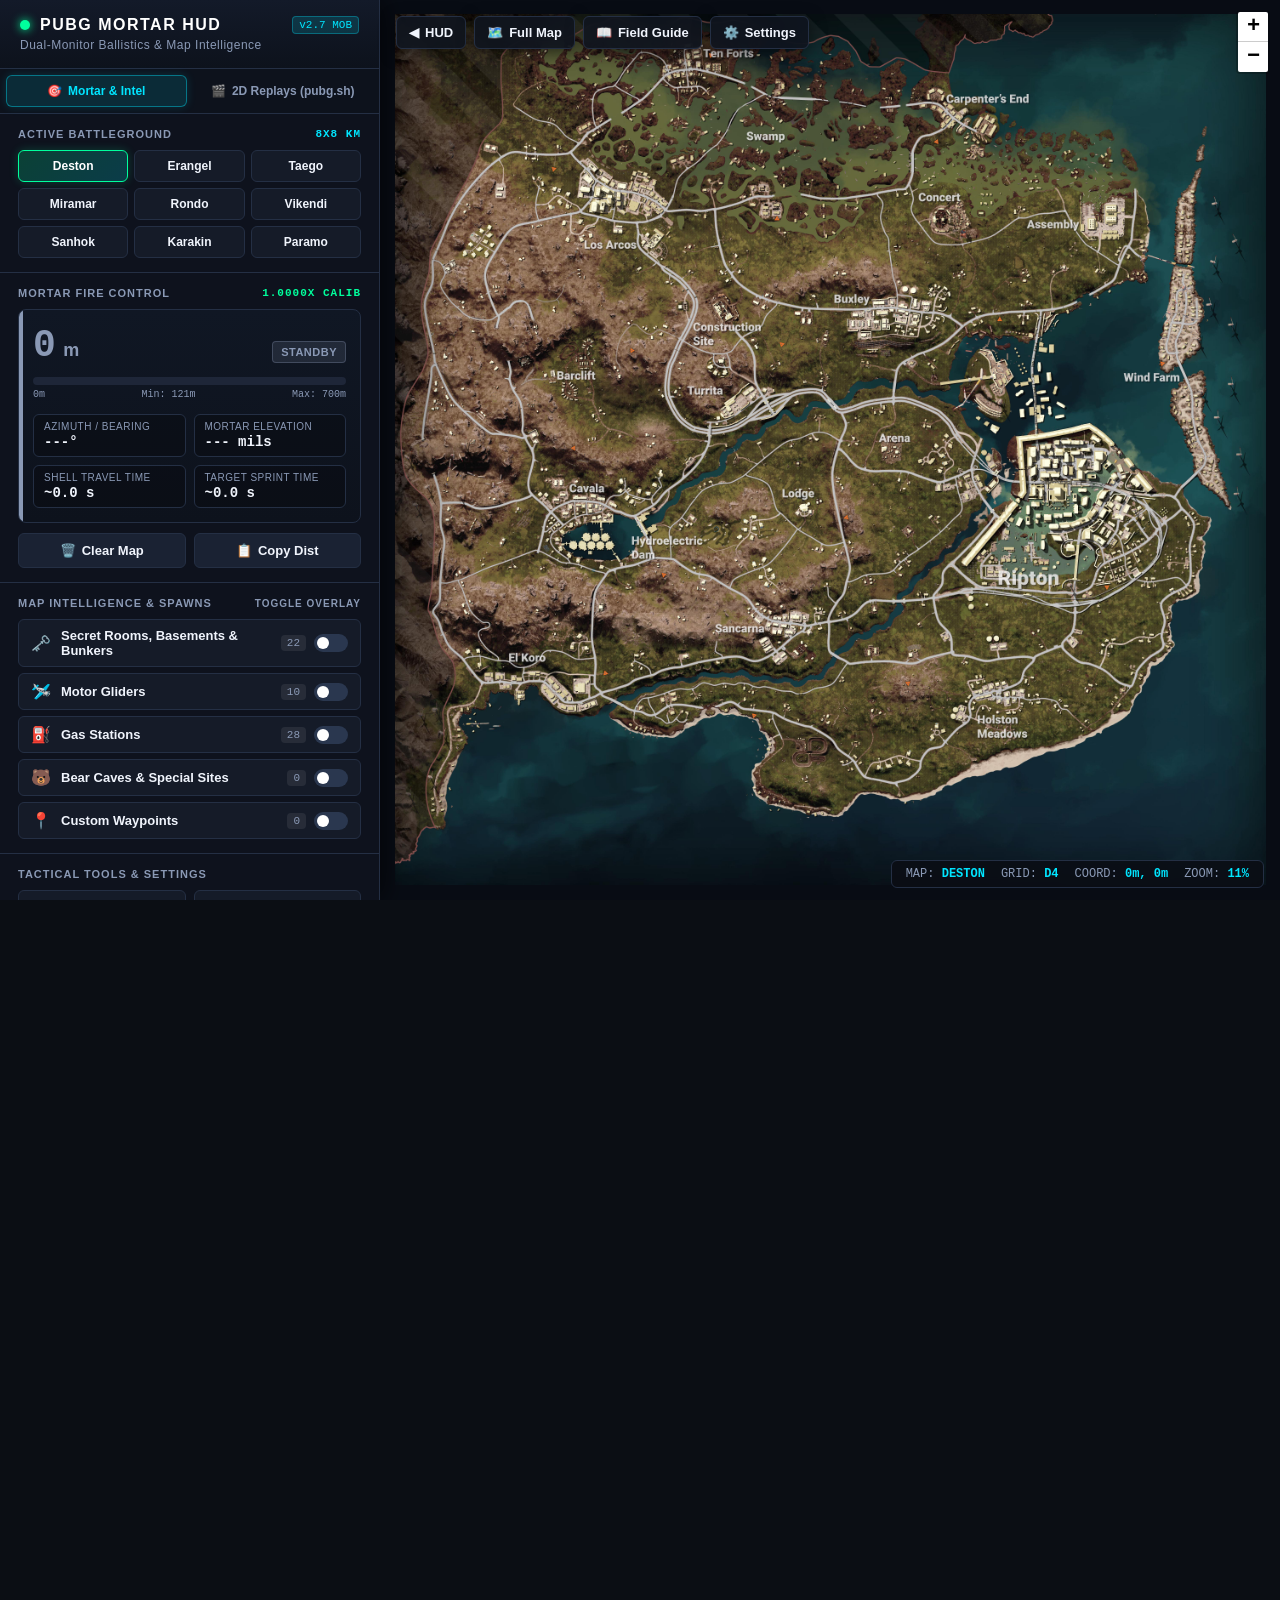
<file: index.html>
<!DOCTYPE html>
<html lang="en">
<head>
  <meta charset="UTF-8">
  <meta name="viewport" content="width=device-width, initial-scale=1.0">
  <title>PUBG Tactical Mortar Computer & Interactive Map</title>
  <script>
    (function() {
      try {
        var t = localStorage.getItem('pubg_site_theme') || 'tactical';
        document.documentElement.setAttribute('data-theme', t);
      } catch(e) {}
    })();
  </script>
  <link rel="stylesheet" href="assets/leaflet.css">
  <link rel="stylesheet" href="style.css?v=2.7">
</head>
<body>
  <div id="app-container">
    <!-- LEFT SIDEBAR -->
    <aside id="sidebar">
      <!-- HEADER -->
      <div class="sidebar-header">
        <div class="brand-row">
          <div class="brand-title">
            <div class="radar-dot"></div>
            <span>PUBG MORTAR HUD</span>
          </div>
          <div style="display: flex; align-items: center; gap: 8px;">
            <span class="version-badge">v2.7 MOB</span>
            <button id="mobile-sidebar-close-btn" class="mobile-sidebar-close-btn" title="Close HUD">✕</button>
          </div>
        </div>
        <div class="tagline">Dual-Monitor Ballistics & Map Intelligence</div>
      </div>

      <!-- SIDEBAR MODE TABS -->
      <div class="sidebar-tab-switcher">
        <button class="sidebar-tab-btn active" id="tab-btn-mortar">
          <span>🎯</span> Mortar & Intel
        </button>
        <button class="sidebar-tab-btn" id="tab-btn-replay">
          <span>🎬</span> 2D Replays (pubg.sh)
        </button>
      </div>

      <!-- VIEW 1: MORTAR & INTEL VIEW -->
      <div id="mortar-sidebar-view" class="sidebar-view-pane active">
        <!-- MAP SELECTION -->
        <div class="section-block">
          <div class="section-label">
            <span>Active Battleground</span>
            <span id="map-size-label" style="font-family: var(--font-mono); color: var(--accent-cyan);">8x8 KM</span>
          </div>
        <div class="map-selector-grid">
          <button class="map-btn active" data-map="deston">Deston</button>
          <button class="map-btn" data-map="erangel">Erangel</button>
          <button class="map-btn" data-map="taego">Taego</button>
          <button class="map-btn" data-map="miramar">Miramar</button>
          <button class="map-btn" data-map="rondo">Rondo</button>
          <button class="map-btn" data-map="vikendi">Vikendi</button>
          <button class="map-btn" data-map="sanhok">Sanhok</button>
          <button class="map-btn" data-map="karakin">Karakin</button>
          <button class="map-btn" data-map="paramo">Paramo</button>
        </div>
      </div>

      <!-- MORTAR FIRING COMPUTER -->
      <div class="section-block">
        <div class="section-label">
          <span>Mortar Fire Control</span>
          <span id="calib-indicator" style="font-family: var(--font-mono); color: var(--accent-green);">1.000x CALIB</span>
        </div>

        <div class="ballistics-panel standby" id="ballistics-panel">
          <div class="digital-readout-row">
            <div>
              <span class="distance-number" id="distance-readout">0</span>
              <span class="unit-label">m</span>
            </div>
            <div class="status-badge status-standby" id="range-status-badge">Standby</div>
          </div>

          <!-- RANGE BAR -->
          <div class="range-bar-container">
            <div class="range-bar-track">
              <div class="range-bar-fill" id="range-bar-fill"></div>
            </div>
            <div class="range-labels">
              <span>0m</span>
              <span>Min: 121m</span>
              <span>Max: 700m</span>
            </div>
          </div>

          <!-- TELEMETRY STATS -->
          <div class="telemetry-grid">
            <div class="telemetry-card">
              <div class="telemetry-title">Azimuth / Bearing</div>
              <div class="telemetry-val" id="bearing-val">---°</div>
            </div>
            <div class="telemetry-card">
              <div class="telemetry-title">Mortar Elevation</div>
              <div class="telemetry-val" id="elevation-val">--- mils</div>
            </div>
            <div class="telemetry-card">
              <div class="telemetry-title">Shell Travel Time</div>
              <div class="telemetry-val" id="flight-time-val">~0.0 s</div>
            </div>
            <div class="telemetry-card">
              <div class="telemetry-title">Target Sprint Time</div>
              <div class="telemetry-val" id="sprint-time-val">~0.0 s</div>
            </div>
          </div>
        </div>

        <div class="action-row">
          <button class="btn-primary danger" id="clear-markers-btn" title="Clear Mortar and Target (Shortcut: C or Space)">
            <span>🗑️</span> Clear Map
          </button>
          <button class="btn-primary" id="copy-distance-btn" title="Copy exact distance to clipboard">
            <span>📋</span> Copy Dist
          </button>
        </div>
      </div>

      <!-- POI & SPAWN TOGGLES -->
      <div class="section-block">
        <div class="section-label">
          <span>Map Intelligence & Spawns</span>
          <span style="font-size: 10px; color: var(--text-muted);">Toggle Overlay</span>
        </div>
        <div class="filter-list">
          <label class="filter-item">
            <div class="filter-left">
              <span class="filter-icon">🗝️</span>
              <span>Secret Rooms, Basements & Bunkers</span>
            </div>
            <div style="display: flex; align-items: center; gap: 8px;">
              <span class="filter-count" id="count-secret-rooms">0</span>
              <label class="custom-switch">
                <input type="checkbox" id="toggle-secret-rooms">
                <span class="switch-slider"></span>
              </label>
            </div>
          </label>

          <label class="filter-item">
            <div class="filter-left">
              <span class="filter-icon">🛩️</span>
              <span>Motor Gliders</span>
            </div>
            <div style="display: flex; align-items: center; gap: 8px;">
              <span class="filter-count" id="count-gliders">0</span>
              <label class="custom-switch">
                <input type="checkbox" id="toggle-gliders">
                <span class="switch-slider"></span>
              </label>
            </div>
          </label>

          <label class="filter-item">
            <div class="filter-left">
              <span class="filter-icon">⛽</span>
              <span>Gas Stations</span>
            </div>
            <div style="display: flex; align-items: center; gap: 8px;">
              <span class="filter-count" id="count-gas-stations">0</span>
              <label class="custom-switch">
                <input type="checkbox" id="toggle-gas-stations">
                <span class="switch-slider"></span>
              </label>
            </div>
          </label>

          <label class="filter-item">
            <div class="filter-left">
              <span class="filter-icon">🐻</span>
              <span>Bear Caves & Special Sites</span>
            </div>
            <div style="display: flex; align-items: center; gap: 8px;">
              <span class="filter-count" id="count-special">0</span>
              <label class="custom-switch">
                <input type="checkbox" id="toggle-special">
                <span class="switch-slider"></span>
              </label>
            </div>
          </label>

          <label class="filter-item">
            <div class="filter-left">
              <span class="filter-icon">📍</span>
              <span>Custom Waypoints</span>
            </div>
            <div style="display: flex; align-items: center; gap: 8px;">
              <span class="filter-count" id="count-custom">0</span>
              <label class="custom-switch">
                <input type="checkbox" id="toggle-custom">
                <span class="switch-slider"></span>
              </label>
            </div>
          </label>
        </div>
      </div>

      <!-- TACTICAL TOOLS -->
      <div class="section-block">
        <div class="section-label">
          <span>Tactical Tools & Settings</span>
        </div>
        <div class="tools-grid">
          <button class="tool-card-btn" id="tool-flightpath-btn" title="Plot Plane Flight Route and Parachute Drop Corridor">
            <span class="tool-icon">✈️</span>
            <span class="tool-text">Flight Path</span>
          </button>
          <button class="tool-card-btn" id="tool-grid-btn" title="Toggle 1000m and 100m tactical grid lines">
            <span class="tool-icon">📐</span>
            <span class="tool-text">Grid Overlay</span>
          </button>
          <button class="tool-card-btn" id="tool-calibrate-btn" title="Calibrate Map Scale with In-Game Mortar Shots">
            <span class="tool-icon">🎯</span>
            <span class="tool-text">Calibrate</span>
          </button>
          <button class="tool-card-btn" id="tool-editmode-btn" title="Right-click anywhere to add, or left-click to edit/delete any marker">
            <span class="tool-icon">✏️</span>
            <span class="tool-text">Edit Markers</span>
          </button>
          <button class="tool-card-btn" id="tool-export-btn" title="Save & share your calibrated config with friends">
            <span class="tool-icon">💾</span>
            <span class="tool-text">Share / Export</span>
          </button>
          <button class="tool-card-btn" id="tool-replays-btn" title="2D Match Replays & Player Tracker (pubg.sh) (Shortcut: R)" style="border-color: rgba(0, 229, 255, 0.4); background: rgba(0, 229, 255, 0.08);">
            <span class="tool-icon">🎬</span>
            <span class="tool-text" style="color: #00e5ff; font-weight: bold;">2D Replay</span>
          </button>
          <button class="tool-card-btn" id="tool-fullscreen-btn" title="Toggle Fullscreen on 2nd monitor">
            <span class="tool-icon">⛶</span>
            <span class="tool-text">Fullscreen</span>
          </button>
        </div>
      </div>
      </div>
      <!-- END #mortar-sidebar-view -->

      <!-- VIEW 2: PUBG.SH 2D REPLAY & ROSTER SIDEBAR VIEW -->
      <div id="replay-sidebar-view" class="sidebar-view-pane" style="display: none;">
        <!-- SEARCH BOX SECTION -->
        <div class="section-block replay-side-search-box">
          <div class="section-label">
            <span>Player Match Search</span>
            <span style="font-size: 10px; color: #46d369; font-weight: bold; background: rgba(70, 211, 105, 0.12); border: 1px solid rgba(70, 211, 105, 0.35); padding: 1px 6px; border-radius: 4px;">🟢 KRAFTON OFFICIAL API</span>
          </div>

          <!-- Platform Selector Pills -->
          <div class="replay-platform-pills">
            <button class="platform-pill active" data-shard="steam">Steam</button>
            <button class="platform-pill" data-shard="kakao">Kakao</button>
            <button class="platform-pill" data-shard="xbox">Xbox</button>
            <button class="platform-pill" data-shard="psn">PSN</button>
          </div>

          <!-- Player Input Row -->
          <div class="replay-input-group">
            <input type="text" id="sidebar-replay-input" class="form-input" placeholder="Enter PUBG player nickname..." autocomplete="off">
            <button class="btn-primary" id="sidebar-replay-search-btn" title="Search player match history">
              <span>🔍</span>
            </button>
          </div>

          <!-- RECENT VALID PLAYERS HISTORY CHIPS (MAX 5) -->
          <div id="search-history-container" class="search-history-container" style="display: none;">
            <div class="history-label">Recent Players:</div>
            <div id="search-history-chips" class="search-history-chips"></div>
          </div>

          <div id="sidebar-replay-status" class="sidebar-replay-status">
            Search any player on Steam/Console to stream official 2D match replays.
          </div>
        </div>

        <!-- KRAFTON OFFICIAL PLAYER PROFILE & CAREER STATS CARD -->
        <div id="player-profile-card" class="player-profile-card" style="display: none;">
          <div class="profile-header-card">
            <div class="profile-header-main">
              <div class="profile-avatar-box">🪖</div>
              <div class="profile-text-meta">
                <div class="profile-name-row">
                  <span id="profile-player-name" class="profile-player-name">--</span>
                  <span id="profile-survival-level" class="survival-level-badge" style="display: none;" title="PUBG Survival Mastery Level"><img src="assets/tier_1.png" class="survival-tier-img" alt="Tier" /> LVL --</span>
                  <span class="official-verified-badge" title="Verified via Official Krafton PUBG Developer API">✓ OFFICIAL API</span>
                </div>
                <div class="profile-clan-row" id="profile-clan-row" style="display: none;">
                  <span class="clan-tag-badge" id="profile-clan-tag">--</span>
                  <span class="clan-name-text" id="profile-clan-name">--</span>
                  <span class="clan-level-badge" id="profile-clan-level">LVL --</span>
                </div>
              </div>
            </div>
          </div>

          <!-- Ranked Tier Banner -->
          <div id="profile-ranked-banner" class="profile-ranked-banner" style="display: none;">
            <div class="ranked-left">
              <span class="ranked-icon">🎖️</span>
              <div>
                <div class="ranked-tier-name" id="profile-ranked-tier">GOLD II</div>
                <div class="ranked-rp-sub" id="profile-ranked-rp">2,001 RP</div>
              </div>
            </div>
            <div class="ranked-right">
              <div class="ranked-stat-pill">Top 10: <b id="profile-ranked-top10">--</b></div>
              <div class="ranked-stat-pill">Avg Rank: <b id="profile-ranked-rank">--</b></div>
            </div>
          </div>

          <!-- Career Stats Accordion / Section -->
          <div class="profile-career-section">
            <div class="profile-career-header">
              <span id="profile-career-title">CAREER STATS</span>
              <span id="profile-total-matches-badge" class="profile-matches-badge">0 Matches</span>
            </div>

            <!-- Match Type Switcher: Normal vs Ranked -->
            <div class="profile-category-pills">
              <button class="profile-category-pill active" data-category="normal">🎮 Normal Match</button>
              <button class="profile-category-pill" data-category="ranked">🎖️ Ranked Match</button>
            </div>

            <!-- Career Game Mode Tabs -->
            <div class="profile-modes-tabs">
              <button class="profile-mode-tab active" data-pmode="squad">Squad</button>
              <button class="profile-mode-tab" data-pmode="squad-fpp">Squad FPP</button>
              <button class="profile-mode-tab" data-pmode="duo">Duo</button>
              <button class="profile-mode-tab" data-pmode="solo">Solo</button>
            </div>

            <!-- Profile Date / Time Window Selector -->
            <div class="profile-date-filter-row">
              <div class="profile-date-chips">
                <button class="profile-date-chip active" data-pdays="0">All Time (Lifetime)</button>
                <button class="profile-date-chip" data-pdays="1">Today ⏱️</button>
                <button class="profile-date-chip" data-pdays="7">7 Days</button>
                <button class="profile-date-chip" data-pdays="30">30 Days</button>
              </div>
              <div class="date-slider-wrap profile-slider-wrap">
                <span class="date-slider-label">Scope: <b id="profile-date-slider-val">All Time (Lifetime)</b></span>
                <input type="range" id="profile-date-slider" min="0" max="60" value="0" class="date-slider-input" title="Slide to filter profile statistics by recency (in days)">
              </div>
            </div>

            <!-- Career Stats Grid -->
            <div class="profile-stats-grid" id="profile-stats-grid"></div>

            <!-- Classified Intel Dossier Trigger Button -->
            <div style="padding: 10px 14px 4px 14px;">
              <button id="open-player-intel-btn" class="classified-dossier-btn" title="View Full Classified Account Dossier (Hidden Stats, Friendly Kills, Suicides, Odometry, etc.)">
                <span class="dossier-btn-icon">📁</span>
                <span class="dossier-btn-text">CLASSIFIED ACCOUNT DOSSIER</span>
                <span class="dossier-btn-badge">RAW DATA</span>
              </button>
            </div>
          </div>
        </div>

        <!-- SUB-VIEW A: MATCHES LIST -->
        <div id="replay-view-matches" class="replay-subpane">
          <div class="section-block" style="padding-bottom: 8px;">
            <div class="replay-matches-header">
              <span id="replay-matches-count-label" style="font-size: 12px; font-weight: bold; color: var(--text-muted);">Recent Matches</span>
              <div class="replay-mode-filters">
                <button class="mode-filter-chip active" data-filter="all">All</button>
                <button class="mode-filter-chip" data-filter="ranked">🎖️ Ranked</button>
                <button class="mode-filter-chip" data-filter="normal">Normal</button>
                <button class="mode-filter-chip" data-filter="squad">Squad</button>
                <button class="mode-filter-chip" data-filter="duo">Duo</button>
                <button class="mode-filter-chip" data-filter="solo">Solo</button>
              </div>
            </div>

            <!-- Date / Recency Filter -->
            <div class="replay-date-filter-row">
              <div class="date-filter-chips">
                <button class="date-filter-chip active" data-days="0">All Time</button>
                <button class="date-filter-chip" data-days="1">Today ⏱️</button>
                <button class="date-filter-chip" data-days="7">7 Days</button>
                <button class="date-filter-chip" data-days="30">30 Days</button>
              </div>
            </div>
          </div>
          <div id="sidebar-matches-list" class="sidebar-matches-list">
            <div class="empty-matches-prompt">
              <span style="font-size: 28px;">🎮</span>
              <p>Type any PUBG player's name above and hit Search to view their match history and play 2D replays.</p>
            </div>
          </div>
        </div>
      </div>
      <!-- END #replay-sidebar-view -->
    </aside>

    <!-- MOBILE BACKDROP OVERLAY -->
    <div id="sidebar-mobile-backdrop" class="sidebar-mobile-backdrop"></div>

    <!-- MAIN MAP VIEWPORT -->
    <main id="map-viewport">
      <!-- CLEAN PRO FLOATING QUICK CONTROLS -->
      <div class="map-floating-controls">
        <button class="map-floating-btn" id="toggle-sidebar-btn" title="Toggle Sidebar HUD (Shortcut: H)">
          <span id="sidebar-toggle-icon">◀</span> <span id="sidebar-toggle-text">HUD</span>
        </button>
        <button class="map-floating-btn" id="full-map-view-btn" title="Reset to Full Map View (Shortcut: M)">
          <span>🗺️</span> Full Map
        </button>
        <button class="map-floating-btn" id="open-guide-btn" title="Tactical Field Guide & Map Legend">
          <span>📖</span> Field Guide
        </button>
        <button class="map-floating-btn" id="open-settings-btn" title="Tactical Map & Replay Settings">
          <span>⚙️</span> Settings
        </button>
      </div>

      <!-- FLOATING MODE BANNER -->
      <div class="floating-mode-indicator" id="mode-indicator">
        <span id="mode-indicator-text">MODE ACTIVE</span>
        <button id="cancel-mode-btn" style="background: none; border: none; cursor: pointer; font-weight: bold; margin-left: 8px;">✕ Cancel</button>
      </div>

      <!-- REPLAY KILLFEED TICKER -->
      <div id="replay-killfeed" class="replay-killfeed" style="display: none;"></div>

      <!-- REPLAY TIMELINE CONTROLLER BAR (BOTTOM PUBG.SH LAYOUT) -->
      <div id="replay-controller-bar" class="replay-controller-bar" style="display: none;">
        <div class="replay-meta-left">
          <div id="replay-match-date" class="replay-match-date">Match Replay</div>
          <div id="replay-match-placement" class="replay-match-placement"><b id="replay-meta-rank">--</b>, <b id="replay-meta-kills">0 kills</b></div>
        </div>

        <div class="replay-timeline-center">
          <div class="replay-playhead-readout">
            <span id="replay-current-time">00:00.0</span>
          </div>
          <div class="replay-slider-track-wrap">
            <input type="range" id="replay-scrub-slider" min="0" max="100" value="0" step="0.1" class="replay-slider">
            <div id="replay-kill-marks" class="replay-kill-marks"></div>
          </div>
        </div>

        <div class="replay-controls-right">
          <button id="replay-play-btn" class="replay-play-btn" title="Play / Pause (Space)">▶</button>
          <div class="replay-speed-selector">
            <button class="replay-speed-btn" data-speed="1">1x</button>
            <button class="replay-speed-btn" data-speed="2">2x</button>
            <button class="replay-speed-btn active" data-speed="5">5x</button>
            <button class="replay-speed-btn" data-speed="10">10x</button>
            <button class="replay-speed-btn" data-speed="20">20x</button>
          </div>
          <button class="replay-hud-btn" id="toggle-right-hud-btn" title="Toggle Spectator Roster & Dossier (Right Side)">
            <span>📋</span> Roster
          </button>
          <button class="replay-hud-btn" id="replay-settings-btn" title="Replay Display Settings">
            <span>⚙️</span>
          </button>
          <button id="replay-exit-btn" class="replay-exit-btn" title="Exit Replay Mode">✕ Exit</button>
        </div>
      </div>

      <!-- ICONIC PUBG.SH ALIVE BADGE (TOP-LEFT OF MAP) -->
      <div id="replay-alive-hud" class="replay-alive-hud" style="display: none;">
        <span id="replay-alive-count" class="alive-num">--</span>
        <span class="alive-text">ALIVE</span>
      </div>

      <!-- LEAFLET MAP -->
      <div id="leaflet-map"></div>

      <!-- FLOATING HUD STATUS BAR -->
      <div class="hud-coords-bar">
        <span>MAP: <b id="hud-map-name">DESTON</b></span>
        <span>GRID: <b id="hud-grid-coord">D4</b></span>
        <span>COORD: <b id="hud-xy-coord">0m, 0m</b></span>
        <span>ZOOM: <b id="hud-zoom-val">100%</b></span>
      </div>
    </main>

    <!-- RIGHT SIDE SPECTATOR & DOSSIER HUD -->
    <aside id="replay-right-hud" class="replay-right-hud" style="display: none;">
      <div class="right-hud-header">
        <button id="roster-back-to-matches-btn" class="hud-back-btn" title="Back to Matches List">
          <span>◀</span> Back to Matches
        </button>
        <button id="close-right-hud-btn" class="hud-close-btn" title="Close Panel">✕</button>
      </div>

      <div class="right-hud-content">
        <!-- Active Match Header Meta -->
        <div class="section-block replay-roster-header-box" style="margin: 8px 12px 6px 12px;">
          <div class="active-match-meta">
            <div class="match-meta-row">
              <span id="active-match-map" class="meta-map-badge">TAEGO</span>
              <span id="active-match-mode" class="meta-mode-badge">SQUAD</span>
              <span id="active-match-time" class="meta-time">28m 24s</span>
            </div>
            <div class="match-meta-stats" style="margin-top: 6px;">
              <span>Spectating: <b id="tracking-player-name" style="color: #ffea00;">--</b></span>
              <span id="tracking-player-stats" style="font-size: 11px; color: var(--text-muted);">🎯 0 Kills</span>
            </div>
          </div>
        </div>

        <!-- OPERATIVE TELEMETRY DOSSIER (DEEP TELEMETRY & ANTI-CHEAT ANALYSIS) -->
        <div id="roster-player-dossier" class="player-dossier-card" style="display: none;">
          <div class="dossier-header">
            <div class="dossier-avatar" id="dossier-avatar">⭐</div>
            <div class="dossier-names">
              <div style="display: flex; align-items: center; gap: 6px;">
                <div class="dossier-player-name" id="dossier-name">--</div>
                <span id="dossier-survival-level" class="survival-level-badge" style="display: none;"><img src="assets/tier_1.png" class="survival-tier-img" alt="Tier" /> LVL --</span>
              </div>
              <div class="dossier-team-tag" id="dossier-tag">Squad #--</div>
            </div>
            <div class="dossier-status-pill" id="dossier-status">ALIVE</div>
          </div>

          <!-- Live Vitals: HP & Boost Bars -->
          <div class="dossier-vitals">
            <div class="vital-row">
              <div class="vital-label">
                <span>HEALTH</span>
                <b id="dossier-hp-val">100 / 100</b>
              </div>
              <div class="vital-bar-track">
                <div class="vital-bar-fill hp" id="dossier-hp-bar" style="width: 100%;"></div>
              </div>
            </div>
            <div class="vital-row">
              <div class="vital-label">
                <span>BOOST GAUGE</span>
                <b id="dossier-boost-val" style="color: #ffb703;">0%</b>
              </div>
              <div class="vital-bar-track">
                <div class="vital-bar-fill boost" id="dossier-boost-bar" style="width: 0%;"></div>
              </div>
            </div>
          </div>

          <!-- Tactical Equipment (Helmet, Armor, Backpack) -->
          <div class="dossier-gear-grid">
            <div class="gear-slot" id="gear-helmet">
              <span class="gear-icon">🪖</span>
              <div class="gear-info">
                <span class="gear-type">HELMET</span>
                <span class="gear-name" id="dossier-helmet">None</span>
              </div>
            </div>
            <div class="gear-slot" id="gear-vest">
              <span class="gear-icon">🛡️</span>
              <div class="gear-info">
                <span class="gear-type">ARMOR</span>
                <span class="gear-name" id="dossier-vest">None</span>
              </div>
            </div>
            <div class="gear-slot" id="gear-backpack">
              <span class="gear-icon">🎒</span>
              <div class="gear-info">
                <span class="gear-type">BACKPACK</span>
                <span class="gear-name" id="dossier-backpack">None</span>
              </div>
            </div>
          </div>

          <!-- Weapon Loadout -->
          <div class="dossier-weapons-section">
            <span class="dossier-section-title">EQUIPPED ARSENAL</span>
            <div class="dossier-weapons-list" id="dossier-weapons-list">
              <span class="empty-weapon-text">No equipped weapons</span>
            </div>
          </div>

          <!-- Anti-Cheat & Combat Anomaly Heuristics -->
          <div class="dossier-integrity" id="dossier-integrity-box">
            <div class="integrity-badge normal" id="dossier-integrity-badge">
              <span id="dossier-integrity-icon">🛡️</span>
              <span id="dossier-integrity-title">NORMAL PLAYSTYLE</span>
            </div>
            <div class="integrity-metrics" id="dossier-integrity-metrics">
              <span>HS Kill: <b id="dossier-hs-rate">0%</b></span>
              <span>Longest: <b id="dossier-longest-kill">0m</b></span>
              <span>Dmg: <b id="dossier-total-dmg">0</b></span>
            </div>
          </div>

          <!-- Inspect Full Account Intel Button for Tracked Player -->
          <button id="roster-view-full-intel-btn" class="classified-dossier-btn" style="margin-top: 10px;" title="View Full Classified Account Dossier for this player">
            <span class="dossier-btn-icon">📁</span>
            <span class="dossier-btn-text">INSPECT FULL ACCOUNT INTEL</span>
            <span class="dossier-btn-badge">RAW DATA</span>
          </button>
        </div>

        <!-- Roster Search & Filter -->
        <div class="section-block" style="padding: 8px 12px; margin: 4px 12px;">
          <input type="text" id="roster-search-input" class="form-input" placeholder="Filter player in roster..." style="font-size: 12px; height: 32px;">
        </div>

        <!-- Squad Roster List -->
        <div id="sidebar-roster-list" class="sidebar-roster-list" style="padding: 0 12px 20px 12px;"></div>
      </div>
    </aside>
  </div>

  <!-- CALIBRATION MODAL -->
  <div class="modal-overlay" id="modal-calibration">
    <div class="modal-box">
      <div class="modal-header">
        <div class="modal-title"><span>🎯</span> In-Game Scale Calibration</div>
        <button class="modal-close-btn" data-close="modal-calibration">&times;</button>
      </div>
      <div class="modal-body">
        <p>If PUBG changes map scales or mortar trajectory calculations in an update, you can calibrate this tool using real in-game mortar test shots.</p>

        <div class="calibration-step-box">
          <div class="step-header">Option 1: Two-Shot Mortar Test (Recommended)</div>
          <p style="font-size: 12px; margin-bottom: 8px;">
            1. Deploy a mortar in-game.<br>
            2. Fire 1st shot at minimum range (<b>121m</b>).<br>
            3. Fire 2nd shot at maximum range (<b>700m</b>).<br>
            4. Click "Start 2-Shot Calibration" below, then click your mortar position and both shell impact craters on the map!
          </p>
          <button class="btn-primary" id="start-two-shot-calib-btn" style="width: 100%;">
            <span>🎯</span> Start In-Game 2-Shot Calibration
          </button>
        </div>

        <div class="calibration-step-box">
          <div class="step-header">Option 2: Manual Reference Scale Factor</div>
          <div class="form-group" style="margin-bottom: 0;">
            <label class="form-label">Scale Multiplier (Default: 1.0000)</label>
            <div style="display: flex; gap: 8px;">
              <input type="number" id="manual-scale-input" class="form-input" step="0.001" value="1.000">
              <button class="btn-primary" id="apply-manual-scale-btn" style="flex: none; width: 120px;">Apply</button>
            </div>
          </div>
        </div>

        <div style="display: flex; justify-content: space-between; align-items: center; margin-top: 10px;">
          <span style="font-size: 12px; color: var(--text-muted);">Current Active Scale: <b id="current-calib-display" style="color: var(--accent-green);">1.0000x</b></span>
          <button class="btn-primary danger" id="reset-calib-btn" style="flex: none;">Reset to Default</button>
        </div>
      </div>
      <div class="modal-footer">
        <button class="btn-primary" data-close="modal-calibration">Done</button>
      </div>
    </div>
  </div>

  <!-- CUSTOM MARKER EDIT/ADD MODAL -->
  <div class="modal-overlay" id="modal-marker">
    <div class="modal-box">
      <div class="modal-header">
        <div class="modal-title" id="marker-modal-title"><span>📍</span> Custom Tactical Marker</div>
        <button class="modal-close-btn" data-close="modal-marker">&times;</button>
      </div>
      <div class="modal-body">
        <input type="hidden" id="marker-edit-id">
        <input type="hidden" id="marker-edit-x">
        <input type="hidden" id="marker-edit-y">

        <div class="form-group">
          <label class="form-label">Marker Title / Label</label>
          <input type="text" id="marker-input-title" class="form-input" placeholder="e.g. Secret Room Roof Access">
        </div>

        <div class="form-group">
          <label class="form-label">Category</label>
          <select id="marker-input-type" class="form-select">
            <option value="secret_room">🗝️ Secret Room / Basement / Bunker</option>
            <option value="glider">🛩️ Motor Glider</option>
            <option value="gas_station">⛽ Gas Station</option>
            <option value="special">🐻 Bear Cave / Special Site</option>
            <option value="custom">📍 Custom Waypoint / Note</option>
          </select>
        </div>

        <div class="form-group">
          <label class="form-label">Tactical Notes & Intel</label>
          <textarea id="marker-input-desc" class="form-textarea" placeholder="e.g. Drone hole on western exterior wall. Guaranteed Level 3 helmet."></textarea>
        </div>

        <div style="font-size: 11px; color: var(--text-muted); font-family: var(--font-mono);">
          Location: <span id="marker-coords-preview">X: 0m, Y: 0m</span>
        </div>
      </div>
      <div class="modal-footer">
        <button class="btn-primary danger" id="marker-delete-btn" style="display: none; margin-right: auto;">Delete</button>
        <button class="btn-primary" data-close="modal-marker">Cancel</button>
        <button class="btn-primary" id="marker-save-btn" style="background: var(--accent-green); color: #000; font-weight: 700;">Save Marker</button>
      </div>
    </div>
  </div>

  <!-- EXPORT / IMPORT CONFIG MODAL -->
  <div class="modal-overlay" id="modal-export">
    <div class="modal-box">
      <div class="modal-header">
        <div class="modal-title"><span>💾</span> Share / Backup Configuration</div>
        <button class="modal-close-btn" data-close="modal-export">&times;</button>
      </div>
      <div class="modal-body">
        <p>Save all your custom map calibrations, corrected vehicle spawns, and secret room pins into a single file to share with teammates.</p>

        <div class="calibration-step-box">
          <div class="step-header">Export Configuration File</div>
          <p style="font-size: 12px; margin-bottom: 8px;">Downloads a <code>pubg_tactical_config.json</code> file with all your custom pins and scales.</p>
          <button class="btn-primary" id="export-download-btn" style="width: 100%;">
            <span>📥</span> Download Config File (.json)
          </button>
        </div>

        <div class="calibration-step-box">
          <div class="step-header">Import Configuration File</div>
          <p style="font-size: 12px; margin-bottom: 8px;">Load a configuration file shared by a teammate.</p>
          <input type="file" id="import-file-input" accept=".json" style="display: none;">
          <button class="btn-primary" id="import-browse-btn" style="width: 100%;">
            <span>📤</span> Choose File to Import
          </button>
        </div>
      </div>
      <div class="modal-footer">
        <button class="btn-primary" data-close="modal-export">Close</button>
      </div>
    </div>
  </div>

  <!-- CLASSIFIED PLAYER INTEL & HIDDEN ACCOUNT DOSSIER MODAL -->
  <div class="modal-overlay" id="modal-player-intel">
    <div class="modal-box modal-box-intel">
      <div class="modal-header intel-modal-header">
        <div class="modal-title">
          <span class="intel-badge-icon">🪖</span>
          <span id="intel-modal-title">CLASSIFIED OPERATIVE DOSSIER</span>
        </div>
        <button class="modal-close-btn" data-close="modal-player-intel">&times;</button>
      </div>

      <div class="modal-body intel-modal-body">
        <!-- Top Identity & Security Clearance Bar -->
        <div class="intel-id-banner">
          <div class="intel-avatar-box" id="intel-avatar-icon">⭐</div>
          <div class="intel-id-details">
            <div class="intel-name-row">
              <span class="intel-player-name" id="intel-player-name">--</span>
              <span id="intel-survival-badge" class="survival-level-badge" style="display: none;"><img src="assets/tier_1.png" class="survival-tier-img" alt="Tier" /> LVL --</span>
              <span class="intel-verdict-pill" id="intel-account-type">VERIFIED STEAM HUMAN</span>
              <span class="intel-clan-tag" id="intel-clan-tag" style="display: none;">[CLAN]</span>
            </div>
            <div class="intel-sub-id-row">
              <span class="intel-account-id-label">MASTER ID:</span>
              <code class="intel-account-id-val" id="intel-account-id">account.--------------------------------</code>
              <button class="intel-copy-id-btn" id="intel-copy-id-btn" title="Copy Account ID">📋 Copy</button>
              <span class="intel-platform-pill" id="intel-platform">STEAM</span>
            </div>
          </div>
        </div>

        <!-- Intel Category Switcher: Normal Career vs Ranked Season -->
        <div class="intel-category-pills">
          <button class="intel-category-pill active" data-icategory="normal">🎮 Normal Career Dossier</button>
          <button class="intel-category-pill" data-icategory="ranked">🎖️ Ranked Season Dossier</button>
        </div>

        <!-- Mode Selector Tabs -->
        <div class="intel-mode-tabs">
          <button class="intel-mode-tab active" data-imode="squad">Squad</button>
          <button class="intel-mode-tab" data-imode="squad-fpp">Squad FPP</button>
          <button class="intel-mode-tab" data-imode="duo">Duo</button>
          <button class="intel-mode-tab" data-imode="solo">Solo</button>
        </div>

        <!-- Intel Date / Recency Time Window Selector -->
        <div class="intel-date-filter-row">
          <div class="intel-date-chips">
            <button class="intel-date-chip active" data-idays="0">All Time (Lifetime)</button>
            <button class="intel-date-chip" data-idays="1">Today ⏱️</button>
            <button class="intel-date-chip" data-idays="7">7 Days</button>
            <button class="intel-date-chip" data-idays="30">30 Days</button>
          </div>
          <div class="date-slider-wrap intel-slider-wrap">
            <span class="date-slider-label">Dossier Scope: <b id="intel-date-slider-val">All Time (Lifetime)</b></span>
            <input type="range" id="intel-date-slider" min="0" max="60" value="0" class="date-slider-input" title="Slide to filter dossier statistics by recency (in days)">
          </div>
        </div>

        <div id="intel-loading-indicator" style="display: none; text-align: center; padding: 24px; color: var(--accent-cyan); font-family: var(--font-mono);">
          <div class="intel-spinner"></div>
          <span style="font-size: 12px; letter-spacing: 1px;">DECRYPTING KRAFTON CLASSIFIED TELEMETRY & LIFETIME LOGS...</span>
        </div>

        <div id="intel-content-sections">
          <div id="intel-normal-sections">
            <!-- Section 1: Hidden Incidents (Normally hidden by PUBG) -->
          <div class="intel-section">
            <div class="intel-section-header warning-header">
              <span>⚠️ UNCENSORED INCIDENTS & HIDDEN TELEMETRY</span>
              <span class="intel-header-note">NEVER DISPLAYED IN NORMAL IN-GAME SUMMARY</span>
            </div>
            <div class="intel-grid col-3">
              <div class="intel-card danger-card">
                <div class="intel-card-val text-red" id="intel-team-kills">0</div>
                <div class="intel-card-lbl">Team Kills (Friendly Fire) 🩸</div>
              </div>
              <div class="intel-card warning-card">
                <div class="intel-card-val text-yellow" id="intel-suicides">0</div>
                <div class="intel-card-lbl">Suicides / Self-Kills 💀</div>
              </div>
              <div class="intel-card">
                <div class="intel-card-val text-cyan" id="intel-road-kills">0</div>
                <div class="intel-card-lbl">Road Kills (Vehicles) 🚙</div>
              </div>
              <div class="intel-card">
                <div class="intel-card-val" id="intel-veh-destroys">0</div>
                <div class="intel-card-lbl">Vehicles Destroyed 💥</div>
              </div>
              <div class="intel-card">
                <div class="intel-card-val text-green" id="intel-dbnos">0</div>
                <div class="intel-card-lbl">Knockdowns (dBNOs) 🎯</div>
              </div>
              <div class="intel-card">
                <div class="intel-card-val" id="intel-weapons-looted">0</div>
                <div class="intel-card-lbl">Weapons Looted 🔫</div>
              </div>
            </div>
          </div>

          <!-- Section 2: Medical & Sustenance -->
          <div class="intel-section">
            <div class="intel-section-header">
              <span>💉 MEDICAL, SUSTENANCE & SUPPORT TELEMETRY</span>
            </div>
            <div class="intel-grid col-3">
              <div class="intel-card">
                <div class="intel-card-val text-green" id="intel-heals">0</div>
                <div class="intel-card-lbl">Medical Items Used 🩹</div>
              </div>
              <div class="intel-card">
                <div class="intel-card-val text-gold" id="intel-boosts">0</div>
                <div class="intel-card-lbl">Boosts Injected (Drinks/Pills) ⚡</div>
              </div>
              <div class="intel-card">
                <div class="intel-card-val text-cyan" id="intel-revives">0</div>
                <div class="intel-card-lbl">Teammates Revived 🤝</div>
              </div>
            </div>
          </div>

          <!-- Section 3: Odometry & Movement Distances -->
          <div class="intel-section">
            <div class="intel-section-header">
              <span>🏃 ODOMETRY & MOVEMENT TELEMETRY</span>
            </div>
            <div class="intel-grid col-3">
              <div class="intel-card">
                <div class="intel-card-val" id="intel-walk-dist">0 km</div>
                <div class="intel-card-lbl">Foot Distance (Walk/Sprint) 🥾</div>
              </div>
              <div class="intel-card">
                <div class="intel-card-val" id="intel-ride-dist">0 km</div>
                <div class="intel-card-lbl">Vehicle Driving Distance 🏎️</div>
              </div>
              <div class="intel-card">
                <div class="intel-card-val" id="intel-swim-dist">0 km</div>
                <div class="intel-card-lbl">Swimming Distance 🏊</div>
              </div>
              <div class="intel-card">
                <div class="intel-card-val text-cyan" id="intel-time-survived">0h</div>
                <div class="intel-card-lbl">Total Time Survived ⏳</div>
              </div>
              <div class="intel-card">
                <div class="intel-card-val text-gold" id="intel-longest-survived">--</div>
                <div class="intel-card-lbl">Longest Match Record 🏆</div>
              </div>
              <div class="intel-card">
                <div class="intel-card-val" id="intel-avg-survival">--</div>
                <div class="intel-card-lbl">Avg Survival / Match ⏱️</div>
              </div>
            </div>
          </div>

          <!-- Section 4: Combat Lethality & Ballistics Records -->
          <div class="intel-section">
            <div class="intel-section-header">
              <span>⚔️ COMBAT LETHALITY & BALLISTICS RECORDS</span>
            </div>
            <div class="intel-grid col-4">
              <div class="intel-card">
                <div class="intel-card-val highlight-cyan" id="intel-kd">0.00</div>
                <div class="intel-card-lbl">Kill/Death (K/D)</div>
              </div>
              <div class="intel-card">
                <div class="intel-card-val highlight-green" id="intel-adr">0</div>
                <div class="intel-card-lbl">Avg Damage (ADR)</div>
              </div>
              <div class="intel-card">
                <div class="intel-card-val highlight-gold" id="intel-win-rate">0%</div>
                <div class="intel-card-lbl">Win Rate (Wins: <b id="intel-wins">0</b>)</div>
              </div>
              <div class="intel-card">
                <div class="intel-card-val" id="intel-top10-rate">0%</div>
                <div class="intel-card-lbl">Top 10 Finish Rate</div>
              </div>
              <div class="intel-card">
                <div class="intel-card-val" id="intel-kills">0</div>
                <div class="intel-card-lbl">Total Kills</div>
              </div>
              <div class="intel-card">
                <div class="intel-card-val" id="intel-headshot-rate">0%</div>
                <div class="intel-card-lbl">Headshot Rate (<b id="intel-hs-kills">0</b> HS)</div>
              </div>
              <div class="intel-card">
                <div class="intel-card-val text-gold" id="intel-longest-kill">0m</div>
                <div class="intel-card-lbl">Longest Sniper Kill 🎯</div>
              </div>
              <div class="intel-card">
                <div class="intel-card-val text-red" id="intel-round-most-kills">0</div>
                <div class="intel-card-lbl">Most Kills in 1 Match 🔥</div>
              </div>
            </div>
          </div>

          </div><!-- end intel-normal-sections -->

          <!-- RANKED SEASON SECTIONS (Pure Ranked Data for Selected Mode) -->
          <div id="intel-ranked-sections" style="display: none;">
            <!-- Ranked Section 1: Official Krafton Competitive Standing -->
            <div class="intel-section">
              <div class="intel-section-header">
                <span>🎖️ OFFICIAL KRAFTON CURRENT SEASON RANKED STANDING</span>
              </div>
              <div class="intel-ranked-box">
                <div class="intel-ranked-tier-col">
                  <div class="intel-tier-name" id="intel-rk-tier-title">UNRANKED</div>
                  <div class="intel-rp-badge" id="intel-rk-rp-display">-- RP</div>
                  <div class="intel-best-rp" id="intel-rk-best-rp">Season Best: --</div>
                </div>
                <div class="intel-ranked-stats-col">
                  <div class="intel-ranked-stat-item"><span>Ranked Matches:</span> <b id="intel-rk-rounds">0</b></div>
                  <div class="intel-ranked-stat-item"><span>Ranked Win Rate:</span> <b id="intel-rk-win-rate">0%</b></div>
                  <div class="intel-ranked-stat-item"><span>Ranked Top 10%:</span> <b id="intel-rk-top10-rate">0%</b></div>
                  <div class="intel-ranked-stat-item"><span>Ranked K/D Ratio:</span> <b id="intel-rk-kd">0.00</b></div>
                  <div class="intel-ranked-stat-item"><span>Ranked ADR:</span> <b id="intel-rk-adr">0</b></div>
                </div>
              </div>
            </div>

            <!-- Ranked Section 2: Combat Lethality & Teamwork -->
            <div class="intel-section">
              <div class="intel-section-header">
                <span>⚔️ RANKED COMBAT & TEAMWORK METRICS</span>
              </div>
              <div class="intel-grid">
                <div class="intel-card">
                  <div class="intel-card-val highlight-gold" id="intel-rk-wins">0</div>
                  <div class="intel-card-lbl">Ranked Dinners 🏆</div>
                </div>
                <div class="intel-card">
                  <div class="intel-card-val highlight-cyan" id="intel-rk-top10s">0</div>
                  <div class="intel-card-lbl">Ranked Top 10s</div>
                </div>
                <div class="intel-card">
                  <div class="intel-card-val text-red" id="intel-rk-kills">0</div>
                  <div class="intel-card-lbl">Ranked Kills 🎯</div>
                </div>
                <div class="intel-card">
                  <div class="intel-card-val" id="intel-rk-deaths">0</div>
                  <div class="intel-card-lbl">Ranked Deaths 💀</div>
                </div>
                <div class="intel-card">
                  <div class="intel-card-val" id="intel-rk-assists">0</div>
                  <div class="intel-card-lbl">Tactical Assists 🤝</div>
                </div>
                <div class="intel-card">
                  <div class="intel-card-val" id="intel-rk-dbnos">0</div>
                  <div class="intel-card-lbl">Enemy Knocks (dBNO) 💥</div>
                </div>
                <div class="intel-card">
                  <div class="intel-card-val text-gold" id="intel-rk-revives">0</div>
                  <div class="intel-card-lbl">Teammates Revived 💉</div>
                </div>
                <div class="intel-card">
                  <div class="intel-card-val" id="intel-rk-damage">0</div>
                  <div class="intel-card-lbl">Total Damage Dealt 🩸</div>
                </div>
              </div>
            </div>

            <!-- Ranked Section 3: Weapon Accuracy & Season Peak Records -->
            <div class="intel-section">
              <div class="intel-section-header">
                <span>🎯 RANKED ACCURACY & SEASON PEAK RECORDS</span>
              </div>
              <div class="intel-grid">
                <div class="intel-card">
                  <div class="intel-card-val" id="intel-rk-headshot-rate">0%</div>
                  <div class="intel-card-lbl">Ranked HS Rate (<b id="intel-rk-hs-kills">0</b> HS)</div>
                </div>
                <div class="intel-card">
                  <div class="intel-card-val text-gold" id="intel-rk-longest-kill">0m</div>
                  <div class="intel-card-lbl">Longest Ranked Kill 🏹</div>
                </div>
                <div class="intel-card">
                  <div class="intel-card-val text-red" id="intel-rk-round-most-kills">0</div>
                  <div class="intel-card-lbl">Most Kills in 1 Match 🔥</div>
                </div>
                <div class="intel-card">
                  <div class="intel-card-val highlight-cyan" id="intel-rk-avg-rank">--</div>
                  <div class="intel-card-lbl">Average Ranked Finish #</div>
                </div>
              </div>
            </div>
          </div><!-- end intel-ranked-sections -->
        </div>
      </div>

      <div class="modal-footer">
        <button class="btn-primary" data-close="modal-player-intel">Close Dossier</button>
      </div>
    </div>
  </div>

  <!-- MODAL: FULL MATCH TELEMETRY & COMBAT INTEL (KRAFTON OFFICIAL API) -->
  <div class="modal" id="modal-match-intel">
    <div class="modal-dialog modal-lg intel-modal-dialog">
      <div class="modal-header">
        <div class="intel-header-title-wrap">
          <span class="intel-badge-icon">🎯</span>
          <div>
            <h3 id="match-intel-title">FULL MATCH TELEMETRY & COMBAT DOSSIER</h3>
            <span class="intel-subtitle">DECRYPTED OFFICIAL KRAFTON MATCH LOGS & SQUAD PARTICIPATION</span>
          </div>
        </div>
        <button class="modal-close-btn" data-close="modal-match-intel">&times;</button>
      </div>

      <div class="modal-body intel-modal-body">
        <!-- Match Meta Bar -->
        <div class="match-intel-meta-bar">
          <div class="match-meta-item">
            <span class="meta-label">MAP:</span>
            <b id="match-intel-map" class="meta-value text-cyan">Taego</b>
          </div>
          <div class="match-meta-item">
            <span class="meta-label">CATEGORY:</span>
            <b id="match-intel-category" class="meta-value">🎖️ RANKED</b>
          </div>
          <div class="match-meta-item">
            <span class="meta-label">MODE:</span>
            <b id="match-intel-mode" class="meta-value">SQUAD</b>
          </div>
          <div class="match-meta-item">
            <span class="meta-label">PLAYED:</span>
            <b id="match-intel-date" class="meta-value">--</b>
          </div>
          <div class="match-meta-item">
            <span class="meta-label">DURATION:</span>
            <b id="match-intel-duration" class="meta-value">--</b>
          </div>
          <div class="match-meta-item">
            <span class="meta-label">PLACEMENT:</span>
            <b id="match-intel-placement" class="meta-value text-gold">#1 Finish</b>
          </div>
        </div>

        <div class="intel-section">
          <div class="intel-section-header">
            <span>⚔️ INDIVIDUAL COMBAT PERFORMANCE & LETHALITY</span>
          </div>
          <div class="intel-grid">
            <div class="intel-card">
              <div class="intel-card-val text-red" id="match-intel-kills">0</div>
              <div class="intel-card-lbl">Kills 🎯</div>
            </div>
            <div class="intel-card">
              <div class="intel-card-val highlight-gold" id="match-intel-damage">0</div>
              <div class="intel-card-lbl">Damage Dealt 🩸</div>
            </div>
            <div class="intel-card">
              <div class="intel-card-val highlight-cyan" id="match-intel-dbnos">0</div>
              <div class="intel-card-lbl">Knocks (dBNO) 💥</div>
            </div>
            <div class="intel-card">
              <div class="intel-card-val" id="match-intel-assists">0</div>
              <div class="intel-card-lbl">Assists 🤝</div>
            </div>
            <div class="intel-card">
              <div class="intel-card-val" id="match-intel-headshots">0</div>
              <div class="intel-card-lbl">Headshot Kills (<b id="match-intel-hs-pct">0%</b>)</div>
            </div>
            <div class="intel-card">
              <div class="intel-card-val text-gold" id="match-intel-longest-kill">0m</div>
              <div class="intel-card-lbl">Longest Sniper Kill 🏹</div>
            </div>
            <div class="intel-card">
              <div class="intel-card-val" id="match-intel-kill-streaks">0</div>
              <div class="intel-card-lbl">Highest Kill Streak 🔥</div>
            </div>
            <div class="intel-card">
              <div class="intel-card-val" id="match-intel-kill-place">#--</div>
              <div class="intel-card-lbl">Server Kill Rank 🏅</div>
            </div>
          </div>
        </div>

        <div class="intel-section">
          <div class="intel-section-header">
            <span>🩺 SURVIVAL, LOGISTICS & MEDICAL SUSTENANCE</span>
          </div>
          <div class="intel-grid">
            <div class="intel-card">
              <div class="intel-card-val text-cyan" id="match-intel-survived">00:00</div>
              <div class="intel-card-lbl">Time Survived ⏱️</div>
            </div>
            <div class="intel-card">
              <div class="intel-card-val" id="match-intel-death-type">ALIVE</div>
              <div class="intel-card-lbl">Elimination Status 💀</div>
            </div>
            <div class="intel-card">
              <div class="intel-card-val text-gold" id="match-intel-revives">0</div>
              <div class="intel-card-lbl">Teammates Revived 💉</div>
            </div>
            <div class="intel-card">
              <div class="intel-card-val" id="match-intel-heals">0</div>
              <div class="intel-card-lbl">Medkits & Bandages (Heals) 🩹</div>
            </div>
            <div class="intel-card">
              <div class="intel-card-val" id="match-intel-boosts">0</div>
              <div class="intel-card-lbl">Energy Drinks & Painkillers ⚡</div>
            </div>
            <div class="intel-card">
              <div class="intel-card-val" id="match-intel-weapons">0</div>
              <div class="intel-card-lbl">Weapons Looted 🎒</div>
            </div>
          </div>
        </div>

        <div class="intel-section">
          <div class="intel-section-header">
            <span>🚗 MOBILITY, VEHICLES & DISTANCE ODOMETRY</span>
          </div>
          <div class="intel-grid">
            <div class="intel-card">
              <div class="intel-card-val" id="match-intel-walk">0.0 km</div>
              <div class="intel-card-lbl">Foot Patrol Distance 🚶</div>
            </div>
            <div class="intel-card">
              <div class="intel-card-val" id="match-intel-ride">0.0 km</div>
              <div class="intel-card-lbl">Vehicle Drive Distance 🏎️</div>
            </div>
            <div class="intel-card">
              <div class="intel-card-val" id="match-intel-swim">0.0 km</div>
              <div class="intel-card-lbl">Swim Distance 🏊</div>
            </div>
            <div class="intel-card">
              <div class="intel-card-val text-gold" id="match-intel-total-dist">0.0 km</div>
              <div class="intel-card-lbl">Total Odometry Distance 🗺️</div>
            </div>
            <div class="intel-card">
              <div class="intel-card-val" id="match-intel-veh-destroys">0</div>
              <div class="intel-card-lbl">Vehicles Blown Up 💣</div>
            </div>
            <div class="intel-card">
              <div class="intel-card-val" id="match-intel-road-kills">0</div>
              <div class="intel-card-lbl">Vehicular Road Kills 🚗</div>
            </div>
          </div>
        </div>

        <!-- Squad Teammates Performance Table -->
        <div class="intel-section" id="match-intel-squad-section">
          <div class="intel-section-header">
            <span>👥 SQUAD ROSTER PARTICIPATION & CONTRIBUTIONS</span>
          </div>
          <div class="match-squad-table-wrap">
            <table class="match-squad-table" id="match-intel-squad-table">
              <thead>
                <tr>
                  <th>Player Nickname</th>
                  <th>Kills</th>
                  <th>Damage</th>
                  <th>Knocks</th>
                  <th>Assists</th>
                  <th>Survived</th>
                  <th>Status</th>
                </tr>
              </thead>
              <tbody id="match-intel-squad-tbody">
              </tbody>
            </table>
          </div>
        </div>
      </div>

      <div class="modal-footer" style="display: flex; justify-content: space-between;">
        <button class="btn-primary" id="match-intel-launch-replay-btn">▶️ Launch 2D Telemetry Replay</button>
        <button class="btn-secondary" data-close="modal-match-intel">Close</button>
      </div>
    </div>
  </div>

  <!-- SETTINGS MODAL -->
  <div class="modal-overlay" id="modal-settings">
    <div class="modal-box" style="max-width: 480px;">
      <div class="modal-header">
        <div class="modal-title"><span>⚙️</span> Replay & Tactical Map Settings</div>
        <button class="modal-close-btn" data-close="modal-settings">&times;</button>
      </div>
      <div class="modal-body">
        <!-- INTERFACE THEME SELECTION -->
        <div class="settings-group" style="margin-bottom: 16px;">
          <div class="settings-group-title">INTERFACE THEME</div>
          <div class="theme-selector-grid">
            <label class="theme-card-option" data-theme-val="tactical">
              <input type="radio" name="site-theme-radio" value="tactical" class="theme-radio-input">
              <div class="theme-card-preview theme-preview-tactical">
                <div class="preview-header"></div>
                <div class="preview-body">
                  <div class="preview-box"></div>
                  <div class="preview-box"></div>
                </div>
              </div>
              <div class="theme-card-label">
                <span class="theme-name">Cyber Tactical</span>
                <span class="theme-desc">Neon cyber HUD with glassmorphism</span>
              </div>
            </label>

            <label class="theme-card-option" data-theme-val="plain-light">
              <input type="radio" name="site-theme-radio" value="plain-light" class="theme-radio-input">
              <div class="theme-card-preview theme-preview-light">
                <div class="preview-header"></div>
                <div class="preview-body">
                  <div class="preview-box"></div>
                  <div class="preview-box"></div>
                </div>
              </div>
              <div class="theme-card-label">
                <span class="theme-name">Plain White</span>
                <span class="theme-desc">Basic, minimal website (no modern vibe)</span>
              </div>
            </label>

            <label class="theme-card-option" data-theme-val="plain-dark">
              <input type="radio" name="site-theme-radio" value="plain-dark" class="theme-radio-input">
              <div class="theme-card-preview theme-preview-dark">
                <div class="preview-header"></div>
                <div class="preview-body">
                  <div class="preview-box"></div>
                  <div class="preview-box"></div>
                </div>
              </div>
              <div class="theme-card-label">
                <span class="theme-name">Minimal Dark</span>
                <span class="theme-desc">Clean flat dark mode without neon</span>
              </div>
            </label>
          </div>
        </div>

        <div class="settings-group">
          <div class="settings-group-title">2D REPLAY VISUALIZATION</div>
          <label class="settings-toggle-row">
            <div class="settings-toggle-info">
              <span class="settings-toggle-name">Bullet Tracers</span>
              <span class="settings-toggle-desc">Show cyan bullet vectors between shooter and target</span>
            </div>
            <label class="custom-switch">
              <input type="checkbox" id="setting-toggle-tracers" checked>
              <span class="switch-slider"></span>
            </label>
          </label>

          <label class="settings-toggle-row">
            <div class="settings-toggle-info">
              <span class="settings-toggle-name">Movement Route Trails</span>
              <span class="settings-toggle-desc">Draw traversed route polylines behind spectated player</span>
            </div>
            <label class="custom-switch">
              <input type="checkbox" id="setting-toggle-trail" checked>
              <span class="switch-slider"></span>
            </label>
          </label>

          <label class="settings-toggle-row">
            <div class="settings-toggle-info">
              <span class="settings-toggle-name">Squad Only Focus</span>
              <span class="settings-toggle-desc">Hide distant enemy markers; show only spectated player and team</span>
            </div>
            <label class="custom-switch">
              <input type="checkbox" id="setting-toggle-squad-only">
              <span class="switch-slider"></span>
            </label>
          </label>

          <label class="settings-toggle-row">
            <div class="settings-toggle-info">
              <span class="settings-toggle-name">Auto-Follow Camera</span>
              <span class="settings-toggle-desc">Smoothly center the map on the spectated player as they move</span>
            </div>
            <label class="custom-switch">
              <input type="checkbox" id="setting-toggle-follow">
              <span class="switch-slider"></span>
            </label>
          </label>
        </div>

        <div class="settings-group" style="margin-top: 14px;">
          <div class="settings-group-title">CALIBRATION & DOCS</div>
          <div style="display: flex; gap: 8px;">
            <button class="btn-primary" id="open-calibration-from-settings" style="flex: 1; font-size: 11px;">
              <span>🎯</span> Mortar Calibration
            </button>
            <button class="btn-primary" id="open-guide-from-settings" style="flex: 1; font-size: 11px;">
              <span>📖</span> Field Guide
            </button>
          </div>
        </div>
      </div>
      <div class="modal-footer">
        <button class="btn-primary" data-close="modal-settings">Done</button>
      </div>
    </div>
  </div>

  <!-- FIELD GUIDE & REPLAY LEGEND MODAL -->
  <div class="modal-overlay" id="modal-guide">
    <div class="modal-box" style="max-width: 600px; max-height: 85vh; overflow-y: auto;">
      <div class="modal-header">
        <div class="modal-title"><span>📖</span> Tactical Field Guide & Replay Legend</div>
        <button class="modal-close-btn" data-close="modal-guide">&times;</button>
      </div>
      <div class="modal-body">
        <div class="guide-section">
          <div class="guide-section-title">Player Marker Colors & Status</div>
          <div class="guide-grid">
            <div class="guide-item">
              <span class="guide-dot dot-purple"></span>
              <div>
                <b>Spectated Player (Purple)</b>
                <p>The operative currently focused and tracked by your camera.</p>
              </div>
            </div>
            <div class="guide-item">
              <span class="guide-dot dot-green"></span>
              <div>
                <b>Squadmates (Green)</b>
                <p>Allies in the spectated player's squad.</p>
              </div>
            </div>
            <div class="guide-item">
              <span class="guide-dot dot-white"></span>
              <div>
                <b>Enemies & Dynamic Health Ring (White/Grey)</b>
                <p>Opponents. The outer ring dynamically shows their real-time remaining HP (Green = High HP, Yellow = Injured, Red = Critical).</p>
              </div>
            </div>
            <div class="guide-item">
              <span class="guide-dot dot-yellow"></span>
              <div>
                <b>Knocked Down / DBNO (Yellow Pulse)</b>
                <p>Pulsing yellow beacon indicating a player is downed and crawling.</p>
              </div>
            </div>
            <div class="guide-item">
              <span class="guide-dot dot-red"></span>
              <div>
                <b>Eliminated / Death Crater (Red)</b>
                <p>Red crosshair showing exact coordinates where the player died.</p>
              </div>
            </div>
          </div>
        </div>

        <div class="guide-section" style="margin-top: 14px;">
          <div class="guide-section-title">How to Spot Bots vs Real Players</div>
          <div class="guide-callout bot-callout">
            <span class="callout-icon">🤖</span>
            <div>
              <b>Automated Bot Identification:</b>
              <p>In official Krafton PUBG telemetry, bots are spawned by the server with account IDs starting with <code>ai.</code>. Whenever a player is an official bot, the dossier highlights a <b>BOT</b> badge, and their movement paths exhibit rigid algorithmic waypoints.</p>
            </div>
          </div>
        </div>

        <div class="guide-section" style="margin-top: 14px;">
          <div class="guide-section-title">Zones, Drops & Ballistics</div>
          <div class="guide-grid">
            <div class="guide-item">
              <span class="guide-icon">⚪</span>
              <div>
                <b>Safe Zone (White Circle)</b>
                <p>Next boundary where players take no environment damage.</p>
              </div>
            </div>
            <div class="guide-item">
              <span class="guide-icon">🔵</span>
              <div>
                <b>Blue Zone</b>
                <p>The electric constriction field dealing continuous damage outside.</p>
              </div>
            </div>
            <div class="guide-item">
              <span class="guide-icon">🔴</span>
              <div>
                <b>Red Zone</b>
                <p>Artillery bombardment hazard area with random explosions.</p>
              </div>
            </div>
            <div class="guide-item">
              <span class="guide-icon">📦</span>
              <div>
                <b>Care Package (Airdrop)</b>
                <p>Crate dropped from cargo aircraft containing Level 3 armor and crate weapons.</p>
              </div>
            </div>
            <div class="guide-item">
              <span class="guide-icon">⚡</span>
              <div>
                <b>Bullet Tracers (Cyan Vectors)</b>
                <p>Live ballistic vectors indicating high-caliber rounds and sniper shots fired in real time.</p>
              </div>
            </div>
          </div>
        </div>

        <div class="guide-section" style="margin-top: 14px;">
          <div class="guide-section-title">Keyboard & Playback Controls</div>
          <div class="guide-shortcuts-table">
            <div class="shortcut-row"><kbd>Space</kbd><span>Play / Pause 2D Replay</span></div>
            <div class="shortcut-row"><kbd>←</kbd> / <kbd>→</kbd><span>Jump 10 Seconds Backward / Forward</span></div>
            <div class="shortcut-row"><kbd>↑</kbd> / <kbd>↓</kbd><span>Speed Up / Speed Down (Default: 5x)</span></div>
            <div class="shortcut-row"><kbd>H</kbd><span>Toggle HUD Sidebars</span></div>
            <div class="shortcut-row"><kbd>M</kbd><span>Reset Map to Full View</span></div>
          </div>
        </div>
      </div>
      <div class="modal-footer">
        <button class="btn-primary" data-close="modal-guide">Got It</button>
      </div>
    </div>
  </div>

  <!-- TOAST NOTIFICATIONS CONTAINER -->
  <div id="toast-container"></div>

  <!-- SCRIPTS -->
  <script src="assets/leaflet.js"></script>
  <script src="data/markers_data.js"></script>
  <script src="app.js?v=2.7"></script>
  <script src="replay.js?v=2.7"></script>
</body>
</html>
</file>
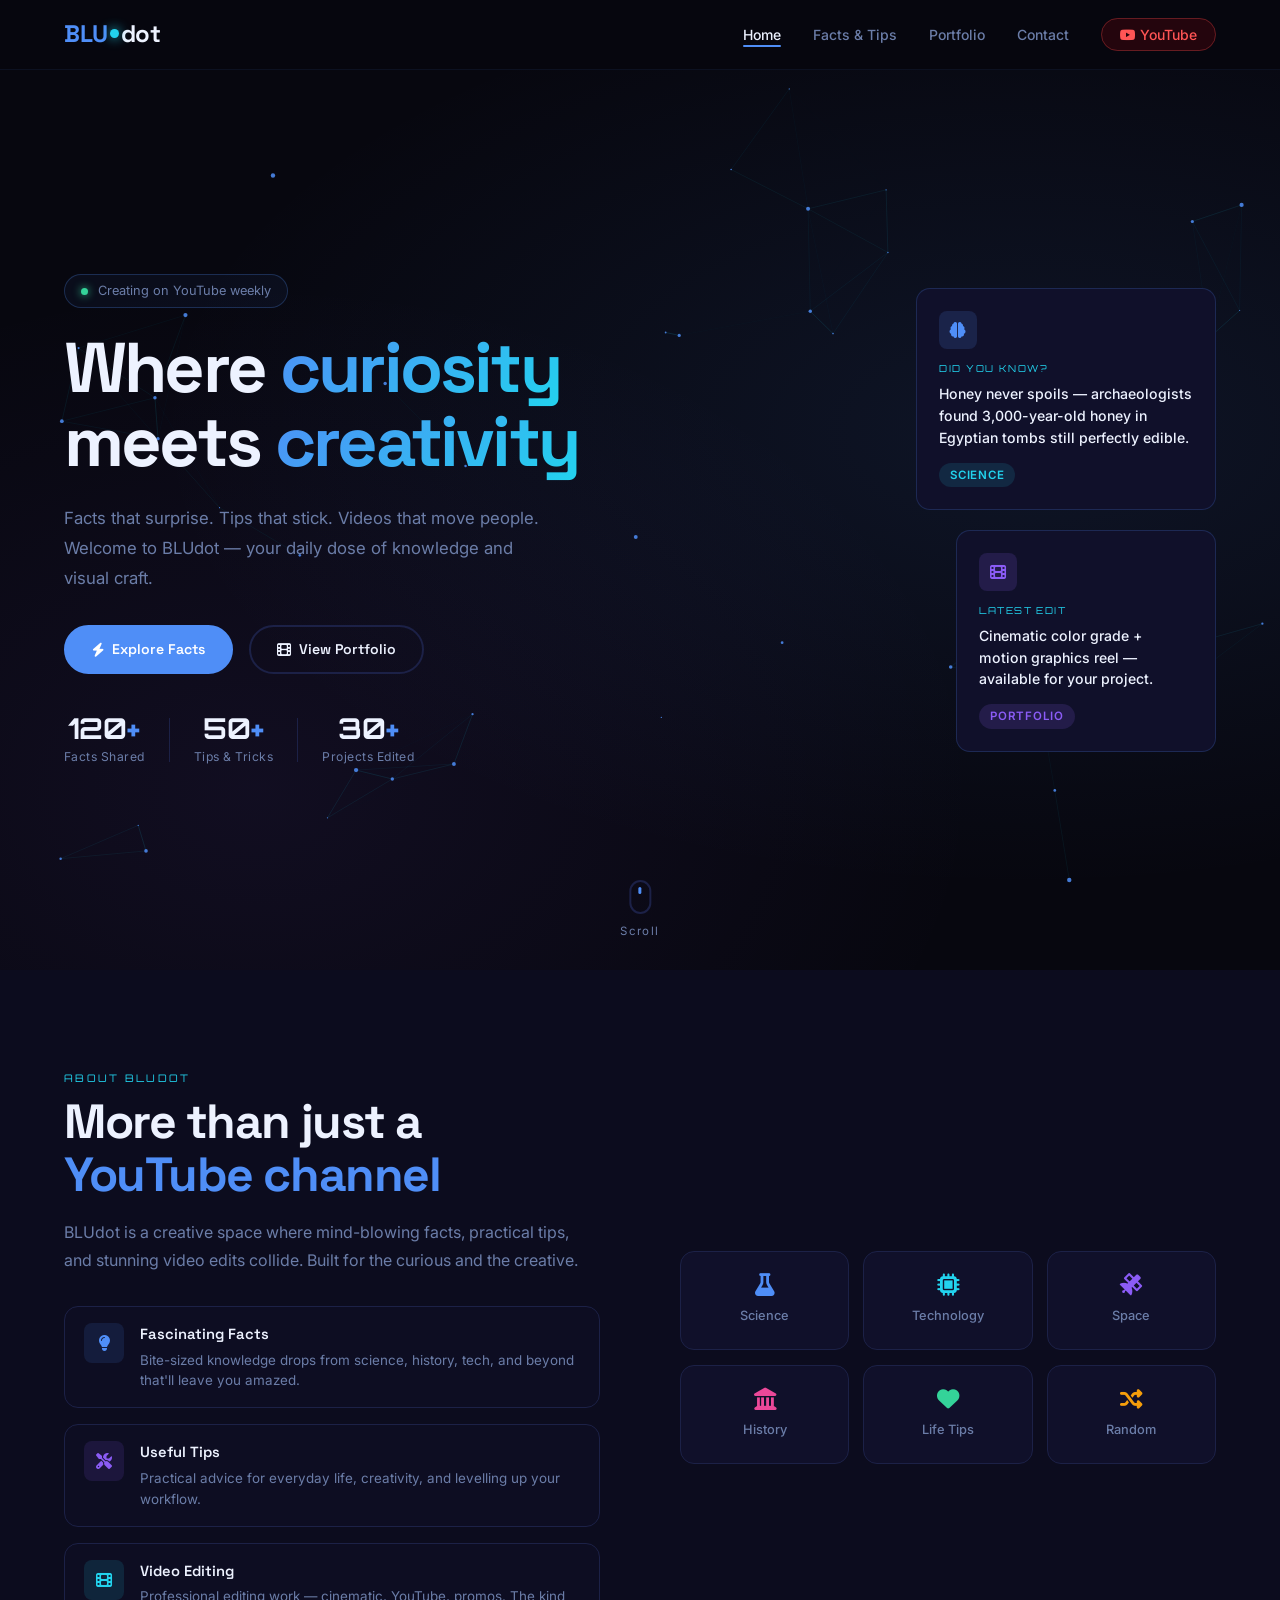
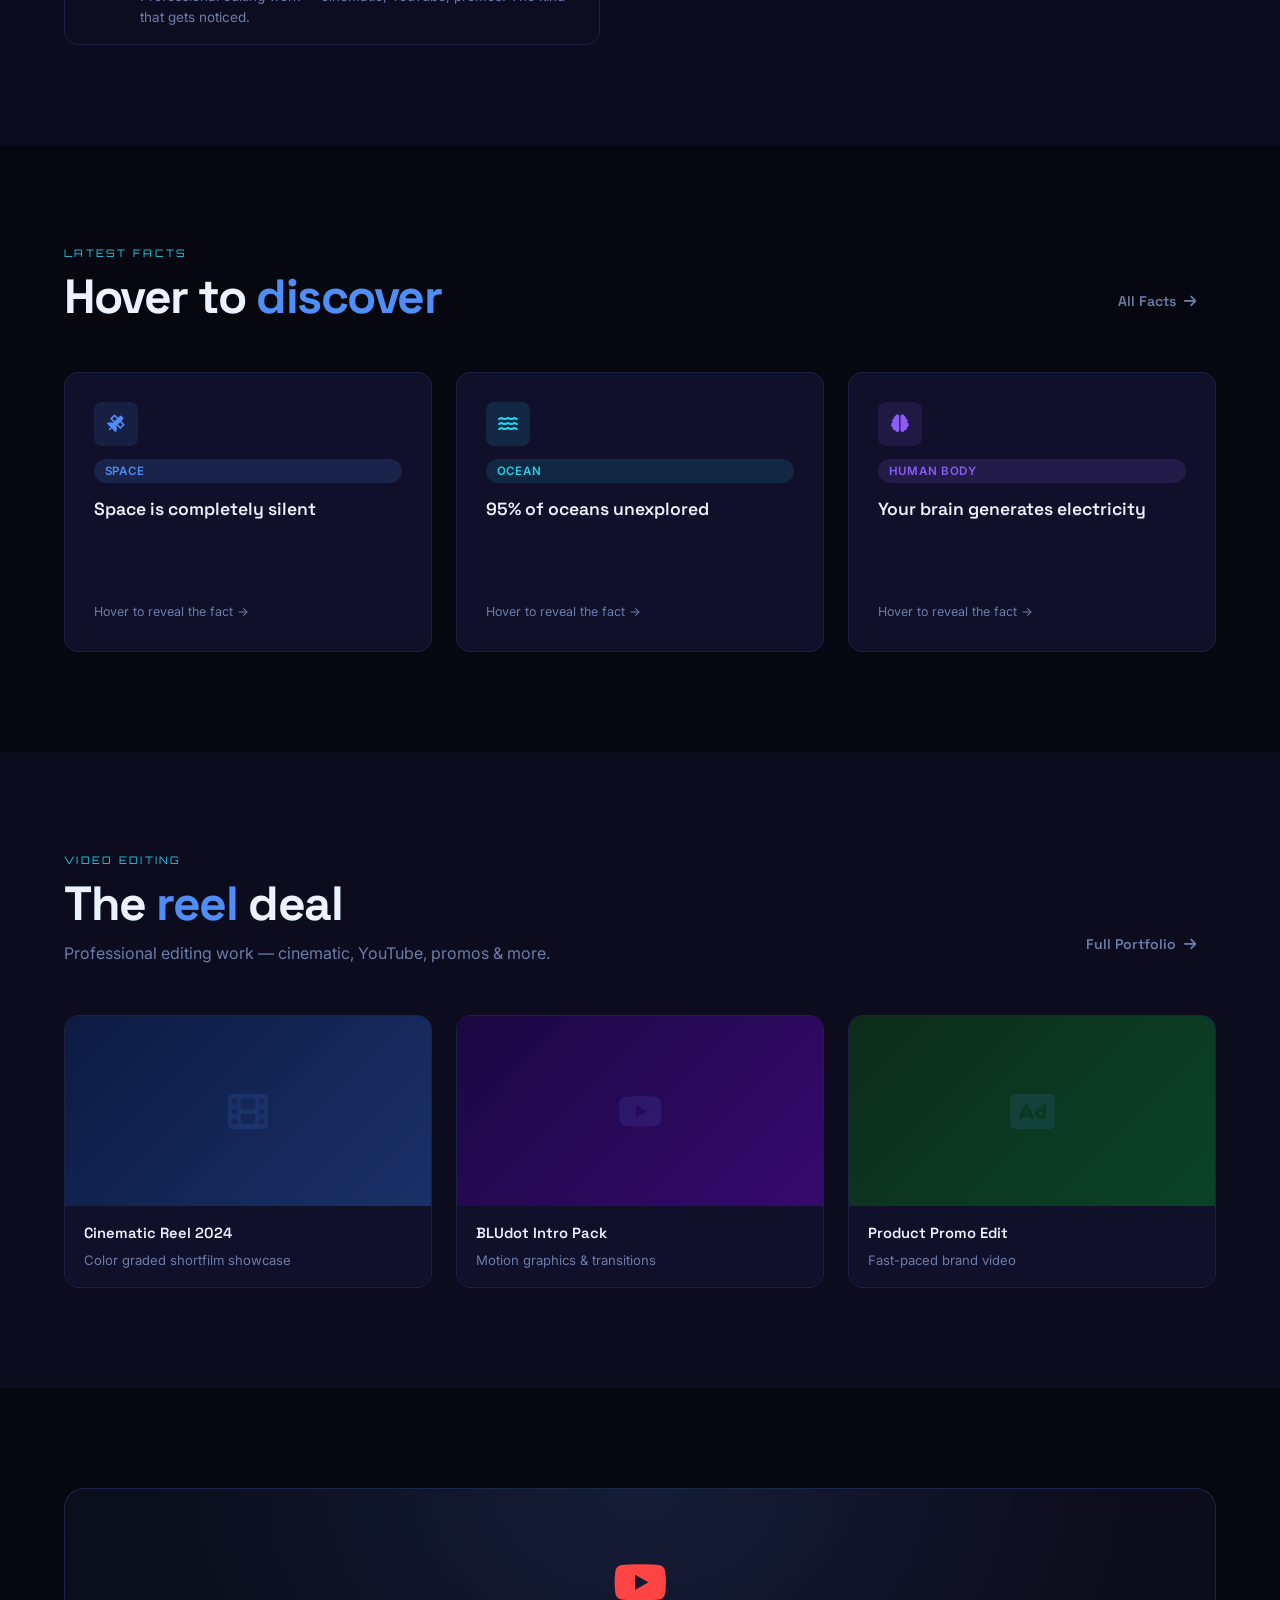
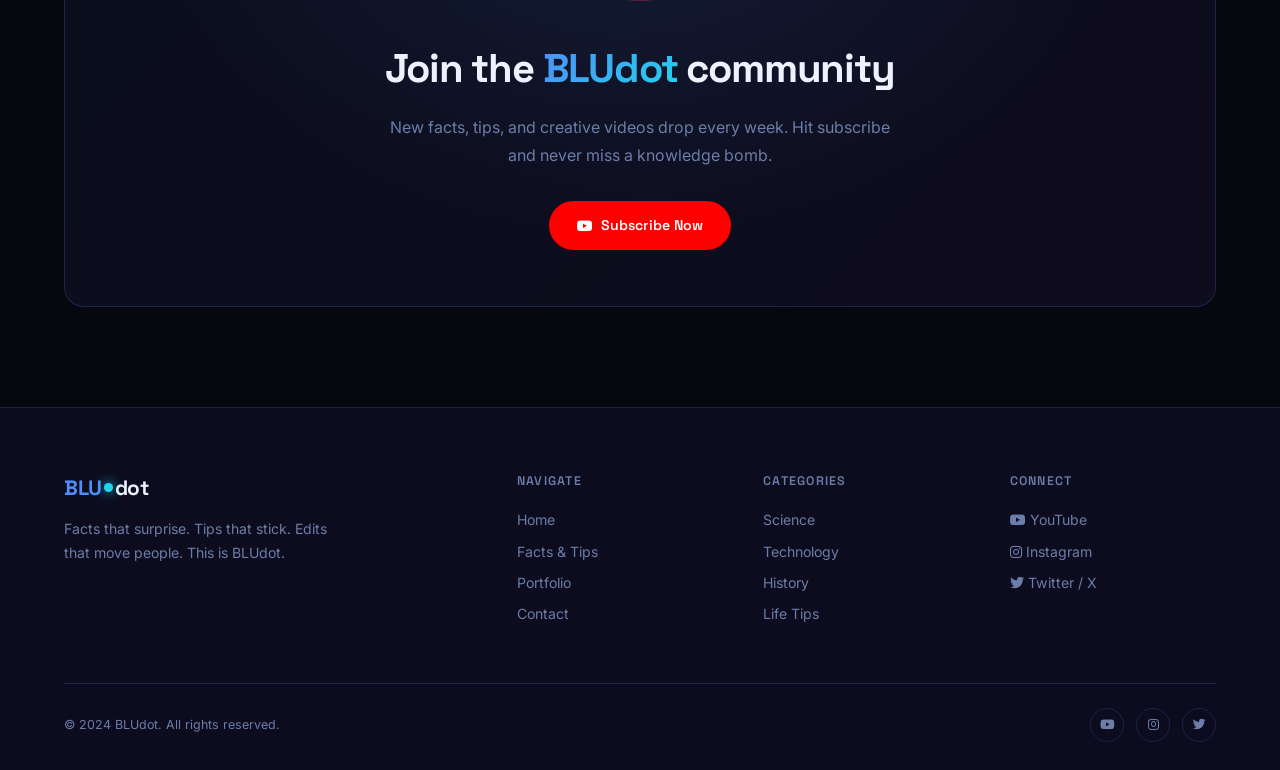
<file: _legacy_site/index.html>
<!DOCTYPE html>
<html lang="en">
<head>
  <meta charset="UTF-8">
  <meta name="viewport" content="width=device-width, initial-scale=1.0">
  <title>BLUdot — Facts. Tips. Insights.</title>
  <meta name="description" content="BLUdot — Your daily dose of fascinating facts, life tips, and creative video editing.">
  <link rel="stylesheet" href="css/style.css">
  <link rel="stylesheet" href="https://cdnjs.cloudflare.com/ajax/libs/font-awesome/6.5.0/css/all.min.css">
</head>
<body>

<nav class="nav" id="nav">
  <a href="index.html" class="nav-logo">
    <span class="blu">BLU</span><span class="dot-logo"></span><span>dot</span>
  </a>
  <ul class="nav-links" id="navLinks">
    <li><a href="index.html" class="active">Home</a></li>
    <li><a href="facts.html">Facts & Tips</a></li>
    <li><a href="portfolio.html">Portfolio</a></li>
    <li><a href="contact.html">Contact</a></li>
    <li><a href="https://youtube.com/@bludot.?si=pSSc-ZS6UurirwA7" target="_blank" class="nav-yt"><i class="fab fa-youtube"></i> YouTube</a></li>
  </ul>
  <div class="nav-toggle" id="navToggle">
    <span></span><span></span><span></span>
  </div>
</nav>

<div class="page-wrap">

  <!-- ═══ HERO ═══ -->
  <section class="hero">
    <div class="hero-bg">
      <canvas id="particles"></canvas>
    </div>
    <div class="hero-inner">
      <div class="hero-left">
        <div class="hero-badge">
          <span class="dot-live"></span>
          Creating on YouTube weekly
        </div>
        <h1 class="hero-title">
          Where <span class="gradient-text">curiosity</span><br>meets <span class="gradient-text">creativity</span>
        </h1>
        <p class="hero-sub">Facts that surprise. Tips that stick. Videos that move people. Welcome to BLUdot — your daily dose of knowledge and visual craft.</p>
        <div class="hero-btns">
          <a href="facts.html" class="btn btn-primary"><i class="fas fa-bolt"></i> Explore Facts</a>
          <a href="portfolio.html" class="btn btn-outline"><i class="fas fa-film"></i> View Portfolio</a>
        </div>
        <div class="hero-stats">
          <div class="stat">
            <div class="stat-val"><span id="c1">0</span><em>+</em></div>
            <p>Facts Shared</p>
          </div>
          <div class="stat-sep"></div>
          <div class="stat">
            <div class="stat-val"><span id="c2">0</span><em>+</em></div>
            <p>Tips & Tricks</p>
          </div>
          <div class="stat-sep"></div>
          <div class="stat">
            <div class="stat-val"><span id="c3">0</span><em>+</em></div>
            <p>Projects Edited</p>
          </div>
        </div>
      </div>
      <div class="hero-visual">
        <div class="float-card">
          <div class="fc-icon"><i class="fas fa-brain"></i></div>
          <p class="fc-lbl">Did You Know?</p>
          <p class="fc-text">Honey never spoils — archaeologists found 3,000-year-old honey in Egyptian tombs still perfectly edible.</p>
          <div class="fc-tag"><span class="tag tag-cyan">Science</span></div>
        </div>
        <div class="float-card c2">
          <div class="fc-icon"><i class="fas fa-film"></i></div>
          <p class="fc-lbl">Latest Edit</p>
          <p class="fc-text">Cinematic color grade + motion graphics reel — available for your project.</p>
          <div class="fc-tag"><span class="tag tag-purple">Portfolio</span></div>
        </div>
      </div>
    </div>
    <div class="hero-scroll">
      <div class="scroll-mouse"></div>
      <span>Scroll</span>
    </div>
  </section>

  <!-- ═══ ABOUT ═══ -->
  <section class="section" style="background:var(--bg2)">
    <div class="container">
      <div class="about-grid">
        <div class="reveal">
          <span class="section-lbl">About BLUdot</span>
          <h2 class="section-title">More than just a<br><span>YouTube channel</span></h2>
          <p class="section-sub">BLUdot is a creative space where mind-blowing facts, practical tips, and stunning video edits collide. Built for the curious and the creative.</p>
          <div class="about-features">
            <div class="about-feat">
              <div class="af-icon"><i class="fas fa-lightbulb"></i></div>
              <div>
                <h4>Fascinating Facts</h4>
                <p>Bite-sized knowledge drops from science, history, tech, and beyond that'll leave you amazed.</p>
              </div>
            </div>
            <div class="about-feat">
              <div class="af-icon p"><i class="fas fa-tools"></i></div>
              <div>
                <h4>Useful Tips</h4>
                <p>Practical advice for everyday life, creativity, and levelling up your workflow.</p>
              </div>
            </div>
            <div class="about-feat">
              <div class="af-icon c"><i class="fas fa-film"></i></div>
              <div>
                <h4>Video Editing</h4>
                <p>Professional editing work — cinematic, YouTube, promos. The kind that gets noticed.</p>
              </div>
            </div>
          </div>
        </div>
        <div class="reveal" data-delay="2">
          <div class="cat-grid">
            <a href="facts.html?cat=science" class="cat-item">
              <i class="fas fa-flask"></i><p>Science</p>
            </a>
            <a href="facts.html?cat=tech" class="cat-item">
              <i class="fas fa-microchip"></i><p>Technology</p>
            </a>
            <a href="facts.html?cat=space" class="cat-item">
              <i class="fas fa-satellite"></i><p>Space</p>
            </a>
            <a href="facts.html?cat=history" class="cat-item">
              <i class="fas fa-landmark"></i><p>History</p>
            </a>
            <a href="facts.html?cat=tips" class="cat-item">
              <i class="fas fa-heart"></i><p>Life Tips</p>
            </a>
            <a href="facts.html?cat=random" class="cat-item">
              <i class="fas fa-random"></i><p>Random</p>
            </a>
          </div>
        </div>
      </div>
    </div>
  </section>

  <!-- ═══ FACTS PREVIEW ═══ -->
  <section class="section">
    <div class="container">
      <div class="section-hd">
        <div>
          <span class="section-lbl">Latest Facts</span>
          <h2 class="section-title">Hover to <span>discover</span></h2>
        </div>
        <a href="facts.html" class="btn btn-ghost">All Facts <i class="fas fa-arrow-right"></i></a>
      </div>
      <div class="flip-grid">
        <div class="flip-card reveal" data-delay="1">
          <div class="flip-inner">
            <div class="flip-front">
              <div class="ff-icon"><i class="fas fa-satellite"></i></div>
              <span class="tag tag-blue">Space</span>
              <h3>Space is completely silent</h3>
              <p class="ff-hint">Hover to reveal the fact →</p>
            </div>
            <div class="flip-back">
              <span class="tag tag-blue">Space</span>
              <p>In space there's no medium for sound waves to travel through. Every explosion, engine, and shockwave you see in sci-fi movies would be completely, perfectly silent in reality.</p>
              <a href="facts.html" class="btn btn-outline">More Facts</a>
            </div>
          </div>
        </div>
        <div class="flip-card reveal" data-delay="2">
          <div class="flip-inner">
            <div class="flip-front">
              <div class="ff-icon" style="background:rgba(34,211,238,.12);color:var(--cyan)"><i class="fas fa-water"></i></div>
              <span class="tag tag-cyan">Ocean</span>
              <h3>95% of oceans unexplored</h3>
              <p class="ff-hint">Hover to reveal the fact →</p>
            </div>
            <div class="flip-back">
              <span class="tag tag-cyan">Ocean</span>
              <p>Over 95% of Earth's oceans remain completely unexplored. We know more about the surface of Mars than we do about the deep ocean — which may still hold creatures we've never encountered.</p>
              <a href="facts.html" class="btn btn-outline">More Facts</a>
            </div>
          </div>
        </div>
        <div class="flip-card reveal" data-delay="3">
          <div class="flip-inner">
            <div class="flip-front">
              <div class="ff-icon" style="background:rgba(139,92,246,.12);color:var(--purple)"><i class="fas fa-brain"></i></div>
              <span class="tag tag-purple">Human Body</span>
              <h3>Your brain generates electricity</h3>
              <p class="ff-hint">Hover to reveal the fact →</p>
            </div>
            <div class="flip-back">
              <span class="tag tag-purple">Human Body</span>
              <p>The human brain generates around 20 watts of electricity — enough to power a dim light bulb. Every thought you have is a literal electrical impulse firing across 86 billion neurons.</p>
              <a href="facts.html" class="btn btn-outline">More Facts</a>
            </div>
          </div>
        </div>
      </div>
    </div>
  </section>

  <!-- ═══ PORTFOLIO PREVIEW ═══ -->
  <section class="section" style="background:var(--bg2)">
    <div class="container">
      <div class="section-hd">
        <div>
          <span class="section-lbl">Video Editing</span>
          <h2 class="section-title">The <span>reel</span> deal</h2>
          <p class="section-sub" style="margin-top:.5rem">Professional editing work — cinematic, YouTube, promos & more.</p>
        </div>
        <a href="portfolio.html" class="btn btn-ghost">Full Portfolio <i class="fas fa-arrow-right"></i></a>
      </div>
      <div class="port-prev-grid">
        <div class="port-prev-item reveal" data-delay="1">
          <div class="port-thumb t1">
            <i class="fas fa-film"></i>
            <div class="port-overlay">
              <div class="play-btn"><i class="fas fa-play"></i></div>
              <span class="tag tag-blue">Cinematic</span>
            </div>
          </div>
          <div class="port-info">
            <h4>Cinematic Reel 2024</h4>
            <p>Color graded shortfilm showcase</p>
          </div>
        </div>
        <div class="port-prev-item reveal" data-delay="2">
          <div class="port-thumb t2">
            <i class="fab fa-youtube"></i>
            <div class="port-overlay">
              <div class="play-btn"><i class="fas fa-play"></i></div>
              <span class="tag tag-purple">YouTube</span>
            </div>
          </div>
          <div class="port-info">
            <h4>BLUdot Intro Pack</h4>
            <p>Motion graphics & transitions</p>
          </div>
        </div>
        <div class="port-prev-item reveal" data-delay="3">
          <div class="port-thumb t3">
            <i class="fas fa-ad"></i>
            <div class="port-overlay">
              <div class="play-btn"><i class="fas fa-play"></i></div>
              <span class="tag tag-green">Promo</span>
            </div>
          </div>
          <div class="port-info">
            <h4>Product Promo Edit</h4>
            <p>Fast-paced brand video</p>
          </div>
        </div>
      </div>
    </div>
  </section>

  <!-- ═══ YT CTA ═══ -->
  <section class="section">
    <div class="container">
      <div class="yt-cta-box reveal">
        <div class="yt-icon"><i class="fab fa-youtube"></i></div>
        <h2>Join the <span class="gradient-text">BLUdot</span> community</h2>
        <p>New facts, tips, and creative videos drop every week. Hit subscribe and never miss a knowledge bomb.</p>
        <a href="https://youtube.com/@bludot.?si=pSSc-ZS6UurirwA7" target="_blank" class="btn btn-yt btn-primary">
          <i class="fab fa-youtube"></i> Subscribe Now
        </a>
      </div>
    </div>
  </section>

</div><!-- end page-wrap -->

<footer>
  <div class="footer-grid">
    <div class="footer-brand">
      <a href="index.html" class="nav-logo" style="font-size:1.3rem">
        <span class="blu">BLU</span><span class="dot-logo"></span><span>dot</span>
      </a>
      <p>Facts that surprise. Tips that stick. Edits that move people. This is BLUdot.</p>
    </div>
    <div class="footer-col">
      <h4>Navigate</h4>
      <a href="index.html">Home</a>
      <a href="facts.html">Facts & Tips</a>
      <a href="portfolio.html">Portfolio</a>
      <a href="contact.html">Contact</a>
    </div>
    <div class="footer-col">
      <h4>Categories</h4>
      <a href="facts.html">Science</a>
      <a href="facts.html">Technology</a>
      <a href="facts.html">History</a>
      <a href="facts.html">Life Tips</a>
    </div>
    <div class="footer-col">
      <h4>Connect</h4>
      <a href="https://youtube.com/@BLUdot" target="_blank"><i class="fab fa-youtube"></i> YouTube</a>
      <a href="#"><i class="fab fa-instagram"></i> Instagram</a>
      <a href="#"><i class="fab fa-twitter"></i> Twitter / X</a>
    </div>
  </div>
  <div class="footer-btm">
    <p>© 2024 BLUdot. All rights reserved.</p>
    <div class="footer-socials">
      <a href="https://youtube.com/@BLUdot" target="_blank"><i class="fab fa-youtube"></i></a>
      <a href="#"><i class="fab fa-instagram"></i></a>
      <a href="#"><i class="fab fa-twitter"></i></a>
    </div>
  </div>
</footer>

<script src="js/main.js"></script>
</body>
</html>
</file>
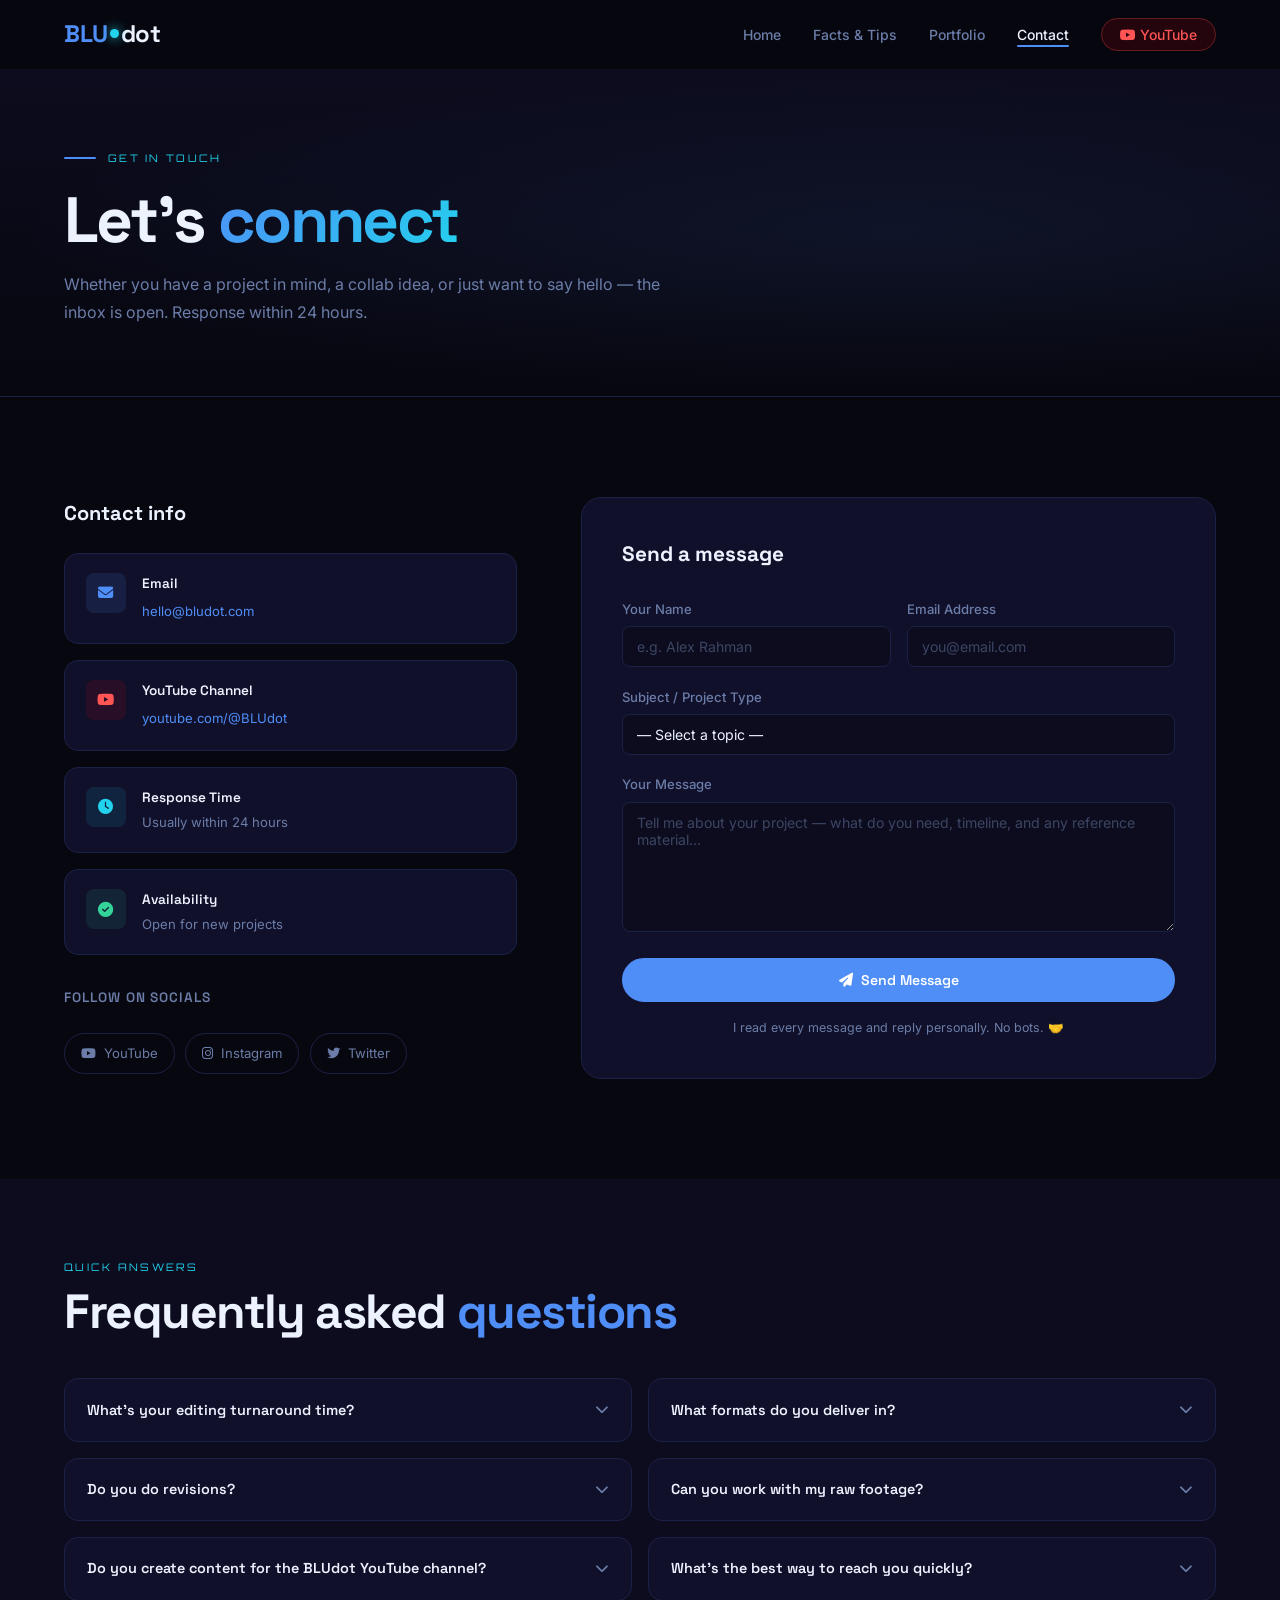
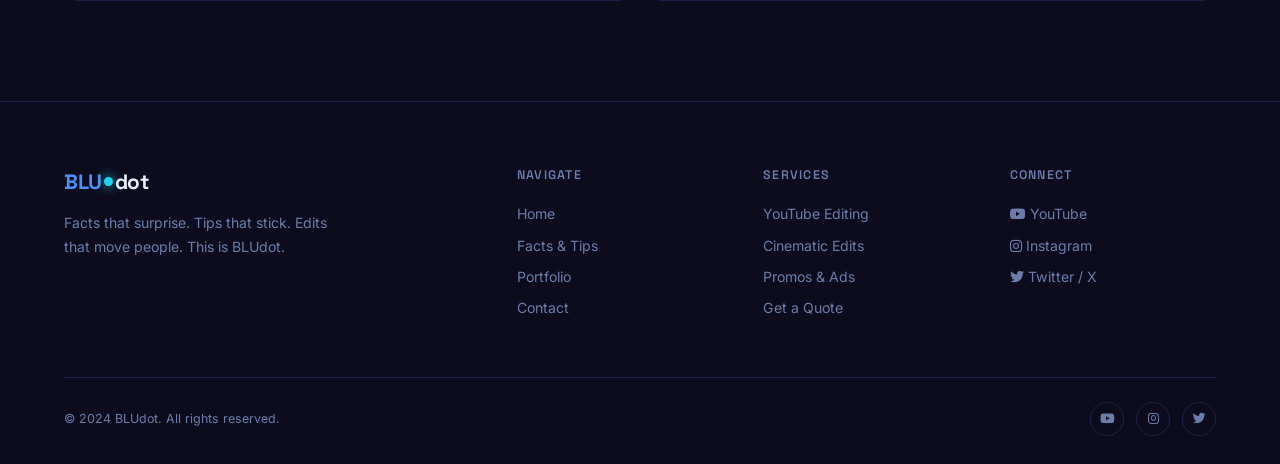
<file: contact.html>
<!DOCTYPE html>
<html lang="en">
<head>
  <meta charset="UTF-8">
  <meta name="viewport" content="width=device-width, initial-scale=1.0">
  <title>Contact — BLUdot</title>
  <meta name="description" content="Get in touch with BLUdot — for collaborations, video editing inquiries, or just to say hello.">
  <link rel="stylesheet" href="css/style.css">
  <link rel="stylesheet" href="https://cdnjs.cloudflare.com/ajax/libs/font-awesome/6.5.0/css/all.min.css">
</head>
<body>

<nav class="nav" id="nav">
  <a href="index.html" class="nav-logo">
    <span class="blu">BLU</span><span class="dot-logo"></span><span>dot</span>
  </a>
  <ul class="nav-links" id="navLinks">
    <li><a href="index.html">Home</a></li>
    <li><a href="facts.html">Facts & Tips</a></li>
    <li><a href="portfolio.html">Portfolio</a></li>
    <li><a href="contact.html" class="active">Contact</a></li>
    <li><a href="https://youtube.com/@BLUdot" target="_blank" class="nav-yt"><i class="fab fa-youtube"></i> YouTube</a></li>
  </ul>
  <div class="nav-toggle" id="navToggle">
    <span></span><span></span><span></span>
  </div>
</nav>

<div class="page-wrap">

  <!-- ═══ PAGE HERO ═══ -->
  <div class="page-hero">
    <div class="container">
      <div class="page-hero-eyebrow">
        <div class="ph-line"></div>
        <span class="section-lbl" style="margin:0">Get in Touch</span>
      </div>
      <h1>Let's <span class="gradient-text">connect</span></h1>
      <p>Whether you have a project in mind, a collab idea, or just want to say hello — the inbox is open. Response within 24 hours.</p>
    </div>
  </div>

  <!-- ═══ CONTACT MAIN ═══ -->
  <section class="section">
    <div class="container">
      <div class="contact-grid">

        <!-- Left: Info -->
        <div class="reveal">
          <h3 style="font-family:var(--f-disp);font-size:1.25rem;font-weight:700;margin-bottom:1.5rem">Contact info</h3>
          <div class="contact-info-cards">
            <div class="ci-card">
              <div class="ci-icon"><i class="fas fa-envelope"></i></div>
              <div>
                <h4>Email</h4>
                <a href="mailto:hello@bludot.com">hello@bludot.com</a>
              </div>
            </div>
            <div class="ci-card">
              <div class="ci-icon" style="background:rgba(255,0,0,.1);color:#ff5555"><i class="fab fa-youtube"></i></div>
              <div>
                <h4>YouTube Channel</h4>
                <a href="https://youtube.com/@BLUdot" target="_blank">youtube.com/@BLUdot</a>
              </div>
            </div>
            <div class="ci-card">
              <div class="ci-icon" style="background:rgba(34,211,238,.1);color:var(--cyan)"><i class="fas fa-clock"></i></div>
              <div>
                <h4>Response Time</h4>
                <p>Usually within 24 hours</p>
              </div>
            </div>
            <div class="ci-card">
              <div class="ci-icon" style="background:rgba(52,211,153,.1);color:var(--green)"><i class="fas fa-check-circle"></i></div>
              <div>
                <h4>Availability</h4>
                <p>Open for new projects</p>
              </div>
            </div>
          </div>

          <h4 style="font-family:var(--f-disp);font-size:.85rem;font-weight:600;color:var(--gray);margin-bottom:1rem;letter-spacing:.08em;text-transform:uppercase">Follow on Socials</h4>
          <div class="social-links">
            <a href="https://youtube.com/@BLUdot" target="_blank" class="soc-btn"><i class="fab fa-youtube"></i> YouTube</a>
            <a href="#" class="soc-btn"><i class="fab fa-instagram"></i> Instagram</a>
            <a href="#" class="soc-btn"><i class="fab fa-twitter"></i> Twitter</a>
          </div>
        </div>

        <!-- Right: Form -->
        <div class="reveal" data-delay="2">
          <div class="contact-form">
            <p class="form-title">Send a message</p>
            <div class="form-row">
              <div class="form-group">
                <label>Your Name</label>
                <input type="text" placeholder="e.g. Alex Rahman" id="fname">
              </div>
              <div class="form-group">
                <label>Email Address</label>
                <input type="email" placeholder="you@email.com" id="femail">
              </div>
            </div>
            <div class="form-group">
              <label>Subject / Project Type</label>
              <select id="fsubject">
                <option value="">— Select a topic —</option>
                <option>Video Editing — YouTube</option>
                <option>Video Editing — Cinematic</option>
                <option>Video Editing — Promo/Ad</option>
                <option>Content Collaboration</option>
                <option>Business Inquiry</option>
                <option>Just saying hello!</option>
              </select>
            </div>
            <div class="form-group">
              <label>Your Message</label>
              <textarea placeholder="Tell me about your project — what do you need, timeline, and any reference material..." id="fmessage"></textarea>
            </div>
            <button class="btn btn-primary" style="width:100%;justify-content:center" onclick="sendForm()">
              <i class="fas fa-paper-plane"></i> Send Message
            </button>
            <p style="font-size:.78rem;color:var(--gray);margin-top:1rem;text-align:center">
              I read every message and reply personally. No bots. 🤝
            </p>
          </div>
        </div>

      </div>
    </div>
  </section>

  <!-- ═══ FAQ ═══ -->
  <section class="section" style="background:var(--bg2);padding-top:0">
    <div class="container" style="padding-top:80px">
      <span class="section-lbl">Quick Answers</span>
      <h2 class="section-title">Frequently asked <span>questions</span></h2>
      <div class="faq-grid" id="faqGrid">

        <div class="faq-item">
          <div class="faq-q" onclick="toggleFaq(this)">
            <span>What's your editing turnaround time?</span>
            <i class="fas fa-chevron-down"></i>
          </div>
          <div class="faq-a">
            <p>For standard YouTube videos (5–15 min), turnaround is typically 3–5 business days. For longer cinematic projects or promos, it's 7–14 days depending on complexity. Rush delivery is available — mention it in your message.</p>
          </div>
        </div>

        <div class="faq-item">
          <div class="faq-q" onclick="toggleFaq(this)">
            <span>What formats do you deliver in?</span>
            <i class="fas fa-chevron-down"></i>
          </div>
          <div class="faq-a">
            <p>I deliver in H.264 or H.265 MP4 for web/YouTube, ProRes for professional workflows, and any custom format you need. Standard resolutions: 1080p, 4K. Frame rates: 24fps, 30fps, 60fps.</p>
          </div>
        </div>

        <div class="faq-item">
          <div class="faq-q" onclick="toggleFaq(this)">
            <span>Do you do revisions?</span>
            <i class="fas fa-chevron-down"></i>
          </div>
          <div class="faq-a">
            <p>Yes — all packages include at least 2 rounds of revisions. Additional revisions can be added. I aim to get it right the first time by discussing your vision thoroughly before starting.</p>
          </div>
        </div>

        <div class="faq-item">
          <div class="faq-q" onclick="toggleFaq(this)">
            <span>Can you work with my raw footage?</span>
            <i class="fas fa-chevron-down"></i>
          </div>
          <div class="faq-a">
            <p>Absolutely. Send me your raw footage via Google Drive, WeTransfer, or Dropbox. I work with formats from most cameras — DSLR, mirrorless, action cams, and smartphone footage. The more organized your files, the faster the edit.</p>
          </div>
        </div>

        <div class="faq-item">
          <div class="faq-q" onclick="toggleFaq(this)">
            <span>Do you create content for the BLUdot YouTube channel?</span>
            <i class="fas fa-chevron-down"></i>
          </div>
          <div class="faq-a">
            <p>Yes! BLUdot on YouTube is my channel where I post facts, tips, and creative content. The editing skills I offer clients are the same ones you see in my YouTube videos — that's the portfolio.</p>
          </div>
        </div>

        <div class="faq-item">
          <div class="faq-q" onclick="toggleFaq(this)">
            <span>What's the best way to reach you quickly?</span>
            <i class="fas fa-chevron-down"></i>
          </div>
          <div class="faq-a">
            <p>The contact form here is best for project inquiries. For quick questions, DM on Instagram or Twitter. I try to respond to all messages within 24 hours — usually faster. If it's urgent, say so in your message!</p>
          </div>
        </div>

      </div>
    </div>
  </section>

</div>

<footer>
  <div class="footer-grid">
    <div class="footer-brand">
      <a href="index.html" class="nav-logo" style="font-size:1.3rem">
        <span class="blu">BLU</span><span class="dot-logo"></span><span>dot</span>
      </a>
      <p>Facts that surprise. Tips that stick. Edits that move people. This is BLUdot.</p>
    </div>
    <div class="footer-col">
      <h4>Navigate</h4>
      <a href="index.html">Home</a>
      <a href="facts.html">Facts & Tips</a>
      <a href="portfolio.html">Portfolio</a>
      <a href="contact.html">Contact</a>
    </div>
    <div class="footer-col">
      <h4>Services</h4>
      <a href="portfolio.html">YouTube Editing</a>
      <a href="portfolio.html">Cinematic Edits</a>
      <a href="portfolio.html">Promos & Ads</a>
      <a href="contact.html">Get a Quote</a>
    </div>
    <div class="footer-col">
      <h4>Connect</h4>
      <a href="https://youtube.com/@BLUdot" target="_blank"><i class="fab fa-youtube"></i> YouTube</a>
      <a href="#"><i class="fab fa-instagram"></i> Instagram</a>
      <a href="#"><i class="fab fa-twitter"></i> Twitter / X</a>
    </div>
  </div>
  <div class="footer-btm">
    <p>© 2024 BLUdot. All rights reserved.</p>
    <div class="footer-socials">
      <a href="https://youtube.com/@BLUdot" target="_blank"><i class="fab fa-youtube"></i></a>
      <a href="#"><i class="fab fa-instagram"></i></a>
      <a href="#"><i class="fab fa-twitter"></i></a>
    </div>
  </div>
</footer>

<script src="js/main.js"></script>
</body>
</html>
</file>
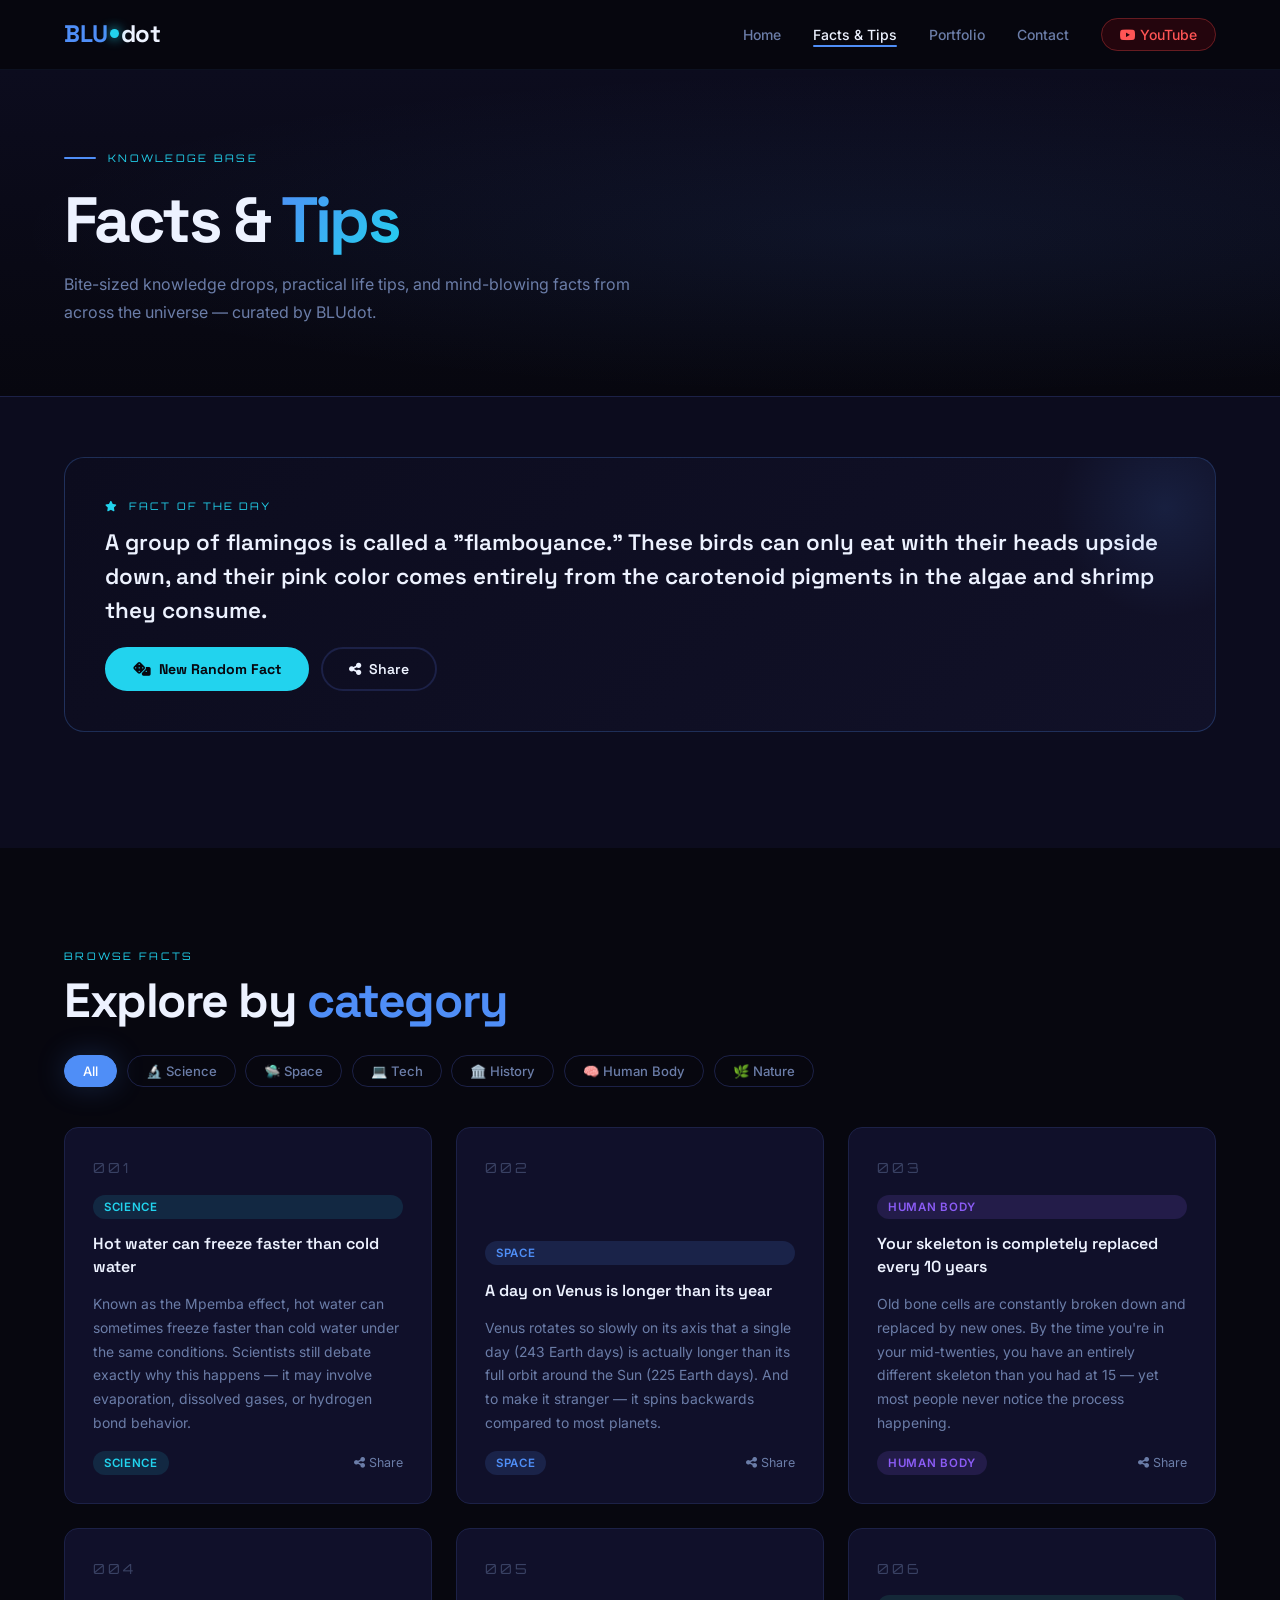
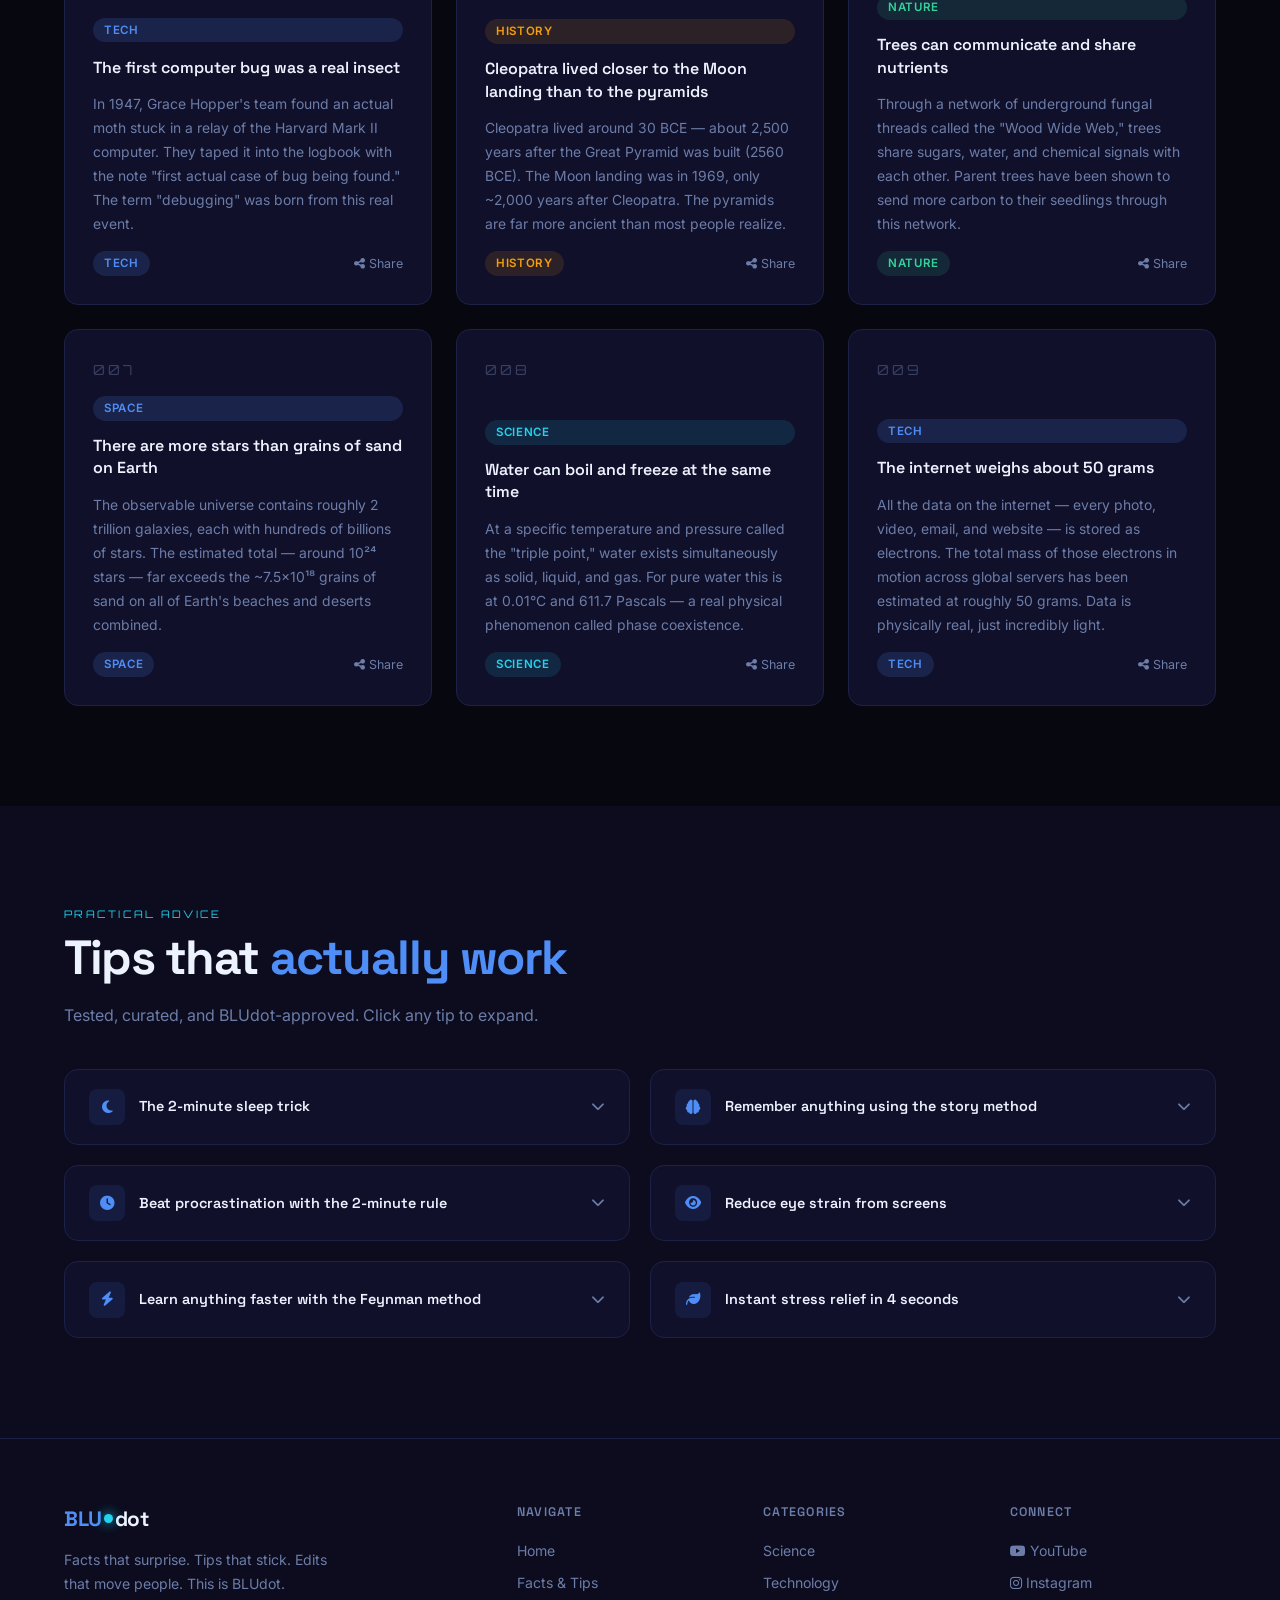
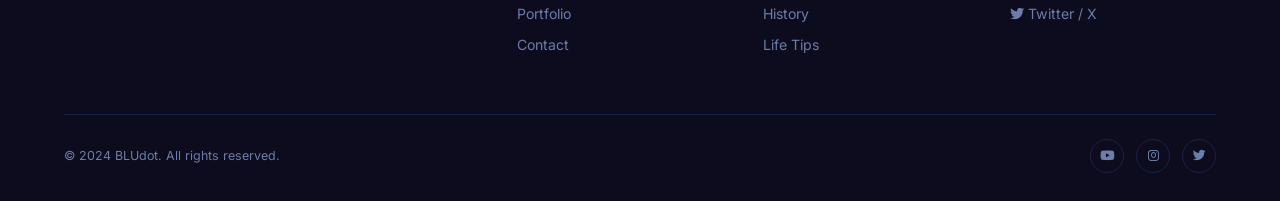
<file: facts.html>
<!DOCTYPE html>
<html lang="en">
<head>
  <meta charset="UTF-8">
  <meta name="viewport" content="width=device-width, initial-scale=1.0">
  <title>Facts & Tips — BLUdot</title>
  <meta name="description" content="Fascinating facts and practical tips from science, tech, history, space and everyday life.">
  <link rel="stylesheet" href="css/style.css">
  <link rel="stylesheet" href="https://cdnjs.cloudflare.com/ajax/libs/font-awesome/6.5.0/css/all.min.css">
</head>
<body>

<nav class="nav" id="nav">
  <a href="index.html" class="nav-logo">
    <span class="blu">BLU</span><span class="dot-logo"></span><span>dot</span>
  </a>
  <ul class="nav-links" id="navLinks">
    <li><a href="index.html">Home</a></li>
    <li><a href="facts.html" class="active">Facts & Tips</a></li>
    <li><a href="portfolio.html">Portfolio</a></li>
    <li><a href="contact.html">Contact</a></li>
    <li><a href="https://youtube.com/@BLUdot" target="_blank" class="nav-yt"><i class="fab fa-youtube"></i> YouTube</a></li>
  </ul>
  <div class="nav-toggle" id="navToggle">
    <span></span><span></span><span></span>
  </div>
</nav>

<div class="page-wrap">

  <!-- ═══ PAGE HERO ═══ -->
  <div class="page-hero">
    <div class="container">
      <div class="page-hero-eyebrow">
        <div class="ph-line"></div>
        <span class="section-lbl" style="margin:0">Knowledge Base</span>
      </div>
      <h1>Facts & <span class="gradient-text">Tips</span></h1>
      <p>Bite-sized knowledge drops, practical life tips, and mind-blowing facts from across the universe — curated by BLUdot.</p>
    </div>
  </div>

  <!-- ═══ FACT OF THE DAY ═══ -->
  <section class="section-sm" style="background:var(--bg2)">
    <div class="container">
      <div class="fotd-box">
        <p class="fotd-label"><i class="fas fa-star"></i> &nbsp;Fact of the Day</p>
        <p class="fotd-text" id="fotdText">A group of flamingos is called a "flamboyance." These birds can only eat with their heads upside down, and their pink color comes entirely from the carotenoid pigments in the algae and shrimp they consume.</p>
        <div class="fotd-actions">
          <button class="btn btn-cyan" onclick="newFotd()"><i class="fas fa-dice"></i> New Random Fact</button>
          <button class="btn btn-outline" onclick="shareFact()"><i class="fas fa-share-alt"></i> Share</button>
        </div>
      </div>
    </div>
  </section>

  <!-- ═══ FACTS GRID ═══ -->
  <section class="section">
    <div class="container">
      <span class="section-lbl">Browse Facts</span>
      <h2 class="section-title" style="margin-bottom:1.75rem">Explore by <span>category</span></h2>

      <div class="filter-bar" id="factFilters">
        <button class="filter-btn active" data-filter="all">All</button>
        <button class="filter-btn" data-filter="science">🔬 Science</button>
        <button class="filter-btn" data-filter="space">🛸 Space</button>
        <button class="filter-btn" data-filter="tech">💻 Tech</button>
        <button class="filter-btn" data-filter="history">🏛️ History</button>
        <button class="filter-btn" data-filter="body">🧠 Human Body</button>
        <button class="filter-btn" data-filter="nature">🌿 Nature</button>
      </div>

      <div class="facts-grid-full" id="factsGrid">

        <div class="fact-card reveal" data-cat="science">
          <p class="fact-num">001</p>
          <span class="tag tag-cyan">Science</span>
          <h3>Hot water can freeze faster than cold water</h3>
          <p>Known as the Mpemba effect, hot water can sometimes freeze faster than cold water under the same conditions. Scientists still debate exactly why this happens — it may involve evaporation, dissolved gases, or hydrogen bond behavior.</p>
          <div class="fact-footer">
            <span class="tag tag-cyan">Science</span>
            <button class="fact-share" onclick="copyFact(this)"><i class="fas fa-share-alt"></i> Share</button>
          </div>
        </div>

        <div class="fact-card reveal" data-delay="1" data-cat="space">
          <p class="fact-num">002</p>
          <span class="tag tag-blue">Space</span>
          <h3>A day on Venus is longer than its year</h3>
          <p>Venus rotates so slowly on its axis that a single day (243 Earth days) is actually longer than its full orbit around the Sun (225 Earth days). And to make it stranger — it spins backwards compared to most planets.</p>
          <div class="fact-footer">
            <span class="tag tag-blue">Space</span>
            <button class="fact-share" onclick="copyFact(this)"><i class="fas fa-share-alt"></i> Share</button>
          </div>
        </div>

        <div class="fact-card reveal" data-delay="2" data-cat="body">
          <p class="fact-num">003</p>
          <span class="tag tag-purple">Human Body</span>
          <h3>Your skeleton is completely replaced every 10 years</h3>
          <p>Old bone cells are constantly broken down and replaced by new ones. By the time you're in your mid-twenties, you have an entirely different skeleton than you had at 15 — yet most people never notice the process happening.</p>
          <div class="fact-footer">
            <span class="tag tag-purple">Human Body</span>
            <button class="fact-share" onclick="copyFact(this)"><i class="fas fa-share-alt"></i> Share</button>
          </div>
        </div>

        <div class="fact-card reveal" data-delay="1" data-cat="tech">
          <p class="fact-num">004</p>
          <span class="tag tag-blue">Tech</span>
          <h3>The first computer bug was a real insect</h3>
          <p>In 1947, Grace Hopper's team found an actual moth stuck in a relay of the Harvard Mark II computer. They taped it into the logbook with the note "first actual case of bug being found." The term "debugging" was born from this real event.</p>
          <div class="fact-footer">
            <span class="tag tag-blue">Tech</span>
            <button class="fact-share" onclick="copyFact(this)"><i class="fas fa-share-alt"></i> Share</button>
          </div>
        </div>

        <div class="fact-card reveal" data-delay="2" data-cat="history">
          <p class="fact-num">005</p>
          <span class="tag tag-yellow">History</span>
          <h3>Cleopatra lived closer to the Moon landing than to the pyramids</h3>
          <p>Cleopatra lived around 30 BCE — about 2,500 years after the Great Pyramid was built (2560 BCE). The Moon landing was in 1969, only ~2,000 years after Cleopatra. The pyramids are far more ancient than most people realize.</p>
          <div class="fact-footer">
            <span class="tag tag-yellow">History</span>
            <button class="fact-share" onclick="copyFact(this)"><i class="fas fa-share-alt"></i> Share</button>
          </div>
        </div>

        <div class="fact-card reveal" data-delay="3" data-cat="nature">
          <p class="fact-num">006</p>
          <span class="tag tag-green">Nature</span>
          <h3>Trees can communicate and share nutrients</h3>
          <p>Through a network of underground fungal threads called the "Wood Wide Web," trees share sugars, water, and chemical signals with each other. Parent trees have been shown to send more carbon to their seedlings through this network.</p>
          <div class="fact-footer">
            <span class="tag tag-green">Nature</span>
            <button class="fact-share" onclick="copyFact(this)"><i class="fas fa-share-alt"></i> Share</button>
          </div>
        </div>

        <div class="fact-card reveal" data-cat="space">
          <p class="fact-num">007</p>
          <span class="tag tag-blue">Space</span>
          <h3>There are more stars than grains of sand on Earth</h3>
          <p>The observable universe contains roughly 2 trillion galaxies, each with hundreds of billions of stars. The estimated total — around 10²⁴ stars — far exceeds the ~7.5×10¹⁸ grains of sand on all of Earth's beaches and deserts combined.</p>
          <div class="fact-footer">
            <span class="tag tag-blue">Space</span>
            <button class="fact-share" onclick="copyFact(this)"><i class="fas fa-share-alt"></i> Share</button>
          </div>
        </div>

        <div class="fact-card reveal" data-delay="1" data-cat="science">
          <p class="fact-num">008</p>
          <span class="tag tag-cyan">Science</span>
          <h3>Water can boil and freeze at the same time</h3>
          <p>At a specific temperature and pressure called the "triple point," water exists simultaneously as solid, liquid, and gas. For pure water this is at 0.01°C and 611.7 Pascals — a real physical phenomenon called phase coexistence.</p>
          <div class="fact-footer">
            <span class="tag tag-cyan">Science</span>
            <button class="fact-share" onclick="copyFact(this)"><i class="fas fa-share-alt"></i> Share</button>
          </div>
        </div>

        <div class="fact-card reveal" data-delay="2" data-cat="tech">
          <p class="fact-num">009</p>
          <span class="tag tag-blue">Tech</span>
          <h3>The internet weighs about 50 grams</h3>
          <p>All the data on the internet — every photo, video, email, and website — is stored as electrons. The total mass of those electrons in motion across global servers has been estimated at roughly 50 grams. Data is physically real, just incredibly light.</p>
          <div class="fact-footer">
            <span class="tag tag-blue">Tech</span>
            <button class="fact-share" onclick="copyFact(this)"><i class="fas fa-share-alt"></i> Share</button>
          </div>
        </div>

      </div>
    </div>
  </section>

  <!-- ═══ TIPS ACCORDION ═══ -->
  <section class="section tips-section">
    <div class="container">
      <span class="section-lbl">Practical Advice</span>
      <h2 class="section-title">Tips that <span>actually work</span></h2>
      <p class="section-sub" style="margin-bottom:2.5rem">Tested, curated, and BLUdot-approved. Click any tip to expand.</p>
      <div class="tips-grid" id="tipsGrid">

        <div class="tip-item">
          <div class="tip-header" onclick="toggleTip(this)">
            <div class="tip-header-left">
              <div class="tip-icon"><i class="fas fa-moon"></i></div>
              <h4>The 2-minute sleep trick</h4>
            </div>
            <i class="fas fa-chevron-down tip-chevron"></i>
          </div>
          <div class="tip-body">
            <p>Military sleep method: relax your face muscles, drop your shoulders, exhale and relax your chest, relax your legs, then spend 10 seconds clearing your mind by imagining a calm scene. 96% of people who practiced this for 6 weeks fell asleep within 2 minutes.</p>
          </div>
        </div>

        <div class="tip-item">
          <div class="tip-header" onclick="toggleTip(this)">
            <div class="tip-header-left">
              <div class="tip-icon"><i class="fas fa-brain"></i></div>
              <h4>Remember anything using the story method</h4>
            </div>
            <i class="fas fa-chevron-down tip-chevron"></i>
          </div>
          <div class="tip-body">
            <p>Your brain remembers narratives far better than lists. To memorize a sequence, link each item into an absurd, vivid story — the more ridiculous, the better. This technique (called the Method of Loci) is used by world memory champions to memorize thousands of numbers.</p>
          </div>
        </div>

        <div class="tip-item">
          <div class="tip-header" onclick="toggleTip(this)">
            <div class="tip-header-left">
              <div class="tip-icon"><i class="fas fa-clock"></i></div>
              <h4>Beat procrastination with the 2-minute rule</h4>
            </div>
            <i class="fas fa-chevron-down tip-chevron"></i>
          </div>
          <div class="tip-body">
            <p>If a task takes less than 2 minutes, do it immediately. For bigger tasks, commit to just 2 minutes of starting — because starting is always the hardest part. Once you begin, your brain enters a state where stopping feels harder than continuing.</p>
          </div>
        </div>

        <div class="tip-item">
          <div class="tip-header" onclick="toggleTip(this)">
            <div class="tip-header-left">
              <div class="tip-icon"><i class="fas fa-eye"></i></div>
              <h4>Reduce eye strain from screens</h4>
            </div>
            <i class="fas fa-chevron-down tip-chevron"></i>
          </div>
          <div class="tip-body">
            <p>Follow the 20-20-20 rule: every 20 minutes, look at something 20 feet away for 20 seconds. This resets your eye's focusing muscles and dramatically reduces fatigue. Also, position your screen so the top is at eye level — not above it.</p>
          </div>
        </div>

        <div class="tip-item">
          <div class="tip-header" onclick="toggleTip(this)">
            <div class="tip-header-left">
              <div class="tip-icon"><i class="fas fa-bolt"></i></div>
              <h4>Learn anything faster with the Feynman method</h4>
            </div>
            <i class="fas fa-chevron-down tip-chevron"></i>
          </div>
          <div class="tip-body">
            <p>Pick a concept, explain it as if teaching a 12-year-old, identify the gaps in your explanation, go back to the source, and simplify again. Named after physicist Richard Feynman, this forces genuine understanding rather than surface memorization.</p>
          </div>
        </div>

        <div class="tip-item">
          <div class="tip-header" onclick="toggleTip(this)">
            <div class="tip-header-left">
              <div class="tip-icon"><i class="fas fa-leaf"></i></div>
              <h4>Instant stress relief in 4 seconds</h4>
            </div>
            <i class="fas fa-chevron-down tip-chevron"></i>
          </div>
          <div class="tip-body">
            <p>Box breathing: inhale for 4 seconds, hold for 4, exhale for 4, hold for 4. Repeat 4 times. This is the exact technique used by Navy SEALs before high-stress operations. It activates the parasympathetic nervous system and lowers cortisol within minutes.</p>
          </div>
        </div>

      </div>
    </div>
  </section>

</div>

<footer>
  <div class="footer-grid">
    <div class="footer-brand">
      <a href="index.html" class="nav-logo" style="font-size:1.3rem">
        <span class="blu">BLU</span><span class="dot-logo"></span><span>dot</span>
      </a>
      <p>Facts that surprise. Tips that stick. Edits that move people. This is BLUdot.</p>
    </div>
    <div class="footer-col">
      <h4>Navigate</h4>
      <a href="index.html">Home</a>
      <a href="facts.html">Facts & Tips</a>
      <a href="portfolio.html">Portfolio</a>
      <a href="contact.html">Contact</a>
    </div>
    <div class="footer-col">
      <h4>Categories</h4>
      <a href="facts.html">Science</a>
      <a href="facts.html">Technology</a>
      <a href="facts.html">History</a>
      <a href="facts.html">Life Tips</a>
    </div>
    <div class="footer-col">
      <h4>Connect</h4>
      <a href="https://youtube.com/@BLUdot" target="_blank"><i class="fab fa-youtube"></i> YouTube</a>
      <a href="#"><i class="fab fa-instagram"></i> Instagram</a>
      <a href="#"><i class="fab fa-twitter"></i> Twitter / X</a>
    </div>
  </div>
  <div class="footer-btm">
    <p>© 2024 BLUdot. All rights reserved.</p>
    <div class="footer-socials">
      <a href="https://youtube.com/@BLUdot" target="_blank"><i class="fab fa-youtube"></i></a>
      <a href="#"><i class="fab fa-instagram"></i></a>
      <a href="#"><i class="fab fa-twitter"></i></a>
    </div>
  </div>
</footer>

<script src="js/main.js"></script>
</body>
</html>
</file>
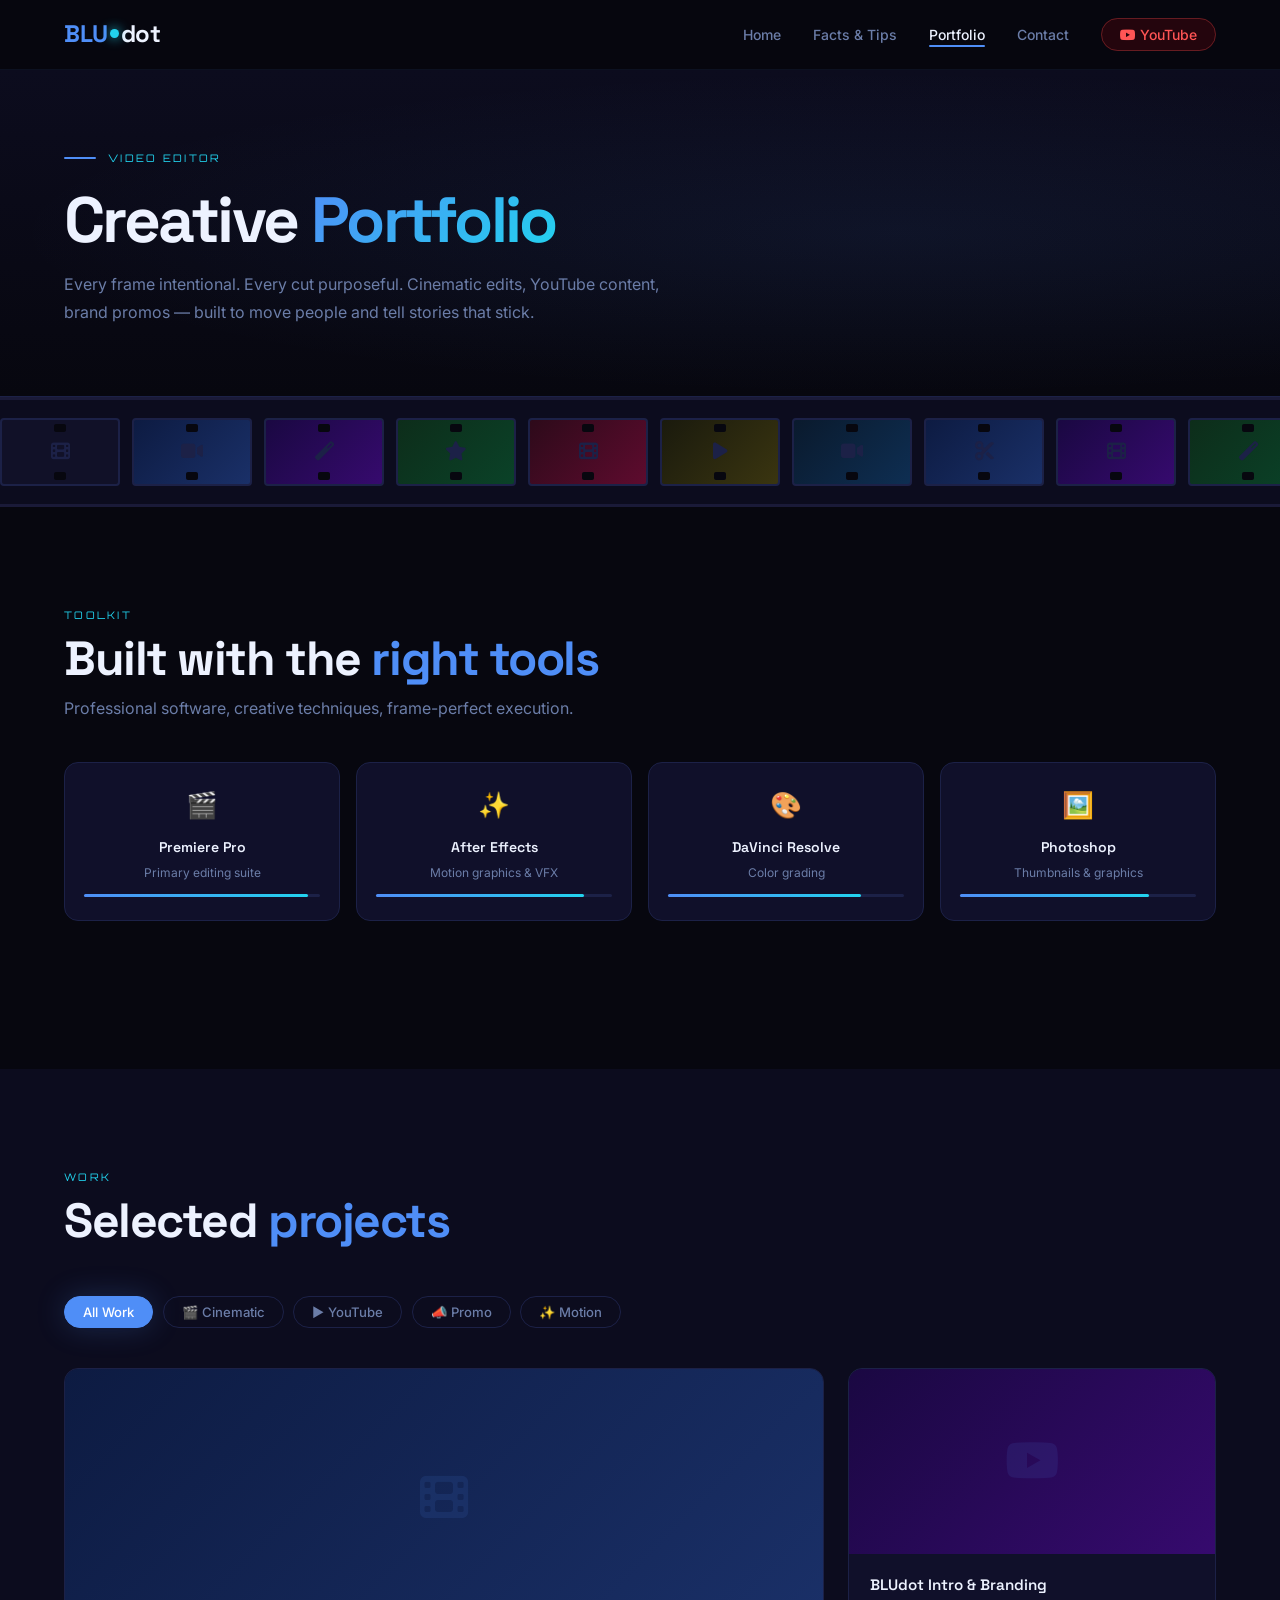
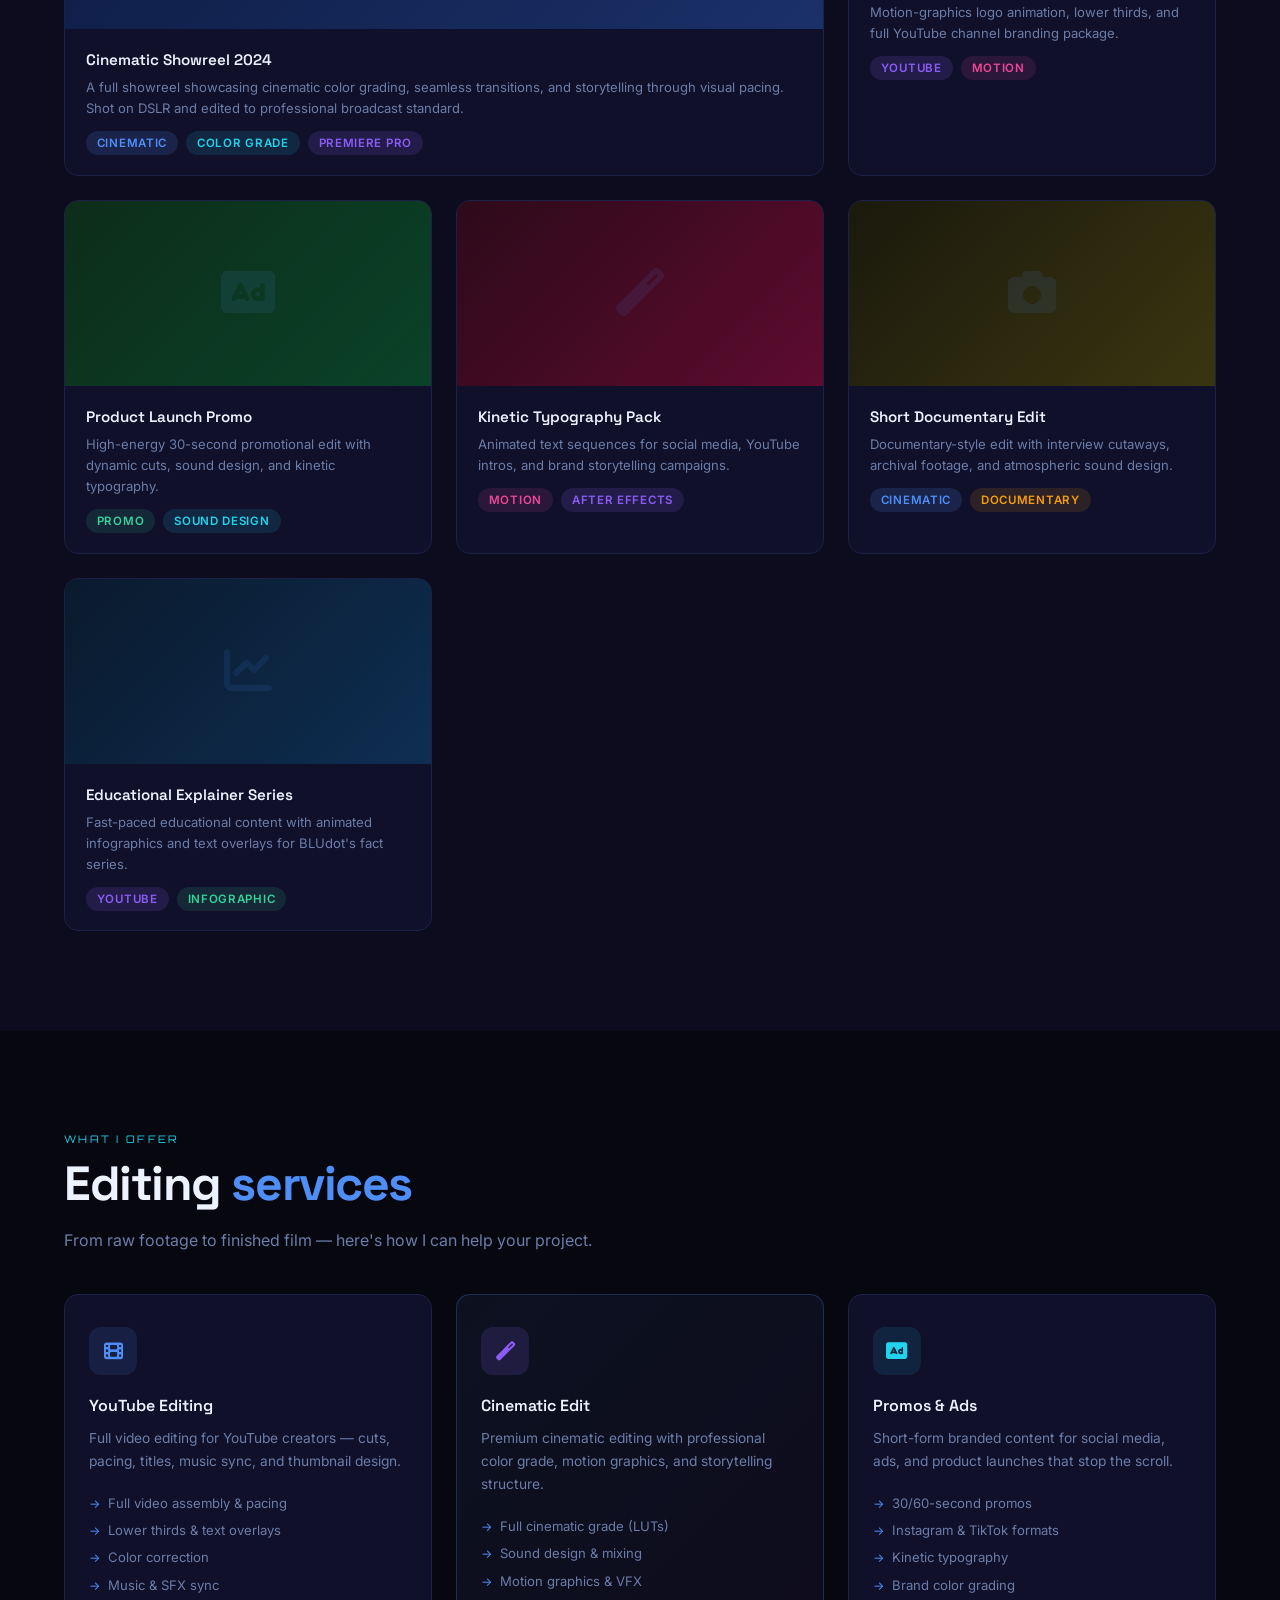
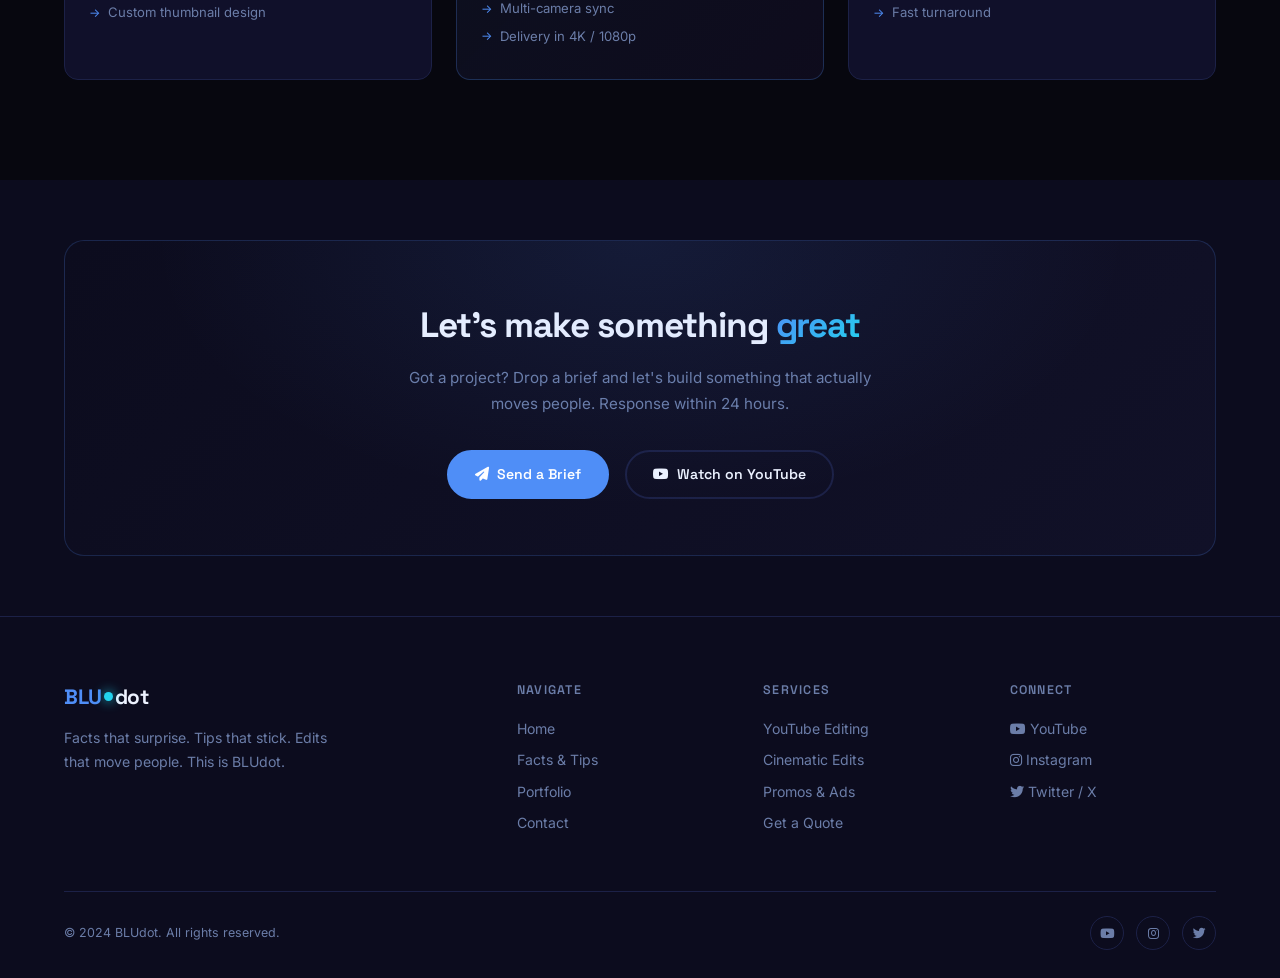
<file: portfolio.html>
<!DOCTYPE html>
<html lang="en">
<head>
  <meta charset="UTF-8">
  <meta name="viewport" content="width=device-width, initial-scale=1.0">
  <title>Portfolio — BLUdot Video Editing</title>
  <meta name="description" content="Professional video editing portfolio — cinematic, YouTube, promos, and motion graphics by BLUdot.">
  <link rel="stylesheet" href="css/style.css">
  <link rel="stylesheet" href="https://cdnjs.cloudflare.com/ajax/libs/font-awesome/6.5.0/css/all.min.css">
</head>
<body>

<nav class="nav" id="nav">
  <a href="index.html" class="nav-logo">
    <span class="blu">BLU</span><span class="dot-logo"></span><span>dot</span>
  </a>
  <ul class="nav-links" id="navLinks">
    <li><a href="index.html">Home</a></li>
    <li><a href="facts.html">Facts & Tips</a></li>
    <li><a href="portfolio.html" class="active">Portfolio</a></li>
    <li><a href="contact.html">Contact</a></li>
    <li><a href="https://youtube.com/@BLUdot" target="_blank" class="nav-yt"><i class="fab fa-youtube"></i> YouTube</a></li>
  </ul>
  <div class="nav-toggle" id="navToggle">
    <span></span><span></span><span></span>
  </div>
</nav>

<div class="page-wrap">

  <!-- ═══ PAGE HERO ═══ -->
  <div class="page-hero">
    <div class="container">
      <div class="page-hero-eyebrow">
        <div class="ph-line"></div>
        <span class="section-lbl" style="margin:0">Video Editor</span>
      </div>
      <h1>Creative <span class="gradient-text">Portfolio</span></h1>
      <p>Every frame intentional. Every cut purposeful. Cinematic edits, YouTube content, brand promos — built to move people and tell stories that stick.</p>
    </div>
  </div>

  <!-- ═══ FILMSTRIP ═══ -->
  <div class="filmstrip">
    <div class="filmstrip-track" id="filmstrip">
      <div class="strip-frame"><i class="fas fa-film"></i></div>
      <div class="strip-frame t1"><i class="fas fa-video"></i></div>
      <div class="strip-frame t2"><i class="fas fa-magic"></i></div>
      <div class="strip-frame t3"><i class="fas fa-star"></i></div>
      <div class="strip-frame t4"><i class="fas fa-film"></i></div>
      <div class="strip-frame t5"><i class="fas fa-play"></i></div>
      <div class="strip-frame t6"><i class="fas fa-video"></i></div>
      <div class="strip-frame t1"><i class="fas fa-cut"></i></div>
      <div class="strip-frame t2"><i class="fas fa-film"></i></div>
      <div class="strip-frame t3"><i class="fas fa-magic"></i></div>
      <!-- Duplicate for seamless loop -->
      <div class="strip-frame"><i class="fas fa-film"></i></div>
      <div class="strip-frame t1"><i class="fas fa-video"></i></div>
      <div class="strip-frame t2"><i class="fas fa-magic"></i></div>
      <div class="strip-frame t3"><i class="fas fa-star"></i></div>
      <div class="strip-frame t4"><i class="fas fa-film"></i></div>
      <div class="strip-frame t5"><i class="fas fa-play"></i></div>
      <div class="strip-frame t6"><i class="fas fa-video"></i></div>
      <div class="strip-frame t1"><i class="fas fa-cut"></i></div>
      <div class="strip-frame t2"><i class="fas fa-film"></i></div>
      <div class="strip-frame t3"><i class="fas fa-magic"></i></div>
    </div>
  </div>

  <!-- ═══ SKILLS ═══ -->
  <section class="section">
    <div class="container">
      <span class="section-lbl">Toolkit</span>
      <h2 class="section-title" style="margin-bottom:.5rem">Built with the <span>right tools</span></h2>
      <p class="section-sub" style="margin-bottom:2.5rem">Professional software, creative techniques, frame-perfect execution.</p>
      <div class="skills-grid">
        <div class="skill-item reveal" data-delay="1">
          <div class="skill-icon">🎬</div>
          <h4>Premiere Pro</h4>
          <p>Primary editing suite</p>
          <div class="skill-bar"><div class="skill-fill" data-width="95"></div></div>
        </div>
        <div class="skill-item reveal" data-delay="2">
          <div class="skill-icon">✨</div>
          <h4>After Effects</h4>
          <p>Motion graphics & VFX</p>
          <div class="skill-bar"><div class="skill-fill" data-width="88"></div></div>
        </div>
        <div class="skill-item reveal" data-delay="3">
          <div class="skill-icon">🎨</div>
          <h4>DaVinci Resolve</h4>
          <p>Color grading</p>
          <div class="skill-bar"><div class="skill-fill" data-width="82"></div></div>
        </div>
        <div class="skill-item reveal" data-delay="4">
          <div class="skill-icon">🖼️</div>
          <h4>Photoshop</h4>
          <p>Thumbnails & graphics</p>
          <div class="skill-bar"><div class="skill-fill" data-width="80"></div></div>
        </div>
      </div>
    </div>
  </section>

  <!-- ═══ PORTFOLIO GRID ═══ -->
  <section class="section" style="background:var(--bg2);padding-top:0">
    <div class="container">
      <div class="section-hd" style="padding-top:100px">
        <div>
          <span class="section-lbl">Work</span>
          <h2 class="section-title">Selected <span>projects</span></h2>
        </div>
      </div>

      <div class="port-filter" id="portFilters">
        <button class="filter-btn active" data-filter="all">All Work</button>
        <button class="filter-btn" data-filter="cinematic">🎬 Cinematic</button>
        <button class="filter-btn" data-filter="youtube">▶️ YouTube</button>
        <button class="filter-btn" data-filter="promo">📣 Promo</button>
        <button class="filter-btn" data-filter="motion">✨ Motion</button>
      </div>

      <div class="port-grid-full" id="portGrid">

        <div class="port-card featured reveal" data-cat="cinematic">
          <div class="port-card-thumb t1">
            <span class="port-thumb-icon"><i class="fas fa-film"></i></span>
            <div class="port-card-overlay">
              <div class="port-play"><i class="fas fa-play"></i></div>
              <span style="font-size:.8rem;color:rgba(255,255,255,.7)">Video coming soon</span>
            </div>
          </div>
          <div class="port-card-info">
            <h4>Cinematic Showreel 2024</h4>
            <p>A full showreel showcasing cinematic color grading, seamless transitions, and storytelling through visual pacing. Shot on DSLR and edited to professional broadcast standard.</p>
            <div class="port-meta">
              <span class="tag tag-blue">Cinematic</span>
              <span class="tag tag-cyan">Color Grade</span>
              <span class="tag tag-purple">Premiere Pro</span>
            </div>
          </div>
        </div>

        <div class="port-card reveal" data-delay="1" data-cat="youtube">
          <div class="port-card-thumb t2">
            <span class="port-thumb-icon"><i class="fab fa-youtube"></i></span>
            <div class="port-card-overlay">
              <div class="port-play"><i class="fas fa-play"></i></div>
            </div>
          </div>
          <div class="port-card-info">
            <h4>BLUdot Intro & Branding</h4>
            <p>Motion-graphics logo animation, lower thirds, and full YouTube channel branding package.</p>
            <div class="port-meta">
              <span class="tag tag-purple">YouTube</span>
              <span class="tag tag-pink">Motion</span>
            </div>
          </div>
        </div>

        <div class="port-card reveal" data-delay="2" data-cat="promo">
          <div class="port-card-thumb t3">
            <span class="port-thumb-icon"><i class="fas fa-ad"></i></span>
            <div class="port-card-overlay">
              <div class="port-play"><i class="fas fa-play"></i></div>
            </div>
          </div>
          <div class="port-card-info">
            <h4>Product Launch Promo</h4>
            <p>High-energy 30-second promotional edit with dynamic cuts, sound design, and kinetic typography.</p>
            <div class="port-meta">
              <span class="tag tag-green">Promo</span>
              <span class="tag tag-cyan">Sound Design</span>
            </div>
          </div>
        </div>

        <div class="port-card reveal" data-cat="motion">
          <div class="port-card-thumb t4">
            <span class="port-thumb-icon"><i class="fas fa-magic"></i></span>
            <div class="port-card-overlay">
              <div class="port-play"><i class="fas fa-play"></i></div>
            </div>
          </div>
          <div class="port-card-info">
            <h4>Kinetic Typography Pack</h4>
            <p>Animated text sequences for social media, YouTube intros, and brand storytelling campaigns.</p>
            <div class="port-meta">
              <span class="tag tag-pink">Motion</span>
              <span class="tag tag-purple">After Effects</span>
            </div>
          </div>
        </div>

        <div class="port-card reveal" data-delay="1" data-cat="cinematic">
          <div class="port-card-thumb t5">
            <span class="port-thumb-icon"><i class="fas fa-camera"></i></span>
            <div class="port-card-overlay">
              <div class="port-play"><i class="fas fa-play"></i></div>
            </div>
          </div>
          <div class="port-card-info">
            <h4>Short Documentary Edit</h4>
            <p>Documentary-style edit with interview cutaways, archival footage, and atmospheric sound design.</p>
            <div class="port-meta">
              <span class="tag tag-blue">Cinematic</span>
              <span class="tag tag-yellow">Documentary</span>
            </div>
          </div>
        </div>

        <div class="port-card reveal" data-delay="2" data-cat="youtube">
          <div class="port-card-thumb t6">
            <span class="port-thumb-icon"><i class="fas fa-chart-line"></i></span>
            <div class="port-card-overlay">
              <div class="port-play"><i class="fas fa-play"></i></div>
            </div>
          </div>
          <div class="port-card-info">
            <h4>Educational Explainer Series</h4>
            <p>Fast-paced educational content with animated infographics and text overlays for BLUdot's fact series.</p>
            <div class="port-meta">
              <span class="tag tag-purple">YouTube</span>
              <span class="tag tag-green">Infographic</span>
            </div>
          </div>
        </div>

      </div>
    </div>
  </section>

  <!-- ═══ SERVICES ═══ -->
  <section class="section">
    <div class="container">
      <span class="section-lbl">What I Offer</span>
      <h2 class="section-title">Editing <span>services</span></h2>
      <p class="section-sub" style="margin-bottom:2.5rem">From raw footage to finished film — here's how I can help your project.</p>
      <div class="services-grid">
        <div class="service-card reveal" data-delay="1">
          <div class="service-icon"><i class="fas fa-film"></i></div>
          <h3>YouTube Editing</h3>
          <p>Full video editing for YouTube creators — cuts, pacing, titles, music sync, and thumbnail design.</p>
          <ul class="service-list">
            <li>Full video assembly & pacing</li>
            <li>Lower thirds & text overlays</li>
            <li>Color correction</li>
            <li>Music & SFX sync</li>
            <li>Custom thumbnail design</li>
          </ul>
        </div>
        <div class="service-card featured-svc reveal" data-delay="2">
          <div class="service-icon" style="background:rgba(139,92,246,.15);color:var(--purple)"><i class="fas fa-magic"></i></div>
          <h3>Cinematic Edit</h3>
          <p>Premium cinematic editing with professional color grade, motion graphics, and storytelling structure.</p>
          <ul class="service-list">
            <li>Full cinematic grade (LUTs)</li>
            <li>Sound design & mixing</li>
            <li>Motion graphics & VFX</li>
            <li>Multi-camera sync</li>
            <li>Delivery in 4K / 1080p</li>
          </ul>
        </div>
        <div class="service-card reveal" data-delay="3">
          <div class="service-icon" style="background:rgba(34,211,238,.1);color:var(--cyan)"><i class="fas fa-ad"></i></div>
          <h3>Promos & Ads</h3>
          <p>Short-form branded content for social media, ads, and product launches that stop the scroll.</p>
          <ul class="service-list">
            <li>30/60-second promos</li>
            <li>Instagram & TikTok formats</li>
            <li>Kinetic typography</li>
            <li>Brand color grading</li>
            <li>Fast turnaround</li>
          </ul>
        </div>
      </div>
    </div>
  </section>

  <!-- ═══ HIRE CTA ═══ -->
  <section class="section-sm" style="background:var(--bg2)">
    <div class="container">
      <div class="hire-cta reveal">
        <div style="position:absolute;inset:0;background:radial-gradient(ellipse at 50% 0%,rgba(79,142,247,.1),transparent 60%)"></div>
        <h2>Let's make something <span class="gradient-text">great</span></h2>
        <p>Got a project? Drop a brief and let's build something that actually moves people. Response within 24 hours.</p>
        <div class="hire-btns">
          <a href="contact.html" class="btn btn-primary"><i class="fas fa-paper-plane"></i> Send a Brief</a>
          <a href="https://youtube.com/@BLUdot" target="_blank" class="btn btn-outline"><i class="fab fa-youtube"></i> Watch on YouTube</a>
        </div>
      </div>
    </div>
  </section>

</div>

<footer>
  <div class="footer-grid">
    <div class="footer-brand">
      <a href="index.html" class="nav-logo" style="font-size:1.3rem">
        <span class="blu">BLU</span><span class="dot-logo"></span><span>dot</span>
      </a>
      <p>Facts that surprise. Tips that stick. Edits that move people. This is BLUdot.</p>
    </div>
    <div class="footer-col">
      <h4>Navigate</h4>
      <a href="index.html">Home</a>
      <a href="facts.html">Facts & Tips</a>
      <a href="portfolio.html">Portfolio</a>
      <a href="contact.html">Contact</a>
    </div>
    <div class="footer-col">
      <h4>Services</h4>
      <a href="portfolio.html">YouTube Editing</a>
      <a href="portfolio.html">Cinematic Edits</a>
      <a href="portfolio.html">Promos & Ads</a>
      <a href="contact.html">Get a Quote</a>
    </div>
    <div class="footer-col">
      <h4>Connect</h4>
      <a href="https://youtube.com/@BLUdot" target="_blank"><i class="fab fa-youtube"></i> YouTube</a>
      <a href="#"><i class="fab fa-instagram"></i> Instagram</a>
      <a href="#"><i class="fab fa-twitter"></i> Twitter / X</a>
    </div>
  </div>
  <div class="footer-btm">
    <p>© 2024 BLUdot. All rights reserved.</p>
    <div class="footer-socials">
      <a href="https://youtube.com/@BLUdot" target="_blank"><i class="fab fa-youtube"></i></a>
      <a href="#"><i class="fab fa-instagram"></i></a>
      <a href="#"><i class="fab fa-twitter"></i></a>
    </div>
  </div>
</footer>

<script src="js/main.js"></script>
</body>
</html>
</file>
<file: assets/leaflet.css>
/* required styles */

.leaflet-pane,
.leaflet-tile,
.leaflet-marker-icon,
.leaflet-marker-shadow,
.leaflet-tile-container,
.leaflet-pane > svg,
.leaflet-pane > canvas,
.leaflet-zoom-box,
.leaflet-image-layer,
.leaflet-layer {
	position: absolute;
	left: 0;
	top: 0;
	}
.leaflet-container {
	overflow: hidden;
	}
.leaflet-tile,
.leaflet-marker-icon,
.leaflet-marker-shadow {
	-webkit-user-select: none;
	   -moz-user-select: none;
	        user-select: none;
	  -webkit-user-drag: none;
	}
/* Prevents IE11 from highlighting tiles in blue */
.leaflet-tile::selection {
	background: transparent;
}
/* Safari renders non-retina tile on retina better with this, but Chrome is worse */
.leaflet-safari .leaflet-tile {
	image-rendering: -webkit-optimize-contrast;
	}
/* hack that prevents hw layers "stretching" when loading new tiles */
.leaflet-safari .leaflet-tile-container {
	width: 1600px;
	height: 1600px;
	-webkit-transform-origin: 0 0;
	}
.leaflet-marker-icon,
.leaflet-marker-shadow {
	display: block;
	}
/* .leaflet-container svg: reset svg max-width decleration shipped in Joomla! (joomla.org) 3.x */
/* .leaflet-container img: map is broken in FF if you have max-width: 100% on tiles */
.leaflet-container .leaflet-overlay-pane svg {
	max-width: none !important;
	max-height: none !important;
	}
.leaflet-container .leaflet-marker-pane img,
.leaflet-container .leaflet-shadow-pane img,
.leaflet-container .leaflet-tile-pane img,
.leaflet-container img.leaflet-image-layer,
.leaflet-container .leaflet-tile {
	max-width: none !important;
	max-height: none !important;
	width: auto;
	padding: 0;
	}

.leaflet-container img.leaflet-tile {
	/* See: https://bugs.chromium.org/p/chromium/issues/detail?id=600120 */
	mix-blend-mode: plus-lighter;
}

.leaflet-container.leaflet-touch-zoom {
	-ms-touch-action: pan-x pan-y;
	touch-action: pan-x pan-y;
	}
.leaflet-container.leaflet-touch-drag {
	-ms-touch-action: pinch-zoom;
	/* Fallback for FF which doesn't support pinch-zoom */
	touch-action: none;
	touch-action: pinch-zoom;
}
.leaflet-container.leaflet-touch-drag.leaflet-touch-zoom {
	-ms-touch-action: none;
	touch-action: none;
}
.leaflet-container {
	-webkit-tap-highlight-color: transparent;
}
.leaflet-container a {
	-webkit-tap-highlight-color: rgba(51, 181, 229, 0.4);
}
.leaflet-tile {
	filter: inherit;
	visibility: hidden;
	}
.leaflet-tile-loaded {
	visibility: inherit;
	}
.leaflet-zoom-box {
	width: 0;
	height: 0;
	-moz-box-sizing: border-box;
	     box-sizing: border-box;
	z-index: 800;
	}
/* workaround for https://bugzilla.mozilla.org/show_bug.cgi?id=888319 */
.leaflet-overlay-pane svg {
	-moz-user-select: none;
	}

.leaflet-pane         { z-index: 400; }

.leaflet-tile-pane    { z-index: 200; }
.leaflet-overlay-pane { z-index: 400; }
.leaflet-shadow-pane  { z-index: 500; }
.leaflet-marker-pane  { z-index: 600; }
.leaflet-tooltip-pane   { z-index: 650; }
.leaflet-popup-pane   { z-index: 700; }

.leaflet-map-pane canvas { z-index: 100; }
.leaflet-map-pane svg    { z-index: 200; }

.leaflet-vml-shape {
	width: 1px;
	height: 1px;
	}
.lvml {
	behavior: url(#default#VML);
	display: inline-block;
	position: absolute;
	}


/* control positioning */

.leaflet-control {
	position: relative;
	z-index: 800;
	pointer-events: visiblePainted; /* IE 9-10 doesn't have auto */
	pointer-events: auto;
	}
.leaflet-top,
.leaflet-bottom {
	position: absolute;
	z-index: 1000;
	pointer-events: none;
	}
.leaflet-top {
	top: 0;
	}
.leaflet-right {
	right: 0;
	}
.leaflet-bottom {
	bottom: 0;
	}
.leaflet-left {
	left: 0;
	}
.leaflet-control {
	float: left;
	clear: both;
	}
.leaflet-right .leaflet-control {
	float: right;
	}
.leaflet-top .leaflet-control {
	margin-top: 10px;
	}
.leaflet-bottom .leaflet-control {
	margin-bottom: 10px;
	}
.leaflet-left .leaflet-control {
	margin-left: 10px;
	}
.leaflet-right .leaflet-control {
	margin-right: 10px;
	}


/* zoom and fade animations */

.leaflet-fade-anim .leaflet-popup {
	opacity: 0;
	-webkit-transition: opacity 0.2s linear;
	   -moz-transition: opacity 0.2s linear;
	        transition: opacity 0.2s linear;
	}
.leaflet-fade-anim .leaflet-map-pane .leaflet-popup {
	opacity: 1;
	}
.leaflet-zoom-animated {
	-webkit-transform-origin: 0 0;
	    -ms-transform-origin: 0 0;
	        transform-origin: 0 0;
	}
svg.leaflet-zoom-animated {
	will-change: transform;
}

.leaflet-zoom-anim .leaflet-zoom-animated {
	-webkit-transition: -webkit-transform 0.25s cubic-bezier(0,0,0.25,1);
	   -moz-transition:    -moz-transform 0.25s cubic-bezier(0,0,0.25,1);
	        transition:         transform 0.25s cubic-bezier(0,0,0.25,1);
	}
.leaflet-zoom-anim .leaflet-tile,
.leaflet-pan-anim .leaflet-tile {
	-webkit-transition: none;
	   -moz-transition: none;
	        transition: none;
	}

.leaflet-zoom-anim .leaflet-zoom-hide {
	visibility: hidden;
	}


/* cursors */

.leaflet-interactive {
	cursor: pointer;
	}
.leaflet-grab {
	cursor: -webkit-grab;
	cursor:    -moz-grab;
	cursor:         grab;
	}
.leaflet-crosshair,
.leaflet-crosshair .leaflet-interactive {
	cursor: crosshair;
	}
.leaflet-popup-pane,
.leaflet-control {
	cursor: auto;
	}
.leaflet-dragging .leaflet-grab,
.leaflet-dragging .leaflet-grab .leaflet-interactive,
.leaflet-dragging .leaflet-marker-draggable {
	cursor: move;
	cursor: -webkit-grabbing;
	cursor:    -moz-grabbing;
	cursor:         grabbing;
	}

/* marker & overlays interactivity */
.leaflet-marker-icon,
.leaflet-marker-shadow,
.leaflet-image-layer,
.leaflet-pane > svg path,
.leaflet-tile-container {
	pointer-events: none;
	}

.leaflet-marker-icon.leaflet-interactive,
.leaflet-image-layer.leaflet-interactive,
.leaflet-pane > svg path.leaflet-interactive,
svg.leaflet-image-layer.leaflet-interactive path {
	pointer-events: visiblePainted; /* IE 9-10 doesn't have auto */
	pointer-events: auto;
	}

/* visual tweaks */

.leaflet-container {
	background: #ddd;
	outline-offset: 1px;
	}
.leaflet-container a {
	color: #0078A8;
	}
.leaflet-zoom-box {
	border: 2px dotted #38f;
	background: rgba(255,255,255,0.5);
	}


/* general typography */
.leaflet-container {
	font-family: "Helvetica Neue", Arial, Helvetica, sans-serif;
	font-size: 12px;
	font-size: 0.75rem;
	line-height: 1.5;
	}


/* general toolbar styles */

.leaflet-bar {
	box-shadow: 0 1px 5px rgba(0,0,0,0.65);
	border-radius: 4px;
	}
.leaflet-bar a {
	background-color: #fff;
	border-bottom: 1px solid #ccc;
	width: 26px;
	height: 26px;
	line-height: 26px;
	display: block;
	text-align: center;
	text-decoration: none;
	color: black;
	}
.leaflet-bar a,
.leaflet-control-layers-toggle {
	background-position: 50% 50%;
	background-repeat: no-repeat;
	display: block;
	}
.leaflet-bar a:hover,
.leaflet-bar a:focus {
	background-color: #f4f4f4;
	}
.leaflet-bar a:first-child {
	border-top-left-radius: 4px;
	border-top-right-radius: 4px;
	}
.leaflet-bar a:last-child {
	border-bottom-left-radius: 4px;
	border-bottom-right-radius: 4px;
	border-bottom: none;
	}
.leaflet-bar a.leaflet-disabled {
	cursor: default;
	background-color: #f4f4f4;
	color: #bbb;
	}

.leaflet-touch .leaflet-bar a {
	width: 30px;
	height: 30px;
	line-height: 30px;
	}
.leaflet-touch .leaflet-bar a:first-child {
	border-top-left-radius: 2px;
	border-top-right-radius: 2px;
	}
.leaflet-touch .leaflet-bar a:last-child {
	border-bottom-left-radius: 2px;
	border-bottom-right-radius: 2px;
	}

/* zoom control */

.leaflet-control-zoom-in,
.leaflet-control-zoom-out {
	font: bold 18px 'Lucida Console', Monaco, monospace;
	text-indent: 1px;
	}

.leaflet-touch .leaflet-control-zoom-in, .leaflet-touch .leaflet-control-zoom-out  {
	font-size: 22px;
	}


/* layers control */

.leaflet-control-layers {
	box-shadow: 0 1px 5px rgba(0,0,0,0.4);
	background: #fff;
	border-radius: 5px;
	}
.leaflet-control-layers-toggle {
	background-image: url(images/layers.png);
	width: 36px;
	height: 36px;
	}
.leaflet-retina .leaflet-control-layers-toggle {
	background-image: url(images/layers-2x.png);
	background-size: 26px 26px;
	}
.leaflet-touch .leaflet-control-layers-toggle {
	width: 44px;
	height: 44px;
	}
.leaflet-control-layers .leaflet-control-layers-list,
.leaflet-control-layers-expanded .leaflet-control-layers-toggle {
	display: none;
	}
.leaflet-control-layers-expanded .leaflet-control-layers-list {
	display: block;
	position: relative;
	}
.leaflet-control-layers-expanded {
	padding: 6px 10px 6px 6px;
	color: #333;
	background: #fff;
	}
.leaflet-control-layers-scrollbar {
	overflow-y: scroll;
	overflow-x: hidden;
	padding-right: 5px;
	}
.leaflet-control-layers-selector {
	margin-top: 2px;
	position: relative;
	top: 1px;
	}
.leaflet-control-layers label {
	display: block;
	font-size: 13px;
	font-size: 1.08333em;
	}
.leaflet-control-layers-separator {
	height: 0;
	border-top: 1px solid #ddd;
	margin: 5px -10px 5px -6px;
	}

/* Default icon URLs */
.leaflet-default-icon-path { /* used only in path-guessing heuristic, see L.Icon.Default */
	background-image: url(images/marker-icon.png);
	}


/* attribution and scale controls */

.leaflet-container .leaflet-control-attribution {
	background: #fff;
	background: rgba(255, 255, 255, 0.8);
	margin: 0;
	}
.leaflet-control-attribution,
.leaflet-control-scale-line {
	padding: 0 5px;
	color: #333;
	line-height: 1.4;
	}
.leaflet-control-attribution a {
	text-decoration: none;
	}
.leaflet-control-attribution a:hover,
.leaflet-control-attribution a:focus {
	text-decoration: underline;
	}
.leaflet-attribution-flag {
	display: inline !important;
	vertical-align: baseline !important;
	width: 1em;
	height: 0.6669em;
	}
.leaflet-left .leaflet-control-scale {
	margin-left: 5px;
	}
.leaflet-bottom .leaflet-control-scale {
	margin-bottom: 5px;
	}
.leaflet-control-scale-line {
	border: 2px solid #777;
	border-top: none;
	line-height: 1.1;
	padding: 2px 5px 1px;
	white-space: nowrap;
	-moz-box-sizing: border-box;
	     box-sizing: border-box;
	background: rgba(255, 255, 255, 0.8);
	text-shadow: 1px 1px #fff;
	}
.leaflet-control-scale-line:not(:first-child) {
	border-top: 2px solid #777;
	border-bottom: none;
	margin-top: -2px;
	}
.leaflet-control-scale-line:not(:first-child):not(:last-child) {
	border-bottom: 2px solid #777;
	}

.leaflet-touch .leaflet-control-attribution,
.leaflet-touch .leaflet-control-layers,
.leaflet-touch .leaflet-bar {
	box-shadow: none;
	}
.leaflet-touch .leaflet-control-layers,
.leaflet-touch .leaflet-bar {
	border: 2px solid rgba(0,0,0,0.2);
	background-clip: padding-box;
	}


/* popup */

.leaflet-popup {
	position: absolute;
	text-align: center;
	margin-bottom: 20px;
	}
.leaflet-popup-content-wrapper {
	padding: 1px;
	text-align: left;
	border-radius: 12px;
	}
.leaflet-popup-content {
	margin: 13px 24px 13px 20px;
	line-height: 1.3;
	font-size: 13px;
	font-size: 1.08333em;
	min-height: 1px;
	}
.leaflet-popup-content p {
	margin: 17px 0;
	margin: 1.3em 0;
	}
.leaflet-popup-tip-container {
	width: 40px;
	height: 20px;
	position: absolute;
	left: 50%;
	margin-top: -1px;
	margin-left: -20px;
	overflow: hidden;
	pointer-events: none;
	}
.leaflet-popup-tip {
	width: 17px;
	height: 17px;
	padding: 1px;

	margin: -10px auto 0;
	pointer-events: auto;

	-webkit-transform: rotate(45deg);
	   -moz-transform: rotate(45deg);
	    -ms-transform: rotate(45deg);
	        transform: rotate(45deg);
	}
.leaflet-popup-content-wrapper,
.leaflet-popup-tip {
	background: white;
	color: #333;
	box-shadow: 0 3px 14px rgba(0,0,0,0.4);
	}
.leaflet-container a.leaflet-popup-close-button {
	position: absolute;
	top: 0;
	right: 0;
	border: none;
	text-align: center;
	width: 24px;
	height: 24px;
	font: 16px/24px Tahoma, Verdana, sans-serif;
	color: #757575;
	text-decoration: none;
	background: transparent;
	}
.leaflet-container a.leaflet-popup-close-button:hover,
.leaflet-container a.leaflet-popup-close-button:focus {
	color: #585858;
	}
.leaflet-popup-scrolled {
	overflow: auto;
	}

.leaflet-oldie .leaflet-popup-content-wrapper {
	-ms-zoom: 1;
	}
.leaflet-oldie .leaflet-popup-tip {
	width: 24px;
	margin: 0 auto;

	-ms-filter: "progid:DXImageTransform.Microsoft.Matrix(M11=0.70710678, M12=0.70710678, M21=-0.70710678, M22=0.70710678)";
	filter: progid:DXImageTransform.Microsoft.Matrix(M11=0.70710678, M12=0.70710678, M21=-0.70710678, M22=0.70710678);
	}

.leaflet-oldie .leaflet-control-zoom,
.leaflet-oldie .leaflet-control-layers,
.leaflet-oldie .leaflet-popup-content-wrapper,
.leaflet-oldie .leaflet-popup-tip {
	border: 1px solid #999;
	}


/* div icon */

.leaflet-div-icon {
	background: #fff;
	border: 1px solid #666;
	}


/* Tooltip */
/* Base styles for the element that has a tooltip */
.leaflet-tooltip {
	position: absolute;
	padding: 6px;
	background-color: #fff;
	border: 1px solid #fff;
	border-radius: 3px;
	color: #222;
	white-space: nowrap;
	-webkit-user-select: none;
	-moz-user-select: none;
	-ms-user-select: none;
	user-select: none;
	pointer-events: none;
	box-shadow: 0 1px 3px rgba(0,0,0,0.4);
	}
.leaflet-tooltip.leaflet-interactive {
	cursor: pointer;
	pointer-events: auto;
	}
.leaflet-tooltip-top:before,
.leaflet-tooltip-bottom:before,
.leaflet-tooltip-left:before,
.leaflet-tooltip-right:before {
	position: absolute;
	pointer-events: none;
	border: 6px solid transparent;
	background: transparent;
	content: "";
	}

/* Directions */

.leaflet-tooltip-bottom {
	margin-top: 6px;
}
.leaflet-tooltip-top {
	margin-top: -6px;
}
.leaflet-tooltip-bottom:before,
.leaflet-tooltip-top:before {
	left: 50%;
	margin-left: -6px;
	}
.leaflet-tooltip-top:before {
	bottom: 0;
	margin-bottom: -12px;
	border-top-color: #fff;
	}
.leaflet-tooltip-bottom:before {
	top: 0;
	margin-top: -12px;
	margin-left: -6px;
	border-bottom-color: #fff;
	}
.leaflet-tooltip-left {
	margin-left: -6px;
}
.leaflet-tooltip-right {
	margin-left: 6px;
}
.leaflet-tooltip-left:before,
.leaflet-tooltip-right:before {
	top: 50%;
	margin-top: -6px;
	}
.leaflet-tooltip-left:before {
	right: 0;
	margin-right: -12px;
	border-left-color: #fff;
	}
.leaflet-tooltip-right:before {
	left: 0;
	margin-left: -12px;
	border-right-color: #fff;
	}

/* Printing */

@media print {
	/* Prevent printers from removing background-images of controls. */
	.leaflet-control {
		-webkit-print-color-adjust: exact;
		print-color-adjust: exact;
		}
	}
</file>
<file: style.css>
/* PUBG Tactical Mortar Computer & Map System */
:root, [data-theme="tactical"] {
  --bg-dark: #0b0e14;
  --bg-panel: rgba(15, 20, 30, 0.95);
  --bg-card: #151b28;
  --bg-card-hover: #1c2436;
  --border-color: #242f44;
  --border-glow: rgba(0, 255, 157, 0.3);
  --text-main: #f0f4fc;
  --text-muted: #8a99b5;
  --accent-green: #00ff9d;
  --accent-green-dim: rgba(0, 255, 157, 0.15);
  --accent-cyan: #00e5ff;
  --accent-cyan-dim: rgba(0, 229, 255, 0.15);
  --accent-red: #ff3b5c;
  --accent-red-dim: rgba(255, 59, 92, 0.2);
  --accent-amber: #ffb703;
  --accent-amber-dim: rgba(255, 183, 3, 0.2);
  --accent-purple: #b5179e;
  --font-hud: 'Segoe UI', -apple-system, BlinkMacSystemFont, Roboto, sans-serif;
  --font-mono: 'Consolas', 'Courier New', monospace;
  --btn-primary-bg: #1a2233;
  --btn-primary-hover: #232e44;
  --map-bg: #080c14;
}

/* Theme 2: Plain White Minimal (Normal website, no modern cyber vibe, clean & basic) */
[data-theme="plain-light"] {
  --bg-dark: #f8fafc;
  --bg-panel: #ffffff;
  --bg-card: #ffffff;
  --bg-card-hover: #f1f5f9;
  --border-color: #e2e8f0;
  --border-glow: transparent;
  --text-main: #0f172a;
  --text-muted: #64748b;
  --accent-green: #16a34a;
  --accent-green-dim: #dcfce7;
  --accent-cyan: #0284c7;
  --accent-cyan-dim: #e0f2fe;
  --accent-red: #dc2626;
  --accent-red-dim: #fee2e2;
  --accent-amber: #d97706;
  --accent-amber-dim: #fef3c7;
  --accent-purple: #7c3aed;
  --font-hud: -apple-system, BlinkMacSystemFont, 'Segoe UI', Roboto, Helvetica, Arial, sans-serif;
  --font-mono: 'SFMono-Regular', Consolas, 'Liberation Mono', Menlo, monospace;
  --btn-primary-bg: #f1f5f9;
  --btn-primary-hover: #e2e8f0;
  --map-bg: #e2e8f0;
}

/* Theme 3: Plain Dark Minimal (Clean minimal dark mode without neon) */
[data-theme="plain-dark"] {
  --bg-dark: #0d1117;
  --bg-panel: #161b22;
  --bg-card: #21262d;
  --bg-card-hover: #30363d;
  --border-color: #30363d;
  --border-glow: transparent;
  --text-main: #f0f6fc;
  --text-muted: #8b949e;
  --accent-green: #3fb950;
  --accent-green-dim: rgba(63, 185, 80, 0.15);
  --accent-cyan: #58a6ff;
  --accent-cyan-dim: rgba(88, 166, 255, 0.15);
  --accent-red: #f85149;
  --accent-red-dim: rgba(248, 81, 73, 0.15);
  --accent-amber: #d29922;
  --accent-amber-dim: rgba(210, 153, 34, 0.15);
  --accent-purple: #bc8cff;
  --font-hud: -apple-system, BlinkMacSystemFont, 'Segoe UI', Roboto, Helvetica, Arial, sans-serif;
  --font-mono: 'SFMono-Regular', Consolas, 'Liberation Mono', Menlo, monospace;
  --btn-primary-bg: #21262d;
  --btn-primary-hover: #30363d;
  --map-bg: #0d1117;
}

* {
  box-sizing: border-box;
  margin: 0;
  padding: 0;
  user-select: none;
}

body, html {
  width: 100%;
  height: 100%;
  overflow: hidden;
  background-color: var(--bg-dark);
  font-family: var(--font-hud);
  color: var(--text-main);
}

#app-container {
  display: flex;
  width: 100vw;
  height: 100vh;
  position: relative;
}

/* SIDEBAR */
#sidebar {
  width: 380px;
  min-width: 380px;
  height: 100%;
  background: var(--bg-panel);
  border-right: 1px solid var(--border-color);
  display: flex;
  flex-direction: column;
  z-index: 1000;
  backdrop-filter: blur(12px);
  box-shadow: 4px 0 24px rgba(0, 0, 0, 0.6);
  overflow-y: auto;
  transition: transform 0.25s ease, margin-left 0.25s ease;
}

#sidebar.collapsed {
  margin-left: -380px;
}

.map-floating-controls {
  position: absolute;
  top: 16px;
  left: 16px;
  z-index: 1000;
  display: flex;
  gap: 8px;
}

.map-floating-btn {
  background: rgba(15, 20, 30, 0.9);
  border: 1px solid var(--border-color);
  color: var(--text-main);
  padding: 8px 12px;
  border-radius: 6px;
  font-size: 13px;
  font-weight: 700;
  cursor: pointer;
  display: flex;
  align-items: center;
  gap: 6px;
  box-shadow: 0 4px 16px rgba(0, 0, 0, 0.5);
  backdrop-filter: blur(8px);
  transition: all 0.15s ease;
}

.map-floating-btn:hover {
  background: #1c2436;
  border-color: var(--accent-cyan);
  color: #fff;
  transform: translateY(-1px);
}


#sidebar::-webkit-scrollbar {
  width: 6px;
}
#sidebar::-webkit-scrollbar-thumb {
  background: #2a374f;
  border-radius: 3px;
}

/* HEADER */
.sidebar-header {
  padding: 16px 20px;
  background: linear-gradient(180deg, #131a29 0%, #0d121c 100%);
  border-bottom: 1px solid var(--border-color);
  position: relative;
}

.brand-row {
  display: flex;
  align-items: center;
  justify-content: space-between;
}

.brand-title {
  display: flex;
  align-items: center;
  gap: 10px;
  font-size: 16px;
  font-weight: 800;
  letter-spacing: 1.5px;
  color: #fff;
  text-transform: uppercase;
}

.radar-dot {
  width: 10px;
  height: 10px;
  background-color: var(--accent-green);
  border-radius: 50%;
  box-shadow: 0 0 10px var(--accent-green);
  animation: pulse 2s infinite;
}

@keyframes pulse {
  0% { transform: scale(0.95); box-shadow: 0 0 0 0 rgba(0, 255, 157, 0.7); }
  70% { transform: scale(1.1); box-shadow: 0 0 0 8px rgba(0, 255, 157, 0); }
  100% { transform: scale(0.95); box-shadow: 0 0 0 0 rgba(0, 255, 157, 0); }
}

.version-badge {
  font-size: 11px;
  font-family: var(--font-mono);
  background: rgba(0, 229, 255, 0.15);
  color: var(--accent-cyan);
  padding: 2px 6px;
  border-radius: 4px;
  border: 1px solid rgba(0, 229, 255, 0.3);
}

.tagline {
  font-size: 12px;
  color: var(--text-muted);
  margin-top: 4px;
  letter-spacing: 0.5px;
}

/* MAP SELECTOR */
.section-block {
  padding: 14px 18px;
  border-bottom: 1px solid var(--border-color);
}

.section-label {
  font-size: 11px;
  font-weight: 700;
  color: var(--text-muted);
  text-transform: uppercase;
  letter-spacing: 1px;
  margin-bottom: 10px;
  display: flex;
  justify-content: space-between;
  align-items: center;
}

.map-selector-grid {
  display: grid;
  grid-template-columns: repeat(3, 1fr);
  gap: 6px;
}

.map-btn {
  background: var(--bg-card);
  border: 1px solid var(--border-color);
  color: var(--text-main);
  padding: 8px 6px;
  font-size: 12px;
  font-weight: 600;
  border-radius: 6px;
  cursor: pointer;
  transition: all 0.15s ease;
  text-align: center;
}

.map-btn:hover {
  background: var(--bg-card-hover);
  border-color: var(--accent-cyan);
  color: #fff;
}

.map-btn.active {
  background: linear-gradient(135deg, rgba(0, 255, 157, 0.2) 0%, rgba(0, 229, 255, 0.2) 100%);
  border-color: var(--accent-green);
  color: #fff;
  box-shadow: 0 0 10px rgba(0, 255, 157, 0.2);
}

.style-toggle-btn {
  flex: 1;
  background: var(--bg-card);
  border: 1px solid var(--border-color);
  color: var(--text-muted);
  padding: 8px 10px;
  font-size: 12px;
  font-weight: 600;
  border-radius: 6px;
  cursor: pointer;
  display: inline-flex;
  align-items: center;
  justify-content: center;
  gap: 6px;
  transition: all 0.15s ease;
}

.style-toggle-btn:hover {
  background: var(--bg-card-hover);
  color: var(--text-main);
  border-color: var(--accent-cyan);
}

.style-toggle-btn.active {
  background: linear-gradient(135deg, rgba(0, 229, 255, 0.2) 0%, rgba(0, 255, 157, 0.2) 100%);
  border-color: var(--accent-green);
  color: #fff;
  box-shadow: 0 0 10px rgba(0, 255, 157, 0.2);
}


/* MORTAR BALLISTIC COMPUTER */
.ballistics-panel {
  background: linear-gradient(180deg, #101724 0%, #0d121c 100%);
  border: 1px solid var(--border-color);
  border-radius: 8px;
  padding: 14px;
  margin-bottom: 8px;
  position: relative;
  overflow: hidden;
}

.ballistics-panel::before {
  content: '';
  position: absolute;
  top: 0;
  left: 0;
  width: 4px;
  height: 100%;
  background: var(--accent-green);
}

.ballistics-panel.out-of-range::before {
  background: var(--accent-red);
}

.ballistics-panel.standby::before {
  background: var(--text-muted);
}

.digital-readout-row {
  display: flex;
  justify-content: space-between;
  align-items: baseline;
  margin-bottom: 8px;
}

.distance-number {
  font-family: var(--font-mono);
  font-size: 38px;
  font-weight: 800;
  color: var(--accent-green);
  letter-spacing: -1px;
  text-shadow: 0 0 16px rgba(0, 255, 157, 0.4);
}

.ballistics-panel.out-of-range .distance-number {
  color: var(--accent-red);
  text-shadow: 0 0 16px rgba(255, 59, 92, 0.4);
}

.ballistics-panel.standby .distance-number {
  color: var(--text-muted);
  text-shadow: none;
}

.unit-label {
  font-size: 18px;
  font-weight: 700;
  color: var(--text-muted);
  margin-left: 4px;
}

.status-badge {
  font-size: 11px;
  font-weight: 700;
  padding: 4px 8px;
  border-radius: 4px;
  text-transform: uppercase;
  letter-spacing: 0.5px;
}

.status-in-range {
  background: var(--accent-green-dim);
  color: var(--accent-green);
  border: 1px solid rgba(0, 255, 157, 0.4);
}

.status-out-range {
  background: var(--accent-red-dim);
  color: var(--accent-red);
  border: 1px solid rgba(255, 59, 92, 0.4);
}

.status-standby {
  background: rgba(138, 153, 181, 0.15);
  color: var(--text-muted);
  border: 1px solid rgba(138, 153, 181, 0.3);
}

/* MORTAR RANGE BAR */
.range-bar-container {
  margin: 10px 0 14px 0;
}

.range-bar-track {
  width: 100%;
  height: 8px;
  background: #1e2638;
  border-radius: 4px;
  position: relative;
  overflow: hidden;
}

.range-bar-fill {
  height: 100%;
  width: 0%;
  background: linear-gradient(90deg, var(--accent-cyan), var(--accent-green));
  transition: width 0.2s ease, background 0.2s ease;
}

.range-bar-fill.out {
  background: var(--accent-red);
}

.range-labels {
  display: flex;
  justify-content: space-between;
  font-size: 10px;
  color: var(--text-muted);
  font-family: var(--font-mono);
  margin-top: 4px;
}

/* TELEMETRY STATS */
.telemetry-grid {
  display: grid;
  grid-template-columns: 1fr 1fr;
  gap: 8px;
  margin-top: 8px;
}

.telemetry-card {
  background: rgba(0, 0, 0, 0.25);
  border: 1px solid var(--border-color);
  border-radius: 6px;
  padding: 6px 10px;
}

.telemetry-title {
  font-size: 10px;
  color: var(--text-muted);
  text-transform: uppercase;
  letter-spacing: 0.5px;
}

.telemetry-val {
  font-family: var(--font-mono);
  font-size: 14px;
  font-weight: 700;
  color: var(--text-main);
  margin-top: 2px;
}

/* ACTION BUTTONS */
.action-row {
  display: flex;
  gap: 8px;
  margin-top: 10px;
}

.btn-primary {
  flex: 1;
  background: #1a2233;
  border: 1px solid var(--border-color);
  color: var(--text-main);
  padding: 9px 12px;
  font-size: 13px;
  font-weight: 600;
  border-radius: 6px;
  cursor: pointer;
  display: flex;
  align-items: center;
  justify-content: center;
  gap: 6px;
  transition: all 0.15s ease;
}

.btn-primary:hover {
  background: #232e44;
  border-color: var(--accent-cyan);
  color: #fff;
}

.btn-primary.danger:hover {
  background: rgba(255, 59, 92, 0.2);
  border-color: var(--accent-red);
  color: #fff;
}

.btn-primary.active {
  background: rgba(255, 183, 3, 0.2);
  border-color: var(--accent-amber);
  color: var(--accent-amber);
}

/* POI FILTERS */
.filter-list {
  display: flex;
  flex-direction: column;
  gap: 6px;
}

.filter-item {
  display: flex;
  align-items: center;
  justify-content: space-between;
  background: var(--bg-card);
  border: 1px solid var(--border-color);
  border-radius: 6px;
  padding: 8px 12px;
  cursor: pointer;
  transition: all 0.15s ease;
}

.filter-item:hover {
  background: var(--bg-card-hover);
}

.filter-left {
  display: flex;
  align-items: center;
  gap: 10px;
  font-size: 13px;
  font-weight: 600;
}

.filter-icon {
  font-size: 16px;
}

.filter-count {
  font-family: var(--font-mono);
  font-size: 11px;
  background: rgba(255, 255, 255, 0.08);
  padding: 2px 6px;
  border-radius: 4px;
  color: var(--text-muted);
}

.custom-switch {
  position: relative;
  display: inline-block;
  width: 34px;
  height: 18px;
}

.custom-switch input {
  opacity: 0;
  width: 0;
  height: 0;
}

.switch-slider {
  position: absolute;
  cursor: pointer;
  top: 0;
  left: 0;
  right: 0;
  bottom: 0;
  background-color: #2a374f;
  transition: .2s;
  border-radius: 18px;
}

.switch-slider:before {
  position: absolute;
  content: "";
  height: 12px;
  width: 12px;
  left: 3px;
  bottom: 3px;
  background-color: white;
  transition: .2s;
  border-radius: 50%;
}

input:checked + .switch-slider {
  background-color: var(--accent-green);
}

input:checked + .switch-slider:before {
  transform: translateX(16px);
}

/* TACTICAL TOOLS */
.tools-grid {
  display: grid;
  grid-template-columns: 1fr 1fr;
  gap: 8px;
}

.tool-card-btn {
  background: var(--bg-card);
  border: 1px solid var(--border-color);
  border-radius: 6px;
  padding: 10px 8px;
  display: flex;
  flex-direction: column;
  align-items: center;
  justify-content: center;
  gap: 6px;
  cursor: pointer;
  color: var(--text-main);
  transition: all 0.15s ease;
}

.tool-card-btn:hover {
  background: var(--bg-card-hover);
  border-color: var(--accent-cyan);
}

.tool-card-btn.active {
  background: rgba(255, 183, 3, 0.15);
  border-color: var(--accent-amber);
  color: var(--accent-amber);
}

.tool-icon {
  font-size: 18px;
}

.tool-text {
  font-size: 12px;
  font-weight: 600;
  text-align: center;
}

/* MAP VIEWPORT */
#map-viewport {
  flex: 1;
  height: 100%;
  position: relative;
  background: #06090e;
}

#leaflet-map {
  width: 100%;
  height: 100%;
  background: #080c14;
}

/* FLOATING HUD & OVERLAYS */
.hud-coords-bar {
  position: absolute;
  bottom: 12px;
  right: 16px;
  background: rgba(11, 14, 20, 0.85);
  border: 1px solid var(--border-color);
  border-radius: 6px;
  padding: 6px 14px;
  font-family: var(--font-mono);
  font-size: 12px;
  color: var(--text-muted);
  z-index: 1000;
  display: flex;
  gap: 16px;
  backdrop-filter: blur(8px);
  pointer-events: none;
}

.hud-coords-bar span b {
  color: var(--accent-cyan);
}

/* FLOATING MODE BANNER */
.floating-mode-indicator {
  position: absolute;
  top: 16px;
  left: 50%;
  transform: translateX(-50%);
  background: rgba(255, 183, 3, 0.9);
  color: #0b0e14;
  padding: 6px 16px;
  border-radius: 20px;
  font-weight: 800;
  font-size: 13px;
  letter-spacing: 0.5px;
  box-shadow: 0 4px 16px rgba(0, 0, 0, 0.4);
  z-index: 1000;
  display: none;
  align-items: center;
  gap: 8px;
  pointer-events: auto;
}

.floating-mode-indicator.active {
  display: flex;
}

/* LEAFLET CUSTOM MARKER STYLES */
.tactical-distance-badge {
  background: rgba(11, 15, 24, 0.92);
  border: 1.5px solid var(--accent-green);
  color: #fff;
  padding: 2px 8px;
  border-radius: 12px;
  font-family: var(--font-mono);
  font-size: 12px;
  font-weight: 700;
  text-align: center;
  box-shadow: 0 2px 6px rgba(0, 0, 0, 0.7), 0 0 8px rgba(0, 255, 157, 0.35);
  white-space: nowrap;
  pointer-events: none;
  transform: translate(-50%, -50%);
}

.tactical-distance-badge.out {
  border-color: var(--accent-red);
  box-shadow: 0 2px 6px rgba(0, 0, 0, 0.7), 0 0 8px rgba(255, 59, 92, 0.35);
}

.leaflet-mortar-icon, .leaflet-target-icon {
  display: flex;
  align-items: center;
  justify-content: center;
  cursor: grab;
}

.leaflet-mortar-icon:active, .leaflet-target-icon:active {
  cursor: grabbing;
}

/* Precision Tactical Scale / Measurement Endpoints */
.tactical-endpoint-pin {
  width: 14px;
  height: 14px;
  position: relative;
  display: flex;
  align-items: center;
  justify-content: center;
  cursor: pointer;
  transition: transform 0.1s ease;
}

.tactical-endpoint-pin:hover {
  transform: scale(1.3);
}

.tactical-endpoint-pin .pin-ring {
  width: 14px;
  height: 14px;
  border-radius: 50%;
  border: 1.5px solid #00ff9d;
  background: rgba(0, 255, 157, 0.15);
  box-shadow: 0 0 5px rgba(0, 255, 157, 0.7), 0 1px 3px rgba(0, 0, 0, 0.9);
  box-sizing: border-box;
}

.tactical-endpoint-pin .pin-center {
  position: absolute;
  width: 4px;
  height: 4px;
  border-radius: 50%;
  background: #00ff9d;
  box-shadow: 0 0 3px #00ff9d;
}

.tactical-endpoint-pin.target-pin .pin-ring {
  border-color: #ff3b5c;
  background: rgba(255, 59, 92, 0.15);
  box-shadow: 0 0 5px rgba(255, 59, 92, 0.7), 0 1px 3px rgba(0, 0, 0, 0.9);
}

.tactical-endpoint-pin.target-pin .pin-center {
  background: #ff3b5c;
  box-shadow: 0 0 3px #ff3b5c;
}

/* MODALS */
.modal-overlay {
  position: fixed;
  top: 0;
  left: 0;
  width: 100vw;
  height: 100vh;
  background: rgba(0, 0, 0, 0.75);
  backdrop-filter: blur(6px);
  z-index: 2000;
  display: none;
  align-items: center;
  justify-content: center;
}

.modal-overlay.open {
  display: flex;
}

.modal-box {
  width: 520px;
  max-width: 90vw;
  background: var(--bg-panel);
  border: 1px solid var(--border-color);
  border-radius: 12px;
  box-shadow: 0 12px 48px rgba(0, 0, 0, 0.8);
  overflow: hidden;
  animation: modalIn 0.2s ease-out;
}

@keyframes modalIn {
  from { opacity: 0; transform: scale(0.95); }
  to { opacity: 1; transform: scale(1); }
}

.modal-header {
  padding: 16px 20px;
  background: #141b29;
  border-bottom: 1px solid var(--border-color);
  display: flex;
  justify-content: space-between;
  align-items: center;
}

.modal-title {
  font-size: 16px;
  font-weight: 700;
  color: #fff;
  display: flex;
  align-items: center;
  gap: 8px;
}

.modal-close-btn {
  background: none;
  border: none;
  color: var(--text-muted);
  font-size: 20px;
  cursor: pointer;
  line-height: 1;
}

.modal-close-btn:hover {
  color: #fff;
}

.modal-body {
  padding: 20px;
  max-height: 75vh;
  overflow-y: auto;
}

.modal-body p {
  font-size: 13px;
  line-height: 1.6;
  color: var(--text-muted);
  margin-bottom: 14px;
}

.form-group {
  margin-bottom: 14px;
}

.form-label {
  display: block;
  font-size: 12px;
  font-weight: 600;
  color: var(--text-main);
  margin-bottom: 6px;
}

.form-input, .form-select, .form-textarea {
  width: 100%;
  background: var(--bg-card);
  border: 1px solid var(--border-color);
  color: #fff;
  padding: 8px 12px;
  border-radius: 6px;
  font-size: 13px;
  font-family: inherit;
  outline: none;
  transition: border-color 0.15s ease;
}

.form-input:focus, .form-select:focus, .form-textarea:focus {
  border-color: var(--accent-cyan);
}

.form-textarea {
  resize: vertical;
  min-height: 70px;
}

.calibration-step-box {
  background: rgba(0, 0, 0, 0.3);
  border: 1px dashed #2f3d59;
  border-radius: 8px;
  padding: 14px;
  margin-bottom: 14px;
}

.step-header {
  font-weight: 700;
  font-size: 13px;
  color: var(--accent-cyan);
  margin-bottom: 6px;
}

.modal-footer {
  padding: 14px 20px;
  background: #111724;
  border-top: 1px solid var(--border-color);
  display: flex;
  justify-content: flex-end;
  gap: 10px;
}

/* NOTIFICATION TOAST */
#toast-container {
  position: fixed;
  top: 20px;
  right: 20px;
  z-index: 3000;
  display: flex;
  flex-direction: column;
  gap: 8px;
  pointer-events: none;
}

.toast {
  background: rgba(15, 20, 30, 0.95);
  border-left: 4px solid var(--accent-green);
  border-top: 1px solid var(--border-color);
  border-right: 1px solid var(--border-color);
  border-bottom: 1px solid var(--border-color);
  padding: 10px 16px;
  border-radius: 6px;
  color: #fff;
  font-size: 13px;
  box-shadow: 0 4px 16px rgba(0, 0, 0, 0.5);
  animation: toastIn 0.25s ease-out;
}

.toast.warn {
  border-left-color: var(--accent-amber);
}

.toast.error {
  border-left-color: var(--accent-red);
}

@keyframes toastIn {
  from { opacity: 0; transform: translateY(-10px); }
  to { opacity: 1; transform: translateY(0); }
}

/* ============================================================
   PUBG.SH 2D MATCH REPLAY & PLAYER TRACKER STYLES
   ============================================================ */

/* SIDEBAR MODE TAB SWITCHER */
.sidebar-tab-switcher {
  display: flex;
  background: #0d121c;
  border-bottom: 1px solid var(--border-color);
  padding: 6px;
  gap: 6px;
  position: sticky;
  top: 0;
  z-index: 100;
}

.sidebar-tab-btn {
  flex: 1;
  background: transparent;
  border: 1px solid transparent;
  border-radius: 6px;
  color: var(--text-muted);
  padding: 8px 10px;
  font-size: 12px;
  font-weight: 700;
  display: flex;
  align-items: center;
  justify-content: center;
  gap: 6px;
  cursor: pointer;
  transition: all 0.15s ease;
}

.sidebar-tab-btn:hover {
  color: #fff;
  background: rgba(255, 255, 255, 0.05);
}

.sidebar-tab-btn.active {
  background: rgba(0, 229, 255, 0.12);
  border-color: rgba(0, 229, 255, 0.4);
  color: var(--accent-cyan);
  box-shadow: 0 0 10px rgba(0, 229, 255, 0.15);
}

.sidebar-view-pane {
  display: none;
}

.sidebar-view-pane.active {
  display: block;
}

/* REPLAY SIDEBAR SEARCH BOX */
.replay-side-search-box {
  padding: 12px 14px;
}

.replay-platform-pills {
  display: flex;
  background: #0d121c;
  border: 1px solid var(--border-color);
  border-radius: 6px;
  padding: 2px;
  margin-bottom: 8px;
}

.platform-pill {
  flex: 1;
  background: transparent;
  border: none;
  color: var(--text-muted);
  font-size: 11px;
  font-weight: bold;
  padding: 5px 6px;
  border-radius: 4px;
  cursor: pointer;
  transition: all 0.12s ease;
}

.platform-pill:hover {
  color: #fff;
}

.platform-pill.active {
  background: var(--accent-cyan);
  color: #0b0e14;
}

.replay-input-group {
  display: flex;
  gap: 6px;
}

.replay-input-group input {
  flex: 1;
  height: 36px;
  font-size: 13px;
}

.replay-input-group button {
  width: 42px;
  height: 36px;
  display: flex;
  align-items: center;
  justify-content: center;
  padding: 0;
  flex: none;
}

.sidebar-replay-status {
  font-size: 11px;
  color: var(--text-muted);
  margin-top: 6px;
  line-height: 1.4;
  min-height: 16px;
}

.radar-pulse-icon {
  display: inline-block;
  animation: radarPulse 1.2s infinite ease-in-out;
}

@keyframes radarPulse {
  0% { transform: scale(1); opacity: 0.8; }
  50% { transform: scale(1.25); opacity: 1; filter: drop-shadow(0 0 6px var(--accent-cyan)); }
  100% { transform: scale(1); opacity: 0.8; }
}

/* MATCHES HEADER & MODE FILTER CHIPS */
.replay-matches-header {
  display: flex;
  justify-content: space-between;
  align-items: center;
  gap: 6px;
}

.replay-mode-filters {
  display: flex;
  gap: 4px;
}

.mode-filter-chip {
  background: rgba(255, 255, 255, 0.05);
  border: 1px solid transparent;
  color: var(--text-muted);
  font-size: 10px;
  font-weight: bold;
  padding: 2px 7px;
  border-radius: 4px;
  cursor: pointer;
  transition: all 0.1s ease;
}

.mode-filter-chip:hover {
  color: #fff;
}

.mode-filter-chip.active {
  background: rgba(0, 229, 255, 0.2);
  border-color: var(--accent-cyan);
  color: var(--accent-cyan);
}

.sidebar-matches-list {
  padding: 0 14px 20px 14px;
  display: flex;
  flex-direction: column;
  gap: 8px;
  max-height: calc(100vh - 280px);
  overflow-y: auto;
}

.empty-matches-prompt {
  text-align: center;
  padding: 30px 14px;
  color: var(--text-muted);
  font-size: 12px;
  line-height: 1.5;
}

/* MATCH CARDS */
.replay-match-card {
  background: rgba(15, 20, 30, 0.85);
  border: 1px solid var(--border-color);
  border-radius: 8px;
  padding: 10px 12px;
  display: flex;
  flex-direction: column;
  gap: 8px;
  cursor: pointer;
  transition: transform 0.12s ease, border-color 0.12s ease, background 0.12s ease;
}

.replay-match-card:hover {
  transform: translateY(-2px);
  border-color: rgba(0, 229, 255, 0.5);
  background: rgba(20, 27, 40, 0.95);
}

.replay-match-card.winner-card {
  border-color: rgba(255, 234, 0, 0.5);
  background: linear-gradient(145deg, rgba(20, 26, 40, 0.9), rgba(40, 35, 15, 0.35));
}

.match-card-top {
  display: flex;
  justify-content: space-between;
  align-items: center;
  gap: 6px;
}

.match-map-tag {
  font-family: var(--font-mono);
  font-size: 10px;
  font-weight: 800;
  text-transform: uppercase;
  color: #fff;
  background: rgba(255, 255, 255, 0.1);
  padding: 2px 6px;
  border-radius: 3px;
}

.match-mode-tag {
  font-family: var(--font-mono);
  font-size: 10px;
  color: var(--text-muted);
}

.match-rank-badge {
  font-family: var(--font-mono);
  font-size: 10px;
  font-weight: bold;
  padding: 2px 7px;
  border-radius: 3px;
  white-space: nowrap;
}

.rank-win {
  background: rgba(255, 234, 0, 0.2);
  color: #ffea00;
  border: 1px solid #ffea00;
  text-shadow: 0 0 6px rgba(255, 234, 0, 0.5);
}

.rank-top10 {
  background: rgba(0, 255, 157, 0.15);
  color: var(--accent-green);
  border: 1px solid var(--accent-green);
}

.rank-normal {
  background: rgba(255, 255, 255, 0.05);
  color: var(--text-muted);
}

.match-card-middle {
  display: flex;
  justify-content: space-between;
  background: rgba(11, 14, 20, 0.5);
  border-radius: 5px;
  padding: 6px 8px;
}

.match-stat-col {
  display: flex;
  flex-direction: column;
  gap: 1px;
}

.stat-lbl {
  font-size: 9px;
  text-transform: uppercase;
  color: var(--text-muted);
}

.stat-val {
  font-size: 11px;
  font-family: var(--font-mono);
  color: #fff;
  font-weight: 600;
}

.stat-val.highlight-kills {
  color: #ff3b5c;
  font-weight: bold;
}

/* SQUAD ROSTER IN SIDEBAR */
.replay-roster-header-box {
  padding: 12px 14px;
}

.active-match-meta {
  background: #0d121c;
  border: 1px solid var(--border-color);
  border-radius: 6px;
  padding: 8px 10px;
}

.match-meta-row {
  display: flex;
  align-items: center;
  gap: 6px;
  margin-bottom: 6px;
}

.meta-map-badge {
  font-family: var(--font-mono);
  font-size: 10px;
  font-weight: 800;
  padding: 2px 6px;
  background: var(--accent-cyan);
  color: #0b0e14;
  border-radius: 3px;
  text-transform: uppercase;
}

.meta-mode-badge {
  font-family: var(--font-mono);
  font-size: 10px;
  color: var(--text-muted);
  text-transform: uppercase;
}

.meta-time {
  margin-left: auto;
  font-family: var(--font-mono);
  font-size: 11px;
  color: #aaa;
}

.match-meta-stats {
  display: flex;
  justify-content: space-between;
  align-items: center;
  font-size: 12px;
}

.sidebar-roster-list {
  padding: 0 14px 20px 14px;
  display: flex;
  flex-direction: column;
  gap: 8px;
  max-height: calc(100vh - 310px);
  overflow-y: auto;
}

.roster-team-card {
  background: rgba(15, 20, 30, 0.85);
  border: 1px solid var(--border-color);
  border-radius: 6px;
  overflow: hidden;
  flex-shrink: 0;
}

.roster-team-header {
  background: rgba(17, 23, 36, 0.9);
  padding: 5px 8px;
  font-size: 11px;
  font-family: var(--font-mono);
  font-weight: bold;
  color: var(--text-muted);
  display: flex;
  justify-content: space-between;
  border-bottom: 1px solid rgba(255, 255, 255, 0.05);
}

.roster-player-row {
  display: flex;
  align-items: center;
  justify-content: space-between;
  padding: 5px 8px;
  font-size: 12px;
  cursor: pointer;
  transition: background 0.1s ease;
}

.roster-player-row:hover {
  background: rgba(0, 229, 255, 0.1);
}

.roster-player-row.active-tracked {
  background: rgba(255, 234, 0, 0.15);
  border-left: 3px solid #ffea00;
}

.roster-player-left {
  display: flex;
  align-items: center;
  gap: 6px;
  overflow: hidden;
}

.roster-status-dot {
  width: 8px;
  height: 8px;
  border-radius: 50%;
  flex: none;
}

.roster-status-dot.alive {
  background: #00ff9d;
  box-shadow: 0 0 6px #00ff9d;
}

.roster-status-dot.dead {
  background: #ff3b5c;
}

.roster-player-name {
  font-weight: 500;
  color: #fff;
  white-space: nowrap;
  text-overflow: ellipsis;
  overflow: hidden;
  max-width: 140px;
}

.roster-player-kills {
  font-family: var(--font-mono);
  font-size: 11px;
  color: var(--text-muted);
  flex: none;
}

.roster-player-kills.has-kills {
  color: #ff3b5c;
  font-weight: bold;
}

.load-replay-btn {
  width: 100%;
  padding: 7px 0;
  font-size: 12px;
  font-weight: bold;
}

/* REPLAY FLOATING CONTROLLER BAR */
/* ==========================================================================
   AUTHENTIC PUBG.SH REPLAY TIMELINE CONTROLLER BAR & PLAYHEAD
   ========================================================================== */
.replay-controller-bar {
  position: absolute;
  bottom: 0;
  left: 0;
  width: 100%;
  background: rgba(22, 26, 35, 0.96);
  border-top: 1px solid rgba(255, 255, 255, 0.12);
  border-bottom: none;
  border-left: none;
  border-right: none;
  border-radius: 0;
  padding: 10px 24px;
  display: flex;
  align-items: center;
  gap: 16px;
  z-index: 1200;
  box-shadow: 0 -4px 20px rgba(0, 0, 0, 0.6);
  backdrop-filter: blur(12px);
  animation: slideUpReplay 0.2s ease-out;
}

@keyframes slideUpReplay {
  from { opacity: 0; transform: translateY(10px); }
  to { opacity: 1; transform: translateY(0); }
}

/* Left Match Meta (Date & Placement / Kills) */
.replay-meta-left {
  display: flex;
  flex-direction: column;
  justify-content: center;
  flex: none;
  min-width: 150px;
  line-height: 1.3;
}

.replay-match-date {
  font-size: 12px;
  color: #9ca3af;
  font-family: var(--font-sans);
  white-space: nowrap;
}

.replay-match-placement {
  font-size: 14px;
  color: #f3f4f6;
  font-family: var(--font-sans);
  white-space: nowrap;
}

.replay-match-placement b {
  color: #ffffff;
  font-weight: 700;
}

/* Center Timeline & Playhead */
.replay-timeline-center {
  flex: 1;
  display: flex;
  flex-direction: column;
  align-items: center;
  min-width: 0;
  padding: 0 12px;
  position: relative;
}

.replay-slider-track-wrap {
  position: relative;
  width: 100%;
  height: 28px;
  display: flex;
  align-items: center;
}

.replay-playhead-readout {
  position: absolute;
  top: -12px;
  transform: translateX(-50%);
  font-family: var(--font-mono);
  font-size: 13px;
  font-weight: 700;
  color: #31D499;
  letter-spacing: 0.5px;
  pointer-events: none;
  white-space: nowrap;
  z-index: 5;
}

.replay-slider {
  width: 100%;
  height: 4px;
  border-radius: 2px;
  background: #2b303c;
  outline: none;
  cursor: pointer;
  accent-color: #31D499;
  z-index: 2;
  position: relative;
}

.replay-slider::-webkit-slider-thumb {
  width: 14px;
  height: 14px;
  border-radius: 50%;
  background: #31D499;
  border: 2px solid #ffffff;
  cursor: pointer;
  box-shadow: 0 0 6px rgba(49, 212, 153, 0.8);
  transition: transform 0.1s ease;
}

.replay-slider::-webkit-slider-thumb:hover {
  transform: scale(1.3);
}

/* Timeline Kill Marks Underneath Playhead Track */
.replay-kill-marks {
  position: absolute;
  top: 14px;
  left: 0;
  width: 100%;
  height: 24px;
  pointer-events: none;
  z-index: 3;
}

.timeline-kill-mark {
  position: absolute;
  transform: translateX(-50%);
  pointer-events: auto;
  cursor: pointer;
  display: flex;
  flex-direction: column;
  align-items: center;
  transition: transform 0.15s ease;
}

.timeline-kill-mark:hover {
  transform: translateX(-50%) scale(1.25);
}

.timeline-kill-mark .kill-tick {
  width: 1.5px;
  height: 10px;
  background: #d96f6f;
  border-radius: 1px;
}

.timeline-kill-mark.cluster .cluster-ticks {
  display: flex;
  gap: 2px;
}

.timeline-kill-mark.cluster .cluster-label {
  font-family: var(--font-mono);
  font-size: 11px;
  font-weight: 700;
  color: #d96f6f;
  line-height: 1;
  margin-top: 1px;
}

.timeline-death-mark {
  position: absolute;
  top: 6px;
  transform: translateX(-50%);
  width: 18px;
  height: 18px;
  background: url('assets/ripIcon.png') no-repeat center;
  background-size: contain;
  cursor: pointer;
  pointer-events: auto;
  filter: invert(0.9);
  z-index: 4;
}

/* Right Controls Group */
.replay-controls-right {
  display: flex;
  align-items: center;
  gap: 10px;
  flex: none;
}

.replay-play-btn {
  width: 32px;
  height: 32px;
  border-radius: 50%;
  border: 1px solid rgba(255, 255, 255, 0.2);
  background: rgba(255, 255, 255, 0.08);
  color: #fff;
  font-size: 13px;
  display: flex;
  align-items: center;
  justify-content: center;
  cursor: pointer;
  transition: all 0.15s ease;
}

.replay-play-btn:hover {
  background: #2ea043;
  border-color: #2ea043;
  color: #fff;
  box-shadow: 0 0 8px rgba(46, 160, 67, 0.6);
}

.replay-speed-selector {
  display: flex;
  background: rgba(22, 27, 34, 0.9);
  border: 1px solid rgba(255, 255, 255, 0.12);
  border-radius: 4px;
  overflow: hidden;
}

.replay-speed-btn {
  background: none;
  border: none;
  color: #8b949e;
  font-size: 11px;
  font-weight: 700;
  font-family: var(--font-mono);
  padding: 4px 7px;
  cursor: pointer;
  transition: all 0.1s ease;
}

.replay-speed-btn:hover {
  color: #fff;
  background: rgba(255, 255, 255, 0.08);
}

.replay-speed-btn.active {
  background: #2ea043;
  color: #fff;
}

/* Iconic PUBG.sh 59 ALIVE HUD (Top-Left of Map) */
.replay-alive-hud {
  position: absolute;
  top: 58px;
  left: 15px;
  z-index: 1050;
  display: flex;
  align-items: stretch;
  border-radius: 4px;
  overflow: hidden;
  font-family: 'Teko', Impact, 'Segoe UI Bold', sans-serif;
  font-size: 2.2rem;
  line-height: 2.2rem;
  text-transform: uppercase;
  user-select: none;
  pointer-events: none;
  opacity: 0.85;
  box-shadow: 0 4px 12px rgba(0, 0, 0, 0.7);
}

.replay-alive-hud .alive-num {
  color: #FFFFFF;
  background-color: #777777;
  padding: 4px 8px 0;
  font-weight: 400;
  display: flex;
  align-items: center;
  justify-content: center;
  min-width: 32px;
}

.replay-alive-hud .alive-text {
  color: #CCCCCC;
  background-color: #333333;
  padding: 4px 8px 0;
  font-weight: 300;
  letter-spacing: 0.5px;
  display: flex;
  align-items: center;
}

.replay-toggle-pill {
  display: flex;
  align-items: center;
  gap: 5px;
  font-size: 11px;
  color: var(--text-muted);
  cursor: pointer;
}

.replay-toggle-pill input {
  cursor: pointer;
  accent-color: var(--accent-cyan);
}

.replay-exit-btn {
  background: rgba(255, 59, 92, 0.15);
  border: 1px solid var(--accent-red);
  color: var(--accent-red);
  font-size: 12px;
  font-weight: bold;
  padding: 5px 12px;
  border-radius: 6px;
  cursor: pointer;
  transition: all 0.15s ease;
}

.replay-exit-btn:hover {
  background: var(--accent-red);
  color: #fff;
  box-shadow: 0 0 10px var(--accent-red);
}

/* REPLAY FLOATING KILLFEED */
.replay-killfeed {
  position: absolute;
  top: 60px;
  right: 16px;
  z-index: 1000;
  display: flex;
  flex-direction: column;
  gap: 6px;
  pointer-events: none;
  max-width: 320px;
}

.killfeed-item {
  background: rgba(11, 14, 20, 0.88);
  border-left: 3px solid #ff3b5c;
  border-top: 1px solid rgba(255, 255, 255, 0.08);
  border-right: 1px solid rgba(255, 255, 255, 0.08);
  border-bottom: 1px solid rgba(255, 255, 255, 0.08);
  border-radius: 4px;
  padding: 5px 10px;
  font-size: 11px;
  font-family: var(--font-mono);
  color: #fff;
  display: flex;
  align-items: center;
  gap: 6px;
  backdrop-filter: blur(4px);
  animation: kfFadeIn 0.2s ease-out;
}

.killfeed-item.focus-kill {
  border-left-color: #ffea00;
  background: rgba(30, 26, 12, 0.9);
  box-shadow: 0 0 8px rgba(255, 234, 0, 0.3);
}

.kf-killer {
  color: var(--accent-cyan);
  font-weight: bold;
}

.kf-weapon {
  color: #aaa;
  font-size: 10px;
}

.kf-victim {
  color: #ff3b5c;
  font-weight: bold;
}

@keyframes kfFadeIn {
  from { opacity: 0; transform: translateX(20px); }
  to { opacity: 1; transform: translateX(0); }
}

/* REPLAY LEAFLET MAP MARKERS */
.replay-player-marker {
  position: absolute !important;
  left: 0;
  top: 0;
  width: 24px;
  height: 24px;
  margin: 0;
  padding: 0;
  pointer-events: auto;
}

.player-dot-wrap {
  position: relative;
  width: 100%;
  height: 100%;
  display: flex;
  flex-direction: column;
  align-items: center;
  justify-content: center;
}

.replay-player-marker .player-dot {
  width: 14px;
  height: 14px;
  border-radius: 50%;
  border: 2px solid #fff;
  box-shadow: 0 0 8px rgba(0, 0, 0, 0.6);
  display: flex;
  align-items: center;
  justify-content: center;
  font-size: 9px;
  transition: transform 0.1s ease;
}

.replay-player-marker.focus-player .player-dot {
  width: 20px;
  height: 20px;
  background: #ffea00;
  border-color: #fff;
  box-shadow: 0 0 14px #ffea00;
  animation: focusPulse 1.5s infinite;
}

@keyframes focusPulse {
  0% { transform: scale(1); }
  50% { transform: scale(1.2); }
  100% { transform: scale(1); }
}

.replay-player-marker.team-player .player-dot {
  width: 16px;
  height: 16px;
  background: #00e5ff;
  border-color: #fff;
  box-shadow: 0 0 10px #00e5ff;
}

.replay-player-marker.enemy-player .player-dot {
  width: 10px;
  height: 10px;
  background: #ff5400;
  border-color: rgba(255, 255, 255, 0.6);
  box-shadow: 0 0 6px #ff5400;
}

.replay-player-tag {
  position: absolute;
  top: 100%;
  margin-top: 3px;
  background: rgba(11, 14, 20, 0.9);
  border: 1px solid rgba(255, 255, 255, 0.2);
  border-radius: 3px;
  padding: 1px 5px;
  font-size: 10px;
  font-family: var(--font-mono);
  color: #fff;
  white-space: nowrap;
  pointer-events: none;
}

.replay-player-marker.focus-player .replay-player-tag {
  background: rgba(40, 35, 10, 0.95);
  border-color: #ffea00;
  color: #ffea00;
  font-weight: bold;
}

.replay-kill-marker .kill-skull-icon {
  font-size: 16px;
  text-shadow: 0 0 8px #ff3b5c;
  cursor: pointer;
  transition: transform 0.15s ease;
}

.replay-kill-marker:hover .kill-skull-icon {
  transform: scale(1.4);
}

.replay-care-package-icon {
  font-size: 16px;
  cursor: pointer;
  transition: transform 0.15s ease;
}

.replay-care-package-icon:hover {
  transform: scale(1.3);
}

/* Replay Player Tooltip */
.leaflet-tooltip.player-hud-tooltip {
  background: rgba(11, 14, 20, 0.95);
  border: 1px solid rgba(0, 229, 255, 0.5);
  border-radius: 4px;
  color: #fff;
  font-family: var(--font-mono);
  font-size: 11px;
  padding: 4px 8px;
  box-shadow: 0 4px 12px rgba(0, 0, 0, 0.6);
}

.leaflet-tooltip.player-hud-tooltip::before {
  border-top-color: rgba(0, 229, 255, 0.4);
}

/* Replay Airplane Marker & Flight Path */
.replay-plane-marker-icon {
  display: flex;
  align-items: center;
  justify-content: center;
  pointer-events: none;
}

.replay-plane-icon-wrap {
  display: flex;
  align-items: center;
  justify-content: center;
  filter: drop-shadow(0 3px 10px rgba(0, 0, 0, 0.95));
  transform-origin: center center;
  transition: transform 0.05s linear;
}

.replay-plane-icon-wrap .plane-emoji {
  font-size: 28px;
  line-height: 1;
  display: block;
}

/* ============================================================
   KRAFTON OFFICIAL PLAYER PROFILE & CAREER STATS CARD
   ============================================================ */
.player-profile-card {
  margin: 0 10px 12px 10px;
  background: #111724;
  border: 1px solid rgba(0, 229, 255, 0.25);
  border-radius: 8px;
  padding: 12px;
  box-shadow: 0 4px 16px rgba(0, 0, 0, 0.4);
  animation: fadeIn 0.2s ease-out;
}

.profile-header-main {
  display: flex;
  align-items: center;
  gap: 10px;
  margin-bottom: 10px;
}

.profile-avatar-box {
  width: 40px;
  height: 40px;
  border-radius: 8px;
  background: linear-gradient(135deg, rgba(0, 229, 255, 0.2), rgba(255, 234, 0, 0.15));
  border: 1px solid rgba(0, 229, 255, 0.4);
  display: flex;
  align-items: center;
  justify-content: center;
  font-size: 20px;
  flex: none;
}

.profile-text-meta {
  flex: 1;
  min-width: 0;
}

.profile-name-row {
  display: flex;
  align-items: center;
  gap: 8px;
  flex-wrap: wrap;
}

.profile-player-name {
  font-size: 15px;
  font-weight: 800;
  color: #fff;
  letter-spacing: 0.5px;
  text-shadow: 0 0 10px rgba(0, 229, 255, 0.3);
}

.official-verified-badge {
  font-size: 9px;
  font-weight: 800;
  color: #46d369;
  background: rgba(70, 211, 105, 0.15);
  border: 1px solid rgba(70, 211, 105, 0.4);
  padding: 2px 6px;
  border-radius: 4px;
  letter-spacing: 0.5px;
  text-transform: uppercase;
}

.profile-clan-row {
  display: flex;
  align-items: center;
  gap: 6px;
  margin-top: 4px;
  font-size: 11px;
}

.clan-tag-badge {
  background: rgba(255, 234, 0, 0.15);
  color: #ffea00;
  border: 1px solid rgba(255, 234, 0, 0.4);
  font-weight: 800;
  font-size: 10px;
  padding: 1px 5px;
  border-radius: 3px;
  letter-spacing: 0.5px;
}

.clan-name-text {
  color: var(--text-muted);
  font-weight: 600;
  white-space: nowrap;
  overflow: hidden;
  text-overflow: ellipsis;
}

.clan-level-badge {
  background: rgba(255, 255, 255, 0.08);
  color: #94a3b8;
  font-size: 9px;
  padding: 1px 4px;
  border-radius: 3px;
  font-weight: 700;
}

/* Ranked Tier Banner */
.profile-ranked-banner {
  background: linear-gradient(90deg, rgba(255, 179, 0, 0.12), rgba(15, 20, 30, 0.8));
  border: 1px solid rgba(255, 179, 0, 0.3);
  border-radius: 6px;
  padding: 8px 10px;
  display: flex;
  align-items: center;
  justify-content: space-between;
  margin-bottom: 10px;
}

.ranked-left {
  display: flex;
  align-items: center;
  gap: 8px;
}

.ranked-icon {
  font-size: 20px;
  filter: drop-shadow(0 0 6px rgba(255, 179, 0, 0.5));
}

.ranked-tier-name {
  font-size: 12px;
  font-weight: 800;
  color: #ffb300;
  letter-spacing: 0.5px;
}

.ranked-rp-sub {
  font-size: 10px;
  color: var(--text-muted);
  font-family: var(--font-mono);
}

.ranked-right {
  display: flex;
  flex-direction: column;
  align-items: flex-end;
  gap: 2px;
}

.ranked-stat-pill {
  font-size: 10px;
  color: var(--text-muted);
}

.ranked-stat-pill b {
  color: #fff;
  font-family: var(--font-mono);
}

/* Lifetime Career Section */
.profile-career-section {
  border-top: 1px solid rgba(255, 255, 255, 0.07);
  padding-top: 10px;
}

.profile-career-header {
  display: flex;
  justify-content: space-between;
  align-items: center;
  font-size: 10px;
  font-weight: 800;
  color: var(--text-muted);
  letter-spacing: 0.5px;
  margin-bottom: 8px;
}

.profile-matches-badge {
  background: rgba(0, 229, 255, 0.1);
  color: var(--accent-cyan);
  border: 1px solid rgba(0, 229, 255, 0.3);
  padding: 1px 5px;
  border-radius: 3px;
  font-family: var(--font-mono);
}

.profile-modes-tabs {
  display: flex;
  gap: 4px;
  margin-bottom: 8px;
  background: #090d14;
  padding: 2px;
  border-radius: 5px;
  border: 1px solid var(--border-color);
}

.profile-mode-tab {
  flex: 1;
  background: transparent;
  border: none;
  color: var(--text-muted);
  font-size: 10px;
  font-weight: 700;
  padding: 4px 2px;
  border-radius: 3px;
  cursor: pointer;
  transition: all 0.12s ease;
  white-space: nowrap;
  text-align: center;
}

.profile-mode-tab:hover {
  color: #fff;
}

.profile-mode-tab.active {
  background: var(--accent-cyan);
  color: #0b0e14;
  font-weight: 800;
}

.profile-stats-grid {
  display: grid;
  grid-template-columns: repeat(3, 1fr);
  gap: 6px;
}

.profile-stat-box {
  background: #090d14;
  border: 1px solid rgba(255, 255, 255, 0.06);
  border-radius: 5px;
  padding: 6px 4px;
  text-align: center;
  transition: border-color 0.15s ease;
}

.profile-stat-box:hover {
  border-color: rgba(0, 229, 255, 0.3);
}

.profile-stat-value {
  font-family: var(--font-mono);
  font-size: 13px;
  font-weight: 800;
  color: #fff;
  line-height: 1.2;
}

.profile-stat-value.highlight-cyan {
  color: var(--accent-cyan);
  text-shadow: 0 0 8px rgba(0, 229, 255, 0.3);
}

.profile-stat-value.highlight-gold {
  color: #ffea00;
  text-shadow: 0 0 8px rgba(255, 234, 0, 0.3);
}

.profile-stat-value.highlight-green {
  color: #46d369;
  text-shadow: 0 0 8px rgba(70, 211, 105, 0.3);
}

.profile-stat-label {
  font-size: 9px;
  color: var(--text-muted);
  text-transform: uppercase;
  letter-spacing: 0.3px;
  margin-top: 2px;
  white-space: nowrap;
  overflow: hidden;
  text-overflow: ellipsis;
}

/* ==========================================================================
   AUTHENTIC PUBG.SH PLAYER DOT SYSTEM (7px MINIMALIST DESIGN)
   ========================================================================== */
.replay-player-marker {
  cursor: pointer;
  pointer-events: auto;
  display: flex;
  align-items: center;
  justify-content: center;
}

.pubgsh-dot-wrap {
  position: relative;
  display: flex;
  align-items: center;
  justify-content: center;
}

.pubgsh-dot-inner {
  width: 7.5px;
  height: 7.5px;
  border-radius: 50%;
  border: 0.75px solid #000000;
  box-sizing: border-box;
  transition: transform 0.1s ease;
  box-shadow: 0 1px 3px rgba(0, 0, 0, 0.6);
}

.replay-player-marker:hover .pubgsh-dot-inner {
  transform: scale(1.5);
  box-shadow: 0 0 6px rgba(255, 255, 255, 0.95);
}

.replay-player-marker.focus-player .pubgsh-dot-inner {
  width: 9.5px;
  height: 9.5px;
  box-shadow: 0 0 0 1.5px #ffffff, 0 0 8px rgba(141, 121, 243, 0.9);
}

.replay-player-marker.team-player .pubgsh-dot-inner {
  box-shadow: 0 0 5px rgba(49, 212, 153, 0.8);
}

/* Selected player when killed is RED */
.replay-player-marker.focus-player.dead-player .pubgsh-dot-inner {
  background: #ff3b5c !important;
  box-shadow: 0 0 0 1.5px #ffffff, 0 0 8px rgba(255, 59, 92, 0.9) !important;
  opacity: 1 !important;
}

/* Non-selected dead players: subtle semi-transparent grey */
.replay-player-marker.dead-player:not(.focus-player) .pubgsh-dot-inner {
  background: rgba(180, 185, 195, 0.35) !important;
  border: 0.6px solid rgba(0, 0, 0, 0.45) !important;
  box-shadow: none !important;
  opacity: 0.45;
}

.replay-player-marker.knocked-player .pubgsh-dot-inner {
  background: #FDFE0B !important;
  box-shadow: 0 0 6px rgba(253, 254, 11, 0.95);
  animation: pubgKnockPulse 1.2s infinite ease-in-out;
}

/* Small AI Bot badge */
.bot-ai-badge {
  position: absolute;
  top: -8.5px;
  left: 50%;
  transform: translateX(-50%);
  font-family: var(--font-mono), monospace;
  font-size: 7px;
  font-weight: 800;
  color: #ffffff;
  background: rgba(10, 14, 22, 0.85);
  border: 0.5px solid rgba(255, 255, 255, 0.3);
  padding: 0 2px;
  border-radius: 2px;
  line-height: 1;
  letter-spacing: 0.5px;
  pointer-events: none;
  white-space: nowrap;
}

@keyframes pubgKnockPulse {
  0%, 100% { transform: scale(1); }
  50% { transform: scale(1.35); }
}

/* Replay Plane Dot (styled like a player dot moving along the flight path) */
.pubgsh-plane-dot {
  pointer-events: none;
}
.plane-dot-wrap {
  position: relative;
  display: flex;
  align-items: center;
  justify-content: center;
}
.plane-dot-inner {
  width: 9.5px;
  height: 9.5px;
  border-radius: 50%;
  background: #ffffff;
  border: 1.5px solid #00f0ff;
  box-sizing: border-box;
  box-shadow: 0 0 8px rgba(0, 240, 255, 0.9), 0 0 16px rgba(255, 255, 255, 0.7);
  animation: planeDotPulse 1.4s infinite alternate ease-in-out;
}
@keyframes planeDotPulse {
  0% { transform: scale(0.95); box-shadow: 0 0 6px rgba(0, 240, 255, 0.7); }
  100% { transform: scale(1.25); box-shadow: 0 0 14px rgba(0, 240, 255, 1), 0 0 20px rgba(255, 255, 255, 0.85); }
}
.plane-dot-badge {
  position: absolute;
  top: -10px;
  left: 50%;
  transform: translateX(-50%);
  font-family: var(--font-mono), monospace;
  font-size: 7.5px;
  font-weight: 800;
  line-height: 1;
  padding: 1px 3px;
  border-radius: 2px;
  background: rgba(10, 14, 22, 0.9);
  color: #00f0ff;
  border: 0.5px solid #00f0ff;
  letter-spacing: 0.5px;
  white-space: nowrap;
}

/* ==========================================================================
   AUTHENTIC PUBG AIRDROP / CARE PACKAGE (CUSTOM USER PARACHUTE & CRATE)
   ========================================================================== */
.replay-care-package-marker {
  cursor: pointer;
  pointer-events: auto;
  display: flex;
  align-items: center;
  justify-content: center;
}

.airdrop-sprite-parachute {
  display: block;
  width: 32px;
  height: 32px;
  filter: drop-shadow(0 2px 5px rgba(0, 0, 0, 0.85));
  transition: transform 0.15s ease;
}

.airdrop-sprite-crate {
  display: block;
  width: 18px;
  height: 16px;
  filter: drop-shadow(0 2px 4px rgba(0, 0, 0, 0.9));
  transition: transform 0.15s ease;
}

.replay-care-package-marker:hover img {
  transform: scale(1.25);
}

/* Theme Toggle Button */
.replay-theme-btn {
  height: 28px;
  padding: 0 8px;
  border-radius: 4px;
  border: 1px solid rgba(255, 255, 255, 0.18);
  background: rgba(255, 255, 255, 0.06);
  color: #cbd5e1;
  font-size: 11px;
  font-weight: 600;
  display: flex;
  align-items: center;
  gap: 5px;
  cursor: pointer;
  transition: all 0.15s ease;
  white-space: nowrap;
}

.replay-theme-btn:hover {
  background: rgba(255, 255, 255, 0.14);
  color: #fff;
  border-color: rgba(255, 255, 255, 0.35);
}

/* Authentic pubg.sh Tooltip */
.pubgsh-tooltip {
  background: rgba(0, 0, 0, 0.85) !important;
  color: #ffffff !important;
  border: 0.5px solid rgba(255, 255, 255, 0.3) !important;
  border-radius: 4px !important;
  padding: 3px 7px !important;
  font-family: var(--font-sans) !important;
  font-size: 11px !important;
  line-height: 1.3 !important;
  box-shadow: 0 2px 8px rgba(0, 0, 0, 0.8) !important;
}

.pubgsh-tooltip::before {
  border-top-color: rgba(0, 0, 0, 0.85) !important;
}

/* ==========================================================================
   OPERATIVE TELEMETRY DOSSIER (DEEP TELEMETRY & EQUIPMENT)
   ========================================================================== */
.player-dossier-card {
  margin: 10px 14px;
  background: rgba(13, 17, 26, 0.92);
  border: 1px solid rgba(0, 229, 255, 0.25);
  border-radius: 8px;
  padding: 12px;
  box-shadow: 0 4px 16px rgba(0, 0, 0, 0.5), inset 0 1px 0 rgba(255, 255, 255, 0.05);
  backdrop-filter: blur(8px);
  animation: fadeInDossier 0.2s ease-out;
}

@keyframes fadeInDossier {
  from { opacity: 0; transform: translateY(-6px); }
  to { opacity: 1; transform: translateY(0); }
}

.dossier-header {
  display: flex;
  align-items: center;
  gap: 10px;
  margin-bottom: 10px;
  border-bottom: 1px solid rgba(255, 255, 255, 0.06);
  padding-bottom: 8px;
}

.dossier-avatar {
  font-size: 20px;
  width: 32px;
  height: 32px;
  background: rgba(0, 229, 255, 0.12);
  border: 1px solid rgba(0, 229, 255, 0.35);
  border-radius: 6px;
  display: flex;
  align-items: center;
  justify-content: center;
  flex: none;
}

.dossier-names {
  flex: 1;
  min-width: 0;
}

.dossier-player-name {
  font-size: 14px;
  font-weight: 800;
  color: #fff;
  white-space: nowrap;
  overflow: hidden;
  text-overflow: ellipsis;
  letter-spacing: 0.3px;
}

.dossier-team-tag {
  font-size: 11px;
  color: var(--text-muted);
  font-family: var(--font-mono);
}

.dossier-status-pill {
  font-size: 10px;
  font-weight: 800;
  padding: 2px 8px;
  border-radius: 4px;
  letter-spacing: 0.5px;
  text-transform: uppercase;
  flex: none;
}

.dossier-status-pill.alive {
  background: rgba(70, 211, 105, 0.18);
  color: #46d369;
  border: 1px solid rgba(70, 211, 105, 0.4);
}

.dossier-status-pill.knocked {
  background: rgba(255, 152, 0, 0.2);
  color: #ff9800;
  border: 1px solid rgba(255, 152, 0, 0.5);
  animation: knockedBlink 1s infinite alternate;
}

.dossier-status-pill.eliminated {
  background: rgba(255, 59, 92, 0.18);
  color: #ff3b5c;
  border: 1px solid rgba(255, 59, 92, 0.4);
}

/* Vitals */
.dossier-vitals {
  display: flex;
  flex-direction: column;
  gap: 8px;
  margin-bottom: 10px;
}

.vital-row {
  display: flex;
  flex-direction: column;
  gap: 3px;
}

.vital-label {
  display: flex;
  justify-content: space-between;
  font-size: 10px;
  font-weight: 700;
  color: var(--text-muted);
  letter-spacing: 0.3px;
}

.vital-bar-track {
  width: 100%;
  height: 7px;
  background: rgba(0, 0, 0, 0.6);
  border-radius: 4px;
  overflow: hidden;
  border: 1px solid rgba(255, 255, 255, 0.08);
}

.vital-bar-fill {
  height: 100%;
  transition: width 0.15s ease, background 0.2s ease;
}

.vital-bar-fill.hp {
  background: linear-gradient(90deg, #10b981, #059669);
  box-shadow: 0 0 6px rgba(16, 185, 129, 0.5);
}

.vital-bar-fill.hp.warning {
  background: linear-gradient(90deg, #f59e0b, #d97706);
}

.vital-bar-fill.hp.danger {
  background: linear-gradient(90deg, #ef4444, #dc2626);
  animation: dangerPulse 0.6s infinite alternate;
}

@keyframes dangerPulse {
  from { filter: brightness(1); }
  to { filter: brightness(1.4); }
}

.vital-bar-fill.boost {
  background: linear-gradient(90deg, #fbbf24, #f59e0b);
  box-shadow: 0 0 6px rgba(251, 191, 36, 0.5);
}

/* Gear Grid */
.dossier-gear-grid {
  display: grid;
  grid-template-columns: repeat(3, minmax(0, 1fr));
  gap: 6px;
  margin-bottom: 10px;
  width: 100%;
  box-sizing: border-box;
}

.gear-slot {
  background: rgba(0, 0, 0, 0.45);
  border: 1px solid rgba(255, 255, 255, 0.08);
  border-radius: 5px;
  padding: 5px 6px;
  display: flex;
  align-items: center;
  gap: 5px;
  min-width: 0;
  box-sizing: border-box;
  overflow: hidden;
}

.gear-icon {
  font-size: 15px;
  flex: none;
}

.gear-info {
  display: flex;
  flex-direction: column;
  min-width: 0;
  flex: 1;
  overflow: hidden;
}

.gear-type {
  font-size: 8px;
  color: var(--text-muted);
  font-weight: 700;
  text-transform: uppercase;
  letter-spacing: 0.5px;
}

.gear-name {
  font-size: 10px;
  font-weight: 700;
  color: #cbd5e1;
  white-space: nowrap;
  overflow: hidden;
  text-overflow: ellipsis;
  display: block;
}

.gear-name.lv-3 {
  color: #ffea00;
  text-shadow: 0 0 4px rgba(255, 234, 0, 0.4);
}

.gear-name.lv-2 {
  color: #00e5ff;
}

/* Weapons Section */
.dossier-weapons-section {
  margin-bottom: 10px;
}

.dossier-section-title {
  font-size: 9px;
  font-weight: 800;
  color: var(--text-muted);
  letter-spacing: 0.5px;
  margin-bottom: 4px;
  display: block;
}

.dossier-weapons-list {
  display: flex;
  gap: 6px;
  flex-wrap: wrap;
}

.weapon-chip {
  background: rgba(0, 229, 255, 0.08);
  border: 1px solid rgba(0, 229, 255, 0.25);
  border-radius: 4px;
  padding: 3px 8px;
  font-size: 10px;
  font-weight: 700;
  color: #e2e8f0;
  font-family: var(--font-mono);
}

.empty-weapon-text {
  font-size: 10px;
  color: var(--text-muted);
  font-style: italic;
}

/* Anti-Cheat & Combat Integrity */
.dossier-integrity {
  background: rgba(0, 0, 0, 0.45);
  border-radius: 6px;
  padding: 8px 10px;
  border: 1px solid rgba(255, 255, 255, 0.06);
}

.integrity-badge {
  display: flex;
  align-items: center;
  gap: 6px;
  font-size: 11px;
  font-weight: 800;
  margin-bottom: 6px;
  padding: 3px 6px;
  border-radius: 4px;
}

.integrity-badge.normal {
  background: rgba(70, 211, 105, 0.12);
  color: #46d369;
  border: 1px solid rgba(70, 211, 105, 0.3);
}

.integrity-badge.suspicious {
  background: rgba(255, 59, 92, 0.18);
  color: #ff3b5c;
  border: 1px solid rgba(255, 59, 92, 0.4);
  animation: dangerPulse 1s infinite alternate;
}

.integrity-metrics {
  display: flex;
  justify-content: space-between;
  font-size: 10px;
  color: var(--text-muted);
}

.integrity-metrics b {
  color: #fff;
}

/* ==========================================================================
   ESPORTS TACTICAL REPLAY & ZONE STYLING
   ========================================================================== */

/* Authentic pubg.sh Zone Circles */

path.leaflet-interactive[stroke="#ff1744"] {
  stroke-linecap: round;
  filter: drop-shadow(0 0 6px rgba(255, 23, 68, 0.9));
  animation: redzonePulse 1.8s infinite ease-in-out;
}

@keyframes redzonePulse {
  0%, 100% { fill-opacity: 0.20; stroke-opacity: 0.85; }
  50% { fill-opacity: 0.35; stroke-opacity: 1.0; }
}

/* Bot vs Human Player Highlighting on Map */
.replay-player-marker.bot-player .player-pie-outer {
  box-shadow: 0 0 4px rgba(176, 190, 197, 0.6);
  border: 1px dashed rgba(255, 255, 255, 0.5);
}

.replay-player-marker.bot-player .player-pie-inner {
  font-size: 9px;
  color: #cfd8dc;
}

.replay-player-tag.bot-tag {
  background: rgba(38, 50, 56, 0.92);
  color: #b0bec5;
  border-color: rgba(176, 190, 197, 0.4);
  font-size: 8.5px;
}

/* Roster Lobby Summary Bar */
.roster-lobby-summary {
  display: flex;
  align-items: center;
  gap: 8px;
  padding: 8px 12px;
  margin-bottom: 10px;
  background: rgba(16, 20, 29, 0.85);
  border: 1px solid rgba(255, 255, 255, 0.08);
  border-radius: 6px;
}

.roster-lobby-chip {
  font-size: 10.5px;
  font-family: var(--font-mono);
  font-weight: 600;
  padding: 2px 7px;
  border-radius: 4px;
}

.roster-lobby-chip.real {
  background: rgba(0, 229, 255, 0.12);
  color: var(--accent-cyan);
  border: 1px solid rgba(0, 229, 255, 0.3);
}

.roster-lobby-chip.bot {
  background: rgba(176, 190, 197, 0.12);
  color: #cfd8dc;
  border: 1px solid rgba(176, 190, 197, 0.3);
}

.roster-lobby-chip.total {
  background: rgba(255, 255, 255, 0.06);
  color: var(--text-secondary);
  border: 1px solid rgba(255, 255, 255, 0.1);
}

/* Roster Bot Row Badges */
.roster-bot-tag {
  font-size: 8.5px;
  font-family: var(--font-mono);
  font-weight: 700;
  padding: 1px 4px;
  background: rgba(120, 144, 156, 0.25);
  color: #b0bec5;
  border: 1px solid rgba(120, 144, 156, 0.4);
  border-radius: 3px;
  margin-left: 5px;
  letter-spacing: 0.5px;
}

.roster-team-bot-tag {
  font-size: 9px;
  font-family: var(--font-mono);
  font-weight: 600;
  padding: 1px 5px;
  background: rgba(120, 144, 156, 0.2);
  color: #90a4ae;
  border-radius: 3px;
  margin-left: 6px;
}

.roster-team-card.is-bot-team {
  opacity: 0.75;
  border-style: dashed;
}

.roster-team-card.is-bot-team:hover {
  opacity: 1;
}

/* ==========================================================================
   CLASSIFIED PLAYER INTEL & HIDDEN ACCOUNT DOSSIER STYLES
   ========================================================================== */

.classified-dossier-btn {
  width: 100%;
  display: flex;
  align-items: center;
  justify-content: space-between;
  padding: 8px 12px;
  background: rgba(0, 229, 255, 0.08);
  border: 1px solid rgba(0, 229, 255, 0.35);
  border-radius: 6px;
  color: var(--accent-cyan);
  font-family: var(--font-mono);
  font-size: 11px;
  font-weight: 700;
  cursor: pointer;
  transition: all 0.2s ease;
  letter-spacing: 0.5px;
}

.classified-dossier-btn:hover {
  background: rgba(0, 229, 255, 0.18);
  border-color: var(--accent-cyan);
  box-shadow: 0 0 12px rgba(0, 229, 255, 0.25);
  transform: translateY(-1px);
}

.dossier-btn-icon {
  font-size: 14px;
  margin-right: 6px;
}

.dossier-btn-text {
  flex: 1;
  text-align: left;
}

.dossier-btn-badge {
  font-size: 9px;
  padding: 2px 6px;
  background: rgba(255, 59, 92, 0.2);
  color: #ff3b5c;
  border: 1px solid rgba(255, 59, 92, 0.4);
  border-radius: 3px;
  letter-spacing: 0.5px;
}

/* Intel Modal Box */
.modal-box-intel {
  width: 780px;
  max-width: 95vw;
  max-height: 88vh;
  display: flex;
  flex-direction: column;
  background: #0d121c;
  border: 1px solid rgba(0, 229, 255, 0.3);
  box-shadow: 0 16px 64px rgba(0, 0, 0, 0.85), 0 0 24px rgba(0, 229, 255, 0.15);
}

.intel-modal-header {
  background: #111724;
  border-bottom: 1px solid rgba(0, 229, 255, 0.25);
  padding: 12px 20px;
}

.intel-badge-icon {
  font-size: 18px;
}

.intel-modal-body {
  padding: 16px 20px;
  overflow-y: auto;
  max-height: calc(88vh - 125px);
  display: flex;
  flex-direction: column;
  gap: 14px;
}

/* Top Identity & Clearance Banner */
.intel-id-banner {
  display: flex;
  align-items: center;
  gap: 14px;
  padding: 12px 16px;
  background: rgba(17, 23, 36, 0.7);
  border: 1px solid rgba(255, 255, 255, 0.08);
  border-radius: 8px;
}

.intel-avatar-box {
  width: 44px;
  height: 44px;
  border-radius: 50%;
  background: rgba(0, 229, 255, 0.12);
  border: 1.5px solid var(--accent-cyan);
  display: flex;
  align-items: center;
  justify-content: center;
  font-size: 20px;
  flex-shrink: 0;
}

.intel-id-details {
  flex: 1;
  min-width: 0;
}

.intel-name-row {
  display: flex;
  align-items: center;
  gap: 10px;
  margin-bottom: 4px;
  flex-wrap: wrap;
}

.intel-player-name {
  font-size: 17px;
  font-weight: 800;
  color: #ffffff;
  letter-spacing: 0.5px;
}

.intel-verdict-pill {
  font-size: 10px;
  font-family: var(--font-mono);
  font-weight: 700;
  padding: 2px 7px;
  background: rgba(49, 212, 153, 0.15);
  color: #31D499;
  border: 1px solid rgba(49, 212, 153, 0.4);
  border-radius: 3px;
  letter-spacing: 0.5px;
}

.intel-verdict-pill.is-bot {
  background: rgba(144, 164, 174, 0.2);
  color: #b0bec5;
  border-color: rgba(144, 164, 174, 0.4);
}

.intel-clan-tag {
  font-size: 12px;
  font-family: var(--font-mono);
  font-weight: 700;
  color: #ffb703;
}

.intel-sub-id-row {
  display: flex;
  align-items: center;
  gap: 8px;
  font-size: 11px;
  font-family: var(--font-mono);
  color: var(--text-muted);
  flex-wrap: wrap;
}

.intel-account-id-label {
  color: var(--text-muted);
}

.intel-account-id-val {
  color: #90caf9;
  background: rgba(255, 255, 255, 0.05);
  padding: 1px 6px;
  border-radius: 3px;
  font-size: 10.5px;
  max-width: 320px;
  overflow: hidden;
  text-overflow: ellipsis;
  white-space: nowrap;
}

.intel-copy-id-btn {
  background: rgba(255, 255, 255, 0.08);
  border: 1px solid rgba(255, 255, 255, 0.15);
  color: #cfd8dc;
  font-size: 10px;
  font-family: var(--font-mono);
  padding: 2px 6px;
  border-radius: 3px;
  cursor: pointer;
  transition: all 0.15s ease;
}

.intel-copy-id-btn:hover {
  background: var(--accent-cyan);
  color: #000;
  border-color: var(--accent-cyan);
}

.intel-platform-pill {
  font-size: 9.5px;
  font-weight: 700;
  padding: 1px 6px;
  background: rgba(0, 229, 255, 0.12);
  color: var(--accent-cyan);
  border: 1px solid rgba(0, 229, 255, 0.3);
  border-radius: 3px;
}

/* Mode Tabs inside Modal */
.intel-mode-tabs {
  display: flex;
  gap: 6px;
  background: rgba(17, 23, 36, 0.5);
  padding: 4px;
  border-radius: 6px;
  border: 1px solid rgba(255, 255, 255, 0.06);
}

.intel-mode-tab {
  flex: 1;
  padding: 6px 10px;
  background: none;
  border: 1px solid transparent;
  color: var(--text-muted);
  font-family: var(--font-mono);
  font-size: 11px;
  font-weight: 700;
  border-radius: 4px;
  cursor: pointer;
  transition: all 0.15s ease;
  text-align: center;
}

.intel-mode-tab:hover {
  color: #ffffff;
  background: rgba(255, 255, 255, 0.05);
}

.intel-mode-tab.active {
  background: rgba(0, 229, 255, 0.15);
  border-color: rgba(0, 229, 255, 0.4);
  color: var(--accent-cyan);
}

/* Intel Sections & Grids */
.intel-section {
  background: rgba(17, 23, 36, 0.45);
  border: 1px solid rgba(255, 255, 255, 0.06);
  border-radius: 8px;
  padding: 12px 14px;
}

.intel-section-header {
  font-size: 11px;
  font-family: var(--font-mono);
  font-weight: 800;
  color: var(--accent-cyan);
  margin-bottom: 10px;
  display: flex;
  align-items: center;
  justify-content: space-between;
  letter-spacing: 0.5px;
}

.intel-section-header.warning-header {
  color: #ffb703;
}

.intel-header-note {
  font-size: 9px;
  font-weight: 600;
  color: #ff758f;
  background: rgba(255, 117, 143, 0.1);
  padding: 1px 6px;
  border-radius: 3px;
  border: 1px solid rgba(255, 117, 143, 0.25);
}

.intel-grid {
  display: grid;
  gap: 8px;
}

.intel-grid.col-3 {
  grid-template-columns: repeat(3, 1fr);
}

.intel-grid.col-4 {
  grid-template-columns: repeat(4, 1fr);
}

.intel-card {
  background: #111724;
  border: 1px solid rgba(255, 255, 255, 0.06);
  border-radius: 6px;
  padding: 8px 10px;
  display: flex;
  flex-direction: column;
  transition: transform 0.1s ease, border-color 0.15s ease;
}

.intel-card:hover {
  border-color: rgba(0, 229, 255, 0.3);
  transform: translateY(-1px);
}

.intel-card.danger-card {
  border-color: rgba(255, 59, 92, 0.3);
  background: rgba(255, 59, 92, 0.05);
}

.intel-card.warning-card {
  border-color: rgba(255, 183, 3, 0.3);
  background: rgba(255, 183, 3, 0.05);
}

.intel-card-val {
  font-size: 15px;
  font-weight: 800;
  font-family: var(--font-mono);
  color: #ffffff;
  margin-bottom: 2px;
}

.intel-card-val.text-red { color: #ff3b5c; }
.intel-card-val.text-yellow { color: #ffea00; }
.intel-card-val.text-green { color: #31D499; }
.intel-card-val.text-cyan { color: var(--accent-cyan); }
.intel-card-val.text-gold { color: #ffb703; }

.intel-card-lbl {
  font-size: 10px;
  color: var(--text-muted);
  line-height: 1.2;
}

.intel-card-lbl b {
  color: #ffffff;
}

/* Ranked Banner Box inside Modal */
.intel-ranked-box {
  display: flex;
  align-items: center;
  gap: 16px;
  background: #111724;
  border: 1px solid rgba(255, 183, 3, 0.3);
  border-radius: 6px;
  padding: 12px 16px;
}

.intel-ranked-tier-col {
  display: flex;
  flex-direction: column;
  align-items: center;
  border-right: 1px solid rgba(255, 255, 255, 0.1);
  padding-right: 20px;
  min-width: 140px;
}

.intel-tier-name {
  font-size: 14px;
  font-weight: 800;
  color: #ffb703;
  letter-spacing: 0.5px;
}

.intel-rp-badge {
  font-size: 16px;
  font-weight: 800;
  font-family: var(--font-mono);
  color: #ffffff;
  margin: 2px 0;
}

.intel-best-rp {
  font-size: 10px;
  color: var(--text-muted);
}

.intel-ranked-stats-col {
  flex: 1;
  display: grid;
  grid-template-columns: repeat(2, 1fr);
  gap: 8px 16px;
  font-size: 11px;
}

.intel-ranked-stat-item span {
  color: var(--text-muted);
}

.intel-ranked-stat-item b {
  color: var(--accent-cyan);
  font-family: var(--font-mono);
}

/* Loading spinner */
.intel-spinner {
  width: 24px;
  height: 24px;
  border: 3px solid rgba(0, 229, 255, 0.2);
  border-top-color: var(--accent-cyan);
  border-radius: 50%;
  animation: intelSpin 0.7s linear infinite;
  margin: 0 auto 10px auto;
}

@keyframes intelSpin {
  to { transform: rotate(360deg); }
}

/* Roster Row Inspect Button */
.roster-inspect-btn {
  background: none;
  border: none;
  font-size: 11px;
  cursor: pointer;
  opacity: 0.6;
  padding: 2px 4px;
  margin-left: 4px;
  transition: opacity 0.15s ease, transform 0.1s ease;
}

.roster-inspect-btn:hover {
  opacity: 1;
  transform: scale(1.25);
}

/* Authentic PUBG Survival Mastery Level Badges */
.survival-level-badge {
  display: inline-flex;
  align-items: center;
  gap: 5px;
  font-family: var(--font-mono);
  font-size: 10px;
  font-weight: 800;
  padding: 2px 8px;
  background: linear-gradient(180deg, #1e2638 0%, #0d121c 100%);
  color: #f1f5f9;
  border: 1px solid rgba(255, 183, 3, 0.5);
  border-radius: 12px;
  letter-spacing: 0.5px;
  box-shadow: 0 2px 6px rgba(0, 0, 0, 0.5), inset 0 1px 0 rgba(255, 255, 255, 0.15);
  vertical-align: middle;
}

.survival-level-badge .survival-tier-img {
  width: 16px;
  height: 16px;
  object-fit: contain;
  vertical-align: middle;
  filter: drop-shadow(0 0 4px rgba(255, 183, 3, 0.6));
}

.survival-level-badge .survival-tier-tag {
  font-size: 9px;
  font-weight: 800;
  color: #ffb703;
  letter-spacing: 0.5px;
}

.survival-level-badge .survival-divider {
  width: 1px;
  height: 10px;
  background: rgba(255, 255, 255, 0.2);
  display: inline-block;
}

.survival-level-badge .survival-lvl-num {
  font-weight: 800;
  color: #ffffff;
}

/* Tier specific accent colors */
.survival-level-badge.tier-1 { border-color: rgba(148, 163, 184, 0.6); }
.survival-level-badge.tier-1 .survival-tier-tag { color: #cbd5e1; }
.survival-level-badge.tier-2 { border-color: rgba(56, 189, 248, 0.6); box-shadow: 0 0 8px rgba(56, 189, 248, 0.3); }
.survival-level-badge.tier-2 .survival-tier-tag { color: #38bdf8; }
.survival-level-badge.tier-3 { border-color: rgba(52, 211, 153, 0.6); box-shadow: 0 0 8px rgba(52, 211, 153, 0.3); }
.survival-level-badge.tier-3 .survival-tier-tag { color: #34d399; }
.survival-level-badge.tier-4 { border-color: rgba(251, 191, 36, 0.7); box-shadow: 0 0 8px rgba(251, 191, 36, 0.35); }
.survival-level-badge.tier-4 .survival-tier-tag { color: #fbbf24; }
.survival-level-badge.tier-5 { border-color: rgba(244, 63, 94, 0.8); box-shadow: 0 0 10px rgba(244, 63, 94, 0.4); }
.survival-level-badge.tier-5 .survival-tier-tag { color: #f43f5e; }

/* Normal vs Ranked Match Profile Category Switcher */
.profile-category-pills {
  display: flex;
  gap: 6px;
  margin-bottom: 8px;
  background: #090d14;
  padding: 3px;
  border-radius: 6px;
  border: 1px solid var(--border-color);
}

.profile-category-pill {
  flex: 1;
  background: transparent;
  border: 1px solid transparent;
  color: var(--text-muted);
  font-size: 10.5px;
  font-weight: 700;
  padding: 5px 4px;
  border-radius: 4px;
  cursor: pointer;
  transition: all 0.15s ease;
  white-space: nowrap;
  text-align: center;
  display: flex;
  align-items: center;
  justify-content: center;
  gap: 4px;
}

.profile-category-pill:hover {
  color: #fff;
  background: rgba(255, 255, 255, 0.05);
}

.profile-category-pill.active[data-category="normal"] {
  background: rgba(59, 130, 246, 0.2);
  color: #60a5fa;
  border-color: rgba(59, 130, 246, 0.45);
  font-weight: 800;
  box-shadow: 0 0 8px rgba(59, 130, 246, 0.2);
}

.profile-category-pill.active[data-category="ranked"] {
  background: rgba(255, 183, 3, 0.22);
  color: #ffb703;
  border-color: rgba(255, 183, 3, 0.55);
  font-weight: 800;
  box-shadow: 0 0 8px rgba(255, 183, 3, 0.25);
}

/* Match History Category Badges */
.match-category-tag {
  font-size: 9px;
  font-weight: 800;
  padding: 1px 6px;
  border-radius: 3px;
  letter-spacing: 0.5px;
  display: inline-flex;
  align-items: center;
  gap: 3px;
}

.match-category-tag.ranked-tag {
  background: rgba(255, 183, 3, 0.2);
  color: #ffb703;
  border: 1px solid rgba(255, 183, 3, 0.45);
  box-shadow: 0 0 6px rgba(255, 183, 3, 0.15);
}

.match-category-tag.normal-tag {
  background: rgba(59, 130, 246, 0.15);
  color: #60a5fa;
  border: 1px solid rgba(59, 130, 246, 0.35);
}

.match-category-tag.arcade-tag {
  background: rgba(168, 85, 247, 0.18);
  color: #c084fc;
  border: 1px solid rgba(168, 85, 247, 0.4);
}

.match-category-tag.custom-tag {
  background: rgba(16, 185, 129, 0.18);
  color: #34d399;
  border: 1px solid rgba(16, 185, 129, 0.4);
}

/* Match History Date Filter Bar & Interactive Recency Slider */
.replay-date-filter-row {
  display: flex;
  flex-direction: column;
  gap: 7px;
  margin-top: 8px;
  padding: 7px 10px;
  background: rgba(12, 16, 24, 0.85);
  border-radius: 6px;
  border: 1px solid rgba(255, 255, 255, 0.07);
}

.date-filter-chips {
  display: flex;
  gap: 5px;
}

.date-filter-chip {
  flex: 1;
  background: rgba(255, 255, 255, 0.04);
  border: 1px solid rgba(255, 255, 255, 0.08);
  color: var(--text-muted);
  font-size: 10px;
  font-weight: 600;
  padding: 3px 4px;
  border-radius: 4px;
  cursor: pointer;
  transition: all 0.15s ease;
  text-align: center;
}

.date-filter-chip:hover {
  color: #fff;
  border-color: rgba(255, 255, 255, 0.25);
  background: rgba(255, 255, 255, 0.08);
}

.date-filter-chip.active {
  background: rgba(0, 229, 255, 0.18);
  color: var(--accent-cyan);
  border-color: rgba(0, 229, 255, 0.5);
  font-weight: 800;
  box-shadow: 0 0 8px rgba(0, 229, 255, 0.2);
}

.date-slider-wrap {
  display: flex;
  align-items: center;
  gap: 8px;
}

.date-slider-label {
  font-size: 10.5px;
  color: var(--text-muted);
  white-space: nowrap;
  font-family: var(--font-mono);
}

.date-slider-label b {
  color: #00e5ff;
}

.date-slider-input {
  flex: 1;
  height: 5px;
  background: rgba(255, 255, 255, 0.12);
  border-radius: 3px;
  outline: none;
  cursor: pointer;
  accent-color: var(--accent-cyan);
}

/* Dossier Category Selector: Normal Career vs Ranked Season */
.intel-category-pills {
  display: flex;
  gap: 8px;
  margin-bottom: 12px;
  background: rgba(12, 16, 24, 0.9);
  padding: 4px;
  border-radius: 8px;
  border: 1px solid rgba(255, 255, 255, 0.08);
}

.intel-category-pill {
  flex: 1;
  background: transparent;
  border: 1px solid transparent;
  color: var(--text-muted);
  font-size: 11px;
  font-weight: 700;
  padding: 7px 12px;
  border-radius: 6px;
  cursor: pointer;
  transition: all 0.15s ease;
  text-align: center;
  display: flex;
  align-items: center;
  justify-content: center;
  gap: 6px;
}

.intel-category-pill:hover {
  color: #fff;
  background: rgba(255, 255, 255, 0.06);
}

.intel-category-pill.active[data-icategory="normal"] {
  background: rgba(59, 130, 246, 0.22);
  color: #60a5fa;
  border-color: rgba(59, 130, 246, 0.5);
  font-weight: 800;
  box-shadow: 0 0 10px rgba(59, 130, 246, 0.25);
}

.intel-category-pill.active[data-icategory="ranked"] {
  background: rgba(255, 183, 3, 0.24);
  color: #ffb703;
  border-color: rgba(255, 183, 3, 0.6);
  font-weight: 800;
  box-shadow: 0 0 10px rgba(255, 183, 3, 0.3);
}

/* Profile & Dossier Date Filter Rows */
.profile-date-filter-row,
.intel-date-filter-row {
  display: flex;
  flex-direction: column;
  gap: 6px;
  margin-bottom: 12px;
  background: rgba(10, 14, 22, 0.85);
  padding: 8px 10px;
  border-radius: 8px;
  border: 1px solid rgba(255, 255, 255, 0.08);
}

.profile-date-chips,
.intel-date-chips {
  display: flex;
  gap: 6px;
  flex-wrap: wrap;
}

.profile-date-chip,
.intel-date-chip {
  flex: 1;
  min-width: 60px;
  background: rgba(255, 255, 255, 0.05);
  border: 1px solid rgba(255, 255, 255, 0.1);
  color: var(--text-muted);
  font-size: 10px;
  font-weight: 600;
  padding: 4px 6px;
  border-radius: 4px;
  cursor: pointer;
  transition: all 0.15s ease;
  text-align: center;
  white-space: nowrap;
}

.profile-date-chip:hover,
.intel-date-chip:hover {
  background: rgba(255, 255, 255, 0.12);
  color: #fff;
}

.profile-date-chip.active,
.intel-date-chip.active {
  background: rgba(0, 229, 255, 0.18);
  color: #00e5ff;
  border-color: rgba(0, 229, 255, 0.5);
  font-weight: 700;
  box-shadow: 0 0 8px rgba(0, 229, 255, 0.2);
}

.profile-slider-wrap,
.intel-slider-wrap {
  display: flex;
  align-items: center;
  gap: 8px;
}

/* Match Card Enhancements (Rich Combat Strip & Action Buttons) */
.match-card-bottom-row {
  display: flex;
  align-items: center;
  justify-content: space-between;
  margin-top: 8px;
  padding-top: 8px;
  border-top: 1px solid rgba(255, 255, 255, 0.06);
  flex-wrap: wrap;
  gap: 6px;
}

.match-card-date-col {
  display: flex;
  align-items: center;
  gap: 8px;
}

.match-card-date-lbl {
  font-size: 10px;
  color: var(--text-muted);
  font-family: var(--font-mono);
}

.match-card-status-badge {
  font-size: 9.5px;
  font-weight: 800;
  padding: 2px 6px;
  border-radius: 4px;
  text-transform: uppercase;
  letter-spacing: 0.5px;
}

.match-card-status-badge.survived {
  background: rgba(255, 183, 3, 0.2);
  color: #ffb703;
  border: 1px solid rgba(255, 183, 3, 0.4);
}

.match-card-status-badge.eliminated {
  background: rgba(255, 255, 255, 0.06);
  color: var(--text-muted);
  border: 1px solid rgba(255, 255, 255, 0.1);
}

.match-card-actions {
  display: flex;
  gap: 6px;
}

.match-action-btn {
  background: rgba(255, 255, 255, 0.08);
  border: 1px solid rgba(255, 255, 255, 0.15);
  color: var(--text-main);
  font-size: 10px;
  font-weight: 700;
  padding: 4px 8px;
  border-radius: 4px;
  cursor: pointer;
  transition: all 0.15s ease;
  display: inline-flex;
  align-items: center;
  gap: 4px;
}

.match-action-btn:hover {
  background: rgba(0, 229, 255, 0.2);
  border-color: rgba(0, 229, 255, 0.5);
  color: #00e5ff;
}

.match-action-btn.match-intel-btn {
  background: rgba(0, 229, 255, 0.1);
  border-color: rgba(0, 229, 255, 0.3);
  color: #00e5ff;
}

.match-action-btn.match-intel-btn:hover {
  background: rgba(0, 229, 255, 0.25);
  box-shadow: 0 0 8px rgba(0, 229, 255, 0.3);
}

.match-action-btn.match-replay-btn {
  background: rgba(16, 185, 129, 0.15);
  border-color: rgba(16, 185, 129, 0.35);
  color: #34d399;
}

.match-action-btn.match-replay-btn:hover {
  background: rgba(16, 185, 129, 0.3);
  box-shadow: 0 0 8px rgba(16, 185, 129, 0.4);
}

/* Match Intel Modal Styling */
.match-intel-meta-bar {
  display: flex;
  flex-wrap: wrap;
  gap: 12px;
  background: rgba(15, 20, 30, 0.95);
  padding: 10px 14px;
  border-radius: 8px;
  border: 1px solid rgba(255, 255, 255, 0.1);
  margin-bottom: 14px;
}

.match-meta-item {
  display: flex;
  align-items: center;
  gap: 6px;
  font-size: 11.5px;
}

.match-meta-item .meta-label {
  color: var(--text-muted);
  font-family: var(--font-mono);
  font-size: 10.5px;
}

.match-meta-item .meta-value {
  color: var(--text-main);
  font-weight: 700;
}

/* Squad Roster Table */
.match-squad-table-wrap {
  overflow-x: auto;
  margin-top: 6px;
  background: rgba(10, 14, 22, 0.85);
  border-radius: 8px;
  border: 1px solid rgba(255, 255, 255, 0.08);
}

.match-squad-table {
  width: 100%;
  border-collapse: collapse;
  font-size: 11.5px;
  text-align: left;
}

.match-squad-table th {
  background: rgba(255, 255, 255, 0.04);
  color: var(--text-muted);
  font-family: var(--font-mono);
  font-size: 10px;
  padding: 8px 12px;
  border-bottom: 1px solid rgba(255, 255, 255, 0.08);
  text-transform: uppercase;
}

.match-squad-table td {
  padding: 8px 12px;
  border-bottom: 1px solid rgba(255, 255, 255, 0.04);
  color: var(--text-main);
}

.match-squad-table tr.current-player-row {
  background: rgba(0, 229, 255, 0.08);
  font-weight: 700;
}

.match-squad-table tr.current-player-row td {
  color: #00e5ff;
}

/* ==========================================================================
   RIGHT SIDE SPECTATOR & DOSSIER HUD (.replay-right-hud)
   ========================================================================== */
.replay-right-hud {
  position: absolute;
  top: 0;
  right: 0;
  bottom: 0;
  width: 380px;
  background: var(--bg-panel);
  border-left: 1px solid var(--border-color);
  display: flex;
  flex-direction: column;
  z-index: 1100;
  backdrop-filter: blur(12px);
  box-shadow: -4px 0 24px rgba(0, 0, 0, 0.6);
  animation: slideInRight 0.25s ease-out;
  overflow: hidden;
}

@keyframes slideInRight {
  from { transform: translateX(100%); }
  to { transform: translateX(0); }
}

.right-hud-header {
  display: flex;
  align-items: center;
  justify-content: space-between;
  padding: 10px 14px;
  background: rgba(0, 0, 0, 0.35);
  border-bottom: 1px solid var(--border-color);
  flex: none;
}

.hud-back-btn {
  background: linear-gradient(135deg, rgba(0, 229, 255, 0.15), rgba(0, 150, 255, 0.25));
  border: 1px solid rgba(0, 229, 255, 0.5);
  color: #00e5ff;
  font-family: var(--font-hud);
  font-weight: 700;
  border-radius: 6px;
  padding: 6px 14px;
  font-size: 11.5px;
  cursor: pointer;
  display: flex;
  align-items: center;
  gap: 6px;
  transition: all 0.2s ease;
}

.hud-back-btn:hover {
  background: linear-gradient(135deg, rgba(0, 229, 255, 0.3), rgba(0, 150, 255, 0.4));
  box-shadow: 0 0 10px rgba(0, 229, 255, 0.4);
}

.hud-close-btn {
  background: transparent;
  border: 1px solid var(--border-color);
  color: var(--text-muted);
  border-radius: 6px;
  width: 28px;
  height: 28px;
  display: flex;
  align-items: center;
  justify-content: center;
  cursor: pointer;
  font-size: 13px;
  transition: all 0.15s ease;
}

.hud-close-btn:hover {
  border-color: #ff3b5c;
  color: #ff3b5c;
}

.right-hud-content {
  flex: 1;
  overflow-y: auto;
  display: flex;
  flex-direction: column;
}

/* Replay Controller Bar HUD Buttons */
.replay-hud-btn {
  background: rgba(255, 255, 255, 0.08);
  border: 1px solid rgba(255, 255, 255, 0.15);
  color: #e2e8f0;
  padding: 5px 10px;
  border-radius: 4px;
  font-size: 11px;
  font-weight: 700;
  cursor: pointer;
  display: flex;
  align-items: center;
  gap: 4px;
  transition: all 0.15s;
}

.replay-hud-btn:hover {
  background: rgba(0, 229, 255, 0.2);
  border-color: #00e5ff;
  color: #00e5ff;
}

/* ==========================================================================
   RECENT VALID PLAYERS SEARCH HISTORY CHIPS
   ========================================================================== */
.search-history-container {
  margin-top: 8px;
  padding-top: 6px;
  border-top: 1px solid rgba(255, 255, 255, 0.06);
}

.history-label {
  font-size: 10px;
  font-weight: 700;
  color: var(--text-muted);
  text-transform: uppercase;
  letter-spacing: 0.5px;
  margin-bottom: 6px;
}

.search-history-chips {
  display: flex;
  flex-wrap: wrap;
  gap: 5px;
}

.history-chip {
  display: inline-flex;
  align-items: center;
  gap: 5px;
  background: rgba(255, 255, 255, 0.06);
  border: 1px solid rgba(255, 255, 255, 0.12);
  border-radius: 4px;
  padding: 2px 7px;
  font-size: 11px;
  font-family: var(--font-mono);
  color: #cbd5e1;
  cursor: pointer;
  transition: all 0.15s ease;
}

.history-chip:hover {
  background: rgba(0, 229, 255, 0.15);
  border-color: rgba(0, 229, 255, 0.4);
  color: #00e5ff;
}

.history-chip-remove {
  background: none;
  border: none;
  color: #94a3b8;
  font-size: 12px;
  cursor: pointer;
  padding: 0;
  line-height: 1;
  margin-left: 2px;
}

.history-chip-remove:hover {
  color: #ff3b5c;
}

/* ==========================================================================
   SETTINGS MODAL & FIELD GUIDE MODAL
   ========================================================================== */
.settings-group {
  background: rgba(0, 0, 0, 0.3);
  border: 1px solid rgba(255, 255, 255, 0.06);
  border-radius: 8px;
  padding: 12px;
}

.settings-group-title {
  font-size: 10px;
  font-weight: 800;
  color: #00e5ff;
  letter-spacing: 0.8px;
  margin-bottom: 10px;
  font-family: var(--font-mono);
}

.settings-toggle-row {
  display: flex;
  justify-content: space-between;
  align-items: center;
  padding: 8px 10px;
  background: rgba(255, 255, 255, 0.03);
  border-radius: 6px;
  border: 1px solid rgba(255, 255, 255, 0.05);
  margin-bottom: 6px;
  cursor: pointer;
}

.settings-toggle-row:last-child {
  margin-bottom: 0;
}

.settings-toggle-info {
  display: flex;
  flex-direction: column;
  gap: 2px;
}

.settings-toggle-name {
  font-size: 12px;
  font-weight: 700;
  color: #f1f5f9;
}

.settings-toggle-desc {
  font-size: 10.5px;
  color: var(--text-muted);
}

/* Field Guide Legend Styling */
.guide-section {
  background: rgba(0, 0, 0, 0.3);
  border: 1px solid rgba(255, 255, 255, 0.06);
  border-radius: 8px;
  padding: 12px;
}

.guide-section-title {
  font-size: 11px;
  font-weight: 800;
  color: #ffb703;
  letter-spacing: 0.8px;
  margin-bottom: 10px;
  text-transform: uppercase;
}

.guide-grid {
  display: grid;
  grid-template-columns: 1fr;
  gap: 8px;
}

.guide-item {
  display: flex;
  align-items: flex-start;
  gap: 10px;
  padding: 6px 10px;
  background: rgba(255, 255, 255, 0.02);
  border: 1px solid rgba(255, 255, 255, 0.04);
  border-radius: 6px;
}

.guide-item b {
  font-size: 12px;
  color: #f8fafc;
  display: block;
  margin-bottom: 2px;
}

.guide-item p {
  font-size: 11px;
  color: var(--text-muted);
  margin: 0;
  line-height: 1.4;
}

.guide-dot {
  width: 12px;
  height: 12px;
  border-radius: 50%;
  flex: none;
  margin-top: 3px;
}

.dot-purple { background: #b388ff; box-shadow: 0 0 6px #b388ff; }
.dot-green { background: #00e676; box-shadow: 0 0 6px #00e676; }
.dot-white { background: #f8fafc; border: 2px solid #22c55e; box-shadow: 0 0 6px rgba(255,255,255,0.5); }
.dot-yellow { background: #ffea00; box-shadow: 0 0 6px #ffea00; animation: pulseKnockDot 1s infinite alternate; }
.dot-red { background: #ff1744; box-shadow: 0 0 6px #ff1744; }

@keyframes pulseKnockDot {
  from { transform: scale(0.9); opacity: 0.7; }
  to { transform: scale(1.2); opacity: 1; }
}

.guide-icon {
  font-size: 16px;
  flex: none;
  margin-top: 1px;
}

.bot-callout {
  display: flex;
  gap: 12px;
  padding: 10px 14px;
  background: rgba(0, 229, 255, 0.08);
  border-left: 3px solid #00e5ff;
  border-radius: 4px;
}

.bot-callout b {
  font-size: 12px;
  color: #00e5ff;
  display: block;
  margin-bottom: 2px;
}

.bot-callout p {
  font-size: 11px;
  color: #cbd5e1;
  margin: 0;
  line-height: 1.4;
}

.callout-icon {
  font-size: 20px;
  flex: none;
}

.guide-shortcuts-table {
  display: grid;
  gap: 6px;
}

.shortcut-row {
  display: flex;
  align-items: center;
  justify-content: space-between;
  padding: 6px 10px;
  background: rgba(255, 255, 255, 0.02);
  border-radius: 4px;
  font-size: 11px;
  color: #cbd5e1;
}

kbd {
  background: #1e293b;
  border: 1px solid #475569;
  border-radius: 4px;
  padding: 2px 7px;
  font-family: var(--font-mono);
  font-size: 11px;
  color: #38bdf8;
  box-shadow: 0 1px 2px rgba(0,0,0,0.5);
}

/* ==========================================================================
   THEME SELECTION SYSTEM (Tactical Cyber, Plain White Minimal, Minimal Dark)
   ========================================================================== */
.theme-selector-grid {
  display: grid;
  grid-template-columns: repeat(3, minmax(0, 1fr));
  gap: 10px;
  margin-top: 8px;
}

.theme-card-option {
  display: flex;
  flex-direction: column;
  background: var(--bg-card);
  border: 1.5px solid var(--border-color);
  border-radius: 8px;
  padding: 10px 8px;
  cursor: pointer;
  position: relative;
  transition: all 0.15s ease;
  user-select: none;
}

.theme-card-option:hover {
  border-color: var(--accent-cyan);
  background: var(--bg-card-hover);
}

.theme-card-option.active {
  border-color: var(--accent-cyan);
  box-shadow: 0 0 12px var(--accent-cyan-dim);
}

.theme-radio-input {
  position: absolute;
  opacity: 0;
  pointer-events: none;
}

.theme-card-preview {
  width: 100%;
  height: 44px;
  border-radius: 5px;
  overflow: hidden;
  display: flex;
  flex-direction: column;
  border: 1px solid rgba(128, 128, 128, 0.2);
  margin-bottom: 8px;
}

.theme-preview-tactical {
  background: #0b0e14;
}
.theme-preview-tactical .preview-header {
  height: 10px;
  background: #131a29;
  border-bottom: 1px solid #00ff9d;
}
.theme-preview-tactical .preview-body {
  flex: 1;
  display: flex;
  gap: 4px;
  padding: 4px;
}
.theme-preview-tactical .preview-box {
  flex: 1;
  background: #151b28;
  border: 1px solid #00e5ff;
  border-radius: 3px;
}

.theme-preview-light {
  background: #ffffff;
}
.theme-preview-light .preview-header {
  height: 10px;
  background: #f1f5f9;
  border-bottom: 1px solid #cbd5e1;
}
.theme-preview-light .preview-body {
  flex: 1;
  display: flex;
  gap: 4px;
  padding: 4px;
}
.theme-preview-light .preview-box {
  flex: 1;
  background: #f8fafc;
  border: 1px solid #cbd5e1;
  border-radius: 3px;
}

.theme-preview-dark {
  background: #0d1117;
}
.theme-preview-dark .preview-header {
  height: 10px;
  background: #161b22;
  border-bottom: 1px solid #30363d;
}
.theme-preview-dark .preview-body {
  flex: 1;
  display: flex;
  gap: 4px;
  padding: 4px;
}
.theme-preview-dark .preview-box {
  flex: 1;
  background: #21262d;
  border: 1px solid #30363d;
  border-radius: 3px;
}

.theme-card-label {
  display: flex;
  flex-direction: column;
  gap: 3px;
}

.theme-card-label .theme-name {
  font-size: 11px;
  font-weight: 700;
  color: var(--text-main);
}

.theme-card-label .theme-desc {
  font-size: 9.5px;
  color: var(--text-muted);
  line-height: 1.25;
}

/* ==========================================================================
   THEME OVERRIDES: PLAIN WHITE MINIMAL (NORMAL WEBSITE, ZERO NEON)
   ========================================================================== */
[data-theme="plain-light"] body,
[data-theme="plain-light"] html {
  background-color: #f8fafc;
}

[data-theme="plain-light"] *,
[data-theme="plain-dark"] * {
  backdrop-filter: none !important;
  text-shadow: none !important;
}

[data-theme="plain-light"] .radar-dot {
  background-color: #2563eb !important;
  box-shadow: none !important;
  animation: none !important;
}

[data-theme="plain-light"] .sidebar-header {
  background: #ffffff !important;
  border-bottom: 1px solid #e2e8f0 !important;
}

[data-theme="plain-light"] .brand-title {
  color: #0f172a !important;
  letter-spacing: 0.5px !important;
}

[data-theme="plain-light"] .version-badge {
  background: #e2e8f0 !important;
  color: #475569 !important;
  border: 1px solid #cbd5e1 !important;
}

[data-theme="plain-light"] #sidebar {
  background: #ffffff !important;
  border-right: 1px solid #e2e8f0 !important;
  box-shadow: 1px 0 8px rgba(0, 0, 0, 0.04) !important;
}

[data-theme="plain-light"] .sidebar-tab-switcher {
  background: #f1f5f9 !important;
  border-bottom: 1px solid #e2e8f0 !important;
}

[data-theme="plain-light"] .sidebar-tab-btn {
  color: #64748b !important;
  background: transparent !important;
}

[data-theme="plain-light"] .sidebar-tab-btn.active {
  color: #0f172a !important;
  background: #ffffff !important;
  border-bottom: 2px solid #2563eb !important;
}

[data-theme="plain-light"] .map-btn {
  background: #ffffff !important;
  color: #334155 !important;
  border: 1px solid #cbd5e1 !important;
  box-shadow: 0 1px 2px rgba(0, 0, 0, 0.03) !important;
}

[data-theme="plain-light"] .map-btn:hover {
  background: #f8fafc !important;
  color: #0f172a !important;
  border-color: #94a3b8 !important;
}

[data-theme="plain-light"] .map-btn.active {
  background: #2563eb !important;
  color: #ffffff !important;
  border-color: #1d4ed8 !important;
  font-weight: 700 !important;
}

[data-theme="plain-light"] .form-input,
[data-theme="plain-light"] .form-select,
[data-theme="plain-light"] .form-textarea {
  background: #ffffff !important;
  color: #0f172a !important;
  border: 1px solid #cbd5e1 !important;
  box-shadow: inset 0 1px 2px rgba(0,0,0,0.03) !important;
}

[data-theme="plain-light"] .form-input:focus,
[data-theme="plain-light"] .form-select:focus,
[data-theme="plain-light"] .form-textarea:focus {
  border-color: #2563eb !important;
  outline: 2px solid rgba(37, 99, 235, 0.2) !important;
}

[data-theme="plain-light"] .btn-primary {
  background: #f1f5f9 !important;
  color: #0f172a !important;
  border: 1px solid #cbd5e1 !important;
  box-shadow: 0 1px 2px rgba(0, 0, 0, 0.03) !important;
}

[data-theme="plain-light"] .btn-primary:hover {
  background: #e2e8f0 !important;
  border-color: #94a3b8 !important;
  color: #0f172a !important;
}

[data-theme="plain-light"] .btn-primary.active {
  background: #2563eb !important;
  color: #ffffff !important;
  border-color: #1d4ed8 !important;
}

[data-theme="plain-light"] .btn-primary.danger {
  background: #fff1f2 !important;
  color: #be123c !important;
  border-color: #fecdd3 !important;
}

[data-theme="plain-light"] .btn-primary.danger:hover {
  background: #ffe4e6 !important;
  border-color: #fda4af !important;
}

[data-theme="plain-light"] .map-floating-btn {
  background: #ffffff !important;
  color: #0f172a !important;
  border: 1px solid #cbd5e1 !important;
  box-shadow: 0 1px 4px rgba(0, 0, 0, 0.08) !important;
}

[data-theme="plain-light"] .map-floating-btn:hover {
  background: #f8fafc !important;
  border-color: #94a3b8 !important;
}

[data-theme="plain-light"] .hud-coords-bar {
  background: #ffffff !important;
  color: #475569 !important;
  border: 1px solid #cbd5e1 !important;
  box-shadow: 0 1px 4px rgba(0, 0, 0, 0.08) !important;
}

[data-theme="plain-light"] .hud-coords-bar span b {
  color: #2563eb !important;
}

[data-theme="plain-light"] .replay-controller-bar {
  background: #ffffff !important;
  border-top: 1px solid #cbd5e1 !important;
  box-shadow: 0 -2px 10px rgba(0, 0, 0, 0.06) !important;
}

[data-theme="plain-light"] .replay-match-date,
[data-theme="plain-light"] .replay-current-time {
  color: #0f172a !important;
}

[data-theme="plain-light"] .replay-speed-btn,
[data-theme="plain-light"] .replay-hud-btn,
[data-theme="plain-light"] .replay-play-btn {
  background: #f1f5f9 !important;
  color: #0f172a !important;
  border: 1px solid #cbd5e1 !important;
}

[data-theme="plain-light"] .replay-speed-btn.active,
[data-theme="plain-light"] .replay-play-btn:hover {
  background: #2563eb !important;
  color: #ffffff !important;
  border-color: #1d4ed8 !important;
}

[data-theme="plain-light"] .replay-alive-hud {
  background: #ffffff !important;
  border: 1px solid #cbd5e1 !important;
  color: #0f172a !important;
  box-shadow: 0 2px 8px rgba(0, 0, 0, 0.08) !important;
}

[data-theme="plain-light"] .replay-alive-hud .alive-num {
  color: #0f172a !important;
}

[data-theme="plain-light"] .replay-right-hud {
  background: #ffffff !important;
  border-left: 1px solid #e2e8f0 !important;
  box-shadow: -2px 0 10px rgba(0, 0, 0, 0.05) !important;
}

[data-theme="plain-light"] .right-hud-header {
  background: #f8fafc !important;
  border-bottom: 1px solid #e2e8f0 !important;
}

[data-theme="plain-light"] .hud-back-btn,
[data-theme="plain-light"] .hud-close-btn {
  background: #ffffff !important;
  border: 1px solid #cbd5e1 !important;
  color: #0f172a !important;
}

[data-theme="plain-light"] .modal-box {
  background: #ffffff !important;
  border: 1px solid #cbd5e1 !important;
  box-shadow: 0 12px 32px rgba(0, 0, 0, 0.15) !important;
}

[data-theme="plain-light"] .modal-header {
  background: #f8fafc !important;
  border-bottom: 1px solid #e2e8f0 !important;
  color: #0f172a !important;
}

[data-theme="plain-light"] .modal-close-btn {
  color: #64748b !important;
}

[data-theme="plain-light"] .modal-close-btn:hover {
  color: #0f172a !important;
}

[data-theme="plain-light"] .modal-footer {
  background: #f8fafc !important;
  border-top: 1px solid #e2e8f0 !important;
}

[data-theme="plain-light"] .history-chip {
  background: #f1f5f9 !important;
  border: 1px solid #cbd5e1 !important;
  color: #334155 !important;
}

[data-theme="plain-light"] .history-chip:hover {
  background: #e2e8f0 !important;
  color: #0f172a !important;
  border-color: #94a3b8 !important;
}

[data-theme="plain-light"] .calibration-step-box {
  background: #f8fafc !important;
  border: 1px solid #e2e8f0 !important;
}

[data-theme="plain-light"] .guide-rule-card {
  background: #f8fafc !important;
  border: 1px solid #e2e8f0 !important;
}

[data-theme="plain-light"] .shortcut-row {
  background: #f8fafc !important;
  color: #334155 !important;
}

[data-theme="plain-light"] kbd {
  background: #ffffff !important;
  border: 1px solid #cbd5e1 !important;
  color: #0f172a !important;
  box-shadow: 0 1px 2px rgba(0, 0, 0, 0.05) !important;
}

[data-theme="plain-light"] .right-hud-content,
[data-theme="plain-light"] #roster-player-dossier,
[data-theme="plain-light"] .dossier-card {
  background: #ffffff !important;
  color: #0f172a !important;
  border-color: #e2e8f0 !important;
}

[data-theme="plain-light"] .gear-slot {
  background: #f8fafc !important;
  border: 1px solid #cbd5e1 !important;
}

[data-theme="plain-light"] .gear-type {
  color: #64748b !important;
}

[data-theme="plain-light"] .gear-name {
  color: #0f172a !important;
}

[data-theme="plain-light"] .weapon-chip {
  background: #f1f5f9 !important;
  border: 1px solid #cbd5e1 !important;
  color: #0f172a !important;
}

[data-theme="plain-light"] .empty-weapon-text {
  color: #64748b !important;
}

[data-theme="plain-light"] .vital-bar-track {
  background: #e2e8f0 !important;
  border: 1px solid #cbd5e1 !important;
}

[data-theme="plain-light"] .vital-bar-fill.hp {
  box-shadow: none !important;
}

[data-theme="plain-light"] .vital-bar-fill.boost {
  box-shadow: none !important;
}

[data-theme="plain-light"] .dossier-integrity {
  background: #f8fafc !important;
  border: 1px solid #e2e8f0 !important;
}

[data-theme="plain-light"] .integrity-badge.normal {
  background: #f1f5f9 !important;
  color: #16a34a !important;
  border: 1px solid #bbf7d0 !important;
}

[data-theme="plain-light"] .classified-dossier-btn {
  background: #f1f5f9 !important;
  border: 1px solid #cbd5e1 !important;
  color: #0f172a !important;
}

[data-theme="plain-light"] .classified-dossier-btn:hover {
  background: #e2e8f0 !important;
}

[data-theme="plain-light"] .roster-squad-card {
  background: #ffffff !important;
  border: 1px solid #e2e8f0 !important;
}

[data-theme="plain-light"] .roster-squad-header {
  background: #f8fafc !important;
  border-bottom: 1px solid #e2e8f0 !important;
  color: #0f172a !important;
}

[data-theme="plain-light"] .roster-player-row {
  color: #334155 !important;
  border-bottom: 1px solid #f1f5f9 !important;
}

[data-theme="plain-light"] .roster-player-row:hover {
  background: #f1f5f9 !important;
  color: #0f172a !important;
}

[data-theme="plain-light"] .roster-player-row.active {
  background: #e0f2fe !important;
  color: #0284c7 !important;
  border-left: 3px solid #0284c7 !important;
}

[data-theme="plain-light"] .dossier-section-title {
  color: #64748b !important;
}

[data-theme="plain-light"] .profile-header-card,
[data-theme="plain-light"] .profile-career-section {
  background: #ffffff !important;
  border: 1px solid #e2e8f0 !important;
}

[data-theme="plain-light"] .profile-player-name {
  color: #0f172a !important;
}

[data-theme="plain-light"] .profile-career-title {
  color: #0f172a !important;
}

/* ==========================================================================
   THEME OVERRIDES: PLAIN DARK MINIMAL (CLEAN DARK, ZERO NEON)
   ========================================================================== */
[data-theme="plain-dark"] body,
[data-theme="plain-dark"] html {
  background-color: #0d1117;
}

[data-theme="plain-dark"] .radar-dot {
  background-color: #3fb950 !important;
  box-shadow: none !important;
  animation: none !important;
}

[data-theme="plain-dark"] .sidebar-header {
  background: #161b22 !important;
  border-bottom: 1px solid #30363d !important;
}

[data-theme="plain-dark"] .brand-title {
  color: #f0f6fc !important;
  letter-spacing: 0.5px !important;
}

[data-theme="plain-dark"] #sidebar {
  background: #161b22 !important;
  border-right: 1px solid #30363d !important;
  box-shadow: 1px 0 12px rgba(0, 0, 0, 0.4) !important;
}

[data-theme="plain-dark"] .sidebar-tab-switcher {
  background: #0d1117 !important;
  border-bottom: 1px solid #30363d !important;
}

[data-theme="plain-dark"] .sidebar-tab-btn {
  color: #8b949e !important;
  background: transparent !important;
}

[data-theme="plain-dark"] .sidebar-tab-btn.active {
  color: #f0f6fc !important;
  background: #161b22 !important;
  border-bottom: 2px solid #58a6ff !important;
}

[data-theme="plain-dark"] .map-btn {
  background: #21262d !important;
  color: #c9d1d9 !important;
  border: 1px solid #30363d !important;
}

[data-theme="plain-dark"] .map-btn:hover {
  background: #30363d !important;
  color: #f0f6fc !important;
  border-color: #8b949e !important;
}

[data-theme="plain-dark"] .map-btn.active {
  background: #1f6feb !important;
  color: #ffffff !important;
  border-color: #388bfd !important;
  font-weight: 700 !important;
}

[data-theme="plain-dark"] .form-input,
[data-theme="plain-dark"] .form-select,
[data-theme="plain-dark"] .form-textarea {
  background: #0d1117 !important;
  color: #f0f6fc !important;
  border: 1px solid #30363d !important;
}

[data-theme="plain-dark"] .btn-primary {
  background: #21262d !important;
  color: #f0f6fc !important;
  border: 1px solid #30363d !important;
}

[data-theme="plain-dark"] .btn-primary:hover {
  background: #30363d !important;
  border-color: #8b949e !important;
}

[data-theme="plain-dark"] .btn-primary.active {
  background: #1f6feb !important;
  color: #ffffff !important;
  border-color: #388bfd !important;
}

[data-theme="plain-dark"] .map-floating-btn {
  background: #161b22 !important;
  color: #f0f6fc !important;
  border: 1px solid #30363d !important;
  box-shadow: 0 2px 6px rgba(0, 0, 0, 0.4) !important;
}

[data-theme="plain-dark"] .hud-coords-bar {
  background: #161b22 !important;
  color: #8b949e !important;
  border: 1px solid #30363d !important;
}

[data-theme="plain-dark"] .hud-coords-bar span b {
  color: #58a6ff !important;
}

[data-theme="plain-dark"] .replay-controller-bar {
  background: #161b22 !important;
  border-top: 1px solid #30363d !important;
}

[data-theme="plain-dark"] .replay-speed-btn,
[data-theme="plain-dark"] .replay-hud-btn,
[data-theme="plain-dark"] .replay-play-btn {
  background: #21262d !important;
  color: #f0f6fc !important;
  border: 1px solid #30363d !important;
}

[data-theme="plain-dark"] .replay-speed-btn.active,
[data-theme="plain-dark"] .replay-play-btn:hover {
  background: #1f6feb !important;
  color: #ffffff !important;
  border-color: #388bfd !important;
}

[data-theme="plain-dark"] .replay-alive-hud {
  background: #161b22 !important;
  border: 1px solid #30363d !important;
  color: #f0f6fc !important;
}

[data-theme="plain-dark"] .replay-right-hud {
  background: #161b22 !important;
  border-left: 1px solid #30363d !important;
}

[data-theme="plain-dark"] .right-hud-header {
  background: #0d1117 !important;
  border-bottom: 1px solid #30363d !important;
}

[data-theme="plain-dark"] .modal-box {
  background: #161b22 !important;
  border: 1px solid #30363d !important;
}

[data-theme="plain-dark"] .modal-header {
  background: #0d1117 !important;
  border-bottom: 1px solid #30363d !important;
  color: #f0f6fc !important;
}

[data-theme="plain-dark"] .modal-footer {
  background: #0d1117 !important;
  border-top: 1px solid #30363d !important;
}

[data-theme="plain-dark"] .history-chip {
  background: #21262d !important;
  border: 1px solid #30363d !important;
  color: #c9d1d9 !important;
}

[data-theme="plain-dark"] .history-chip:hover {
  background: #30363d !important;
  color: #f0f6fc !important;
  border-color: #8b949e !important;
}

[data-theme="plain-dark"] .calibration-step-box {
  background: #0d1117 !important;
  border: 1px solid #30363d !important;
}

[data-theme="plain-dark"] .guide-rule-card {
  background: #0d1117 !important;
  border: 1px solid #30363d !important;
}

[data-theme="plain-dark"] .shortcut-row {
  background: #21262d !important;
  color: #c9d1d9 !important;
}

[data-theme="plain-dark"] kbd {
  background: #0d1117 !important;
  border: 1px solid #30363d !important;
  color: #58a6ff !important;
}

[data-theme="plain-dark"] .right-hud-content,
[data-theme="plain-dark"] #roster-player-dossier,
[data-theme="plain-dark"] .dossier-card {
  background: #161b22 !important;
  color: #f0f6fc !important;
  border-color: #30363d !important;
}

[data-theme="plain-dark"] .gear-slot {
  background: #21262d !important;
  border: 1px solid #30363d !important;
}

[data-theme="plain-dark"] .gear-type {
  color: #8b949e !important;
}

[data-theme="plain-dark"] .gear-name {
  color: #f0f6fc !important;
}

[data-theme="plain-dark"] .weapon-chip {
  background: #21262d !important;
  border: 1px solid #30363d !important;
  color: #f0f6fc !important;
}

[data-theme="plain-dark"] .empty-weapon-text {
  color: #8b949e !important;
}

[data-theme="plain-dark"] .vital-bar-track {
  background: #0d1117 !important;
  border: 1px solid #30363d !important;
}

[data-theme="plain-dark"] .vital-bar-fill.hp {
  box-shadow: none !important;
}

[data-theme="plain-dark"] .vital-bar-fill.boost {
  box-shadow: none !important;
}

[data-theme="plain-dark"] .dossier-integrity {
  background: #21262d !important;
  border: 1px solid #30363d !important;
}

[data-theme="plain-dark"] .classified-dossier-btn {
  background: #21262d !important;
  border: 1px solid #30363d !important;
  color: #f0f6fc !important;
}

[data-theme="plain-dark"] .classified-dossier-btn:hover {
  background: #30363d !important;
}

[data-theme="plain-dark"] .roster-squad-card {
  background: #161b22 !important;
  border: 1px solid #30363d !important;
}

[data-theme="plain-dark"] .roster-squad-header {
  background: #21262d !important;
  border-bottom: 1px solid #30363d !important;
  color: #f0f6fc !important;
}

[data-theme="plain-dark"] .roster-player-row {
  color: #c9d1d9 !important;
  border-bottom: 1px solid #21262d !important;
}

[data-theme="plain-dark"] .roster-player-row:hover {
  background: #21262d !important;
  color: #f0f6fc !important;
}

[data-theme="plain-dark"] .roster-player-row.active {
  background: rgba(31, 111, 235, 0.15) !important;
  color: #58a6ff !important;
  border-left: 3px solid #58a6ff !important;
}

[data-theme="plain-dark"] .dossier-section-title {
  color: #8b949e !important;
}

[data-theme="plain-dark"] .profile-header-card,
[data-theme="plain-dark"] .profile-career-section {
  background: #161b22 !important;
  border: 1px solid #30363d !important;
}

[data-theme="plain-dark"] .profile-player-name {
  color: #f0f6fc !important;
}

[data-theme="plain-dark"] .profile-career-title {
  color: #f0f6fc !important;
}

/* ==========================================================================
   MOBILE & TOUCH RESPONSIVE SUITE (@media rules & touch ergonomics)
   ========================================================================== */

/* Universal Touch Ergonomics & Elimination of 300ms mobile tap delay */
button, .btn-primary, .map-btn, .map-floating-btn, .replay-hud-btn, .replay-play-btn, 
.replay-speed-btn, .modal-close-btn, .hud-back-btn, .hud-close-btn, .sidebar-tab-btn,
.mobile-sidebar-close-btn, .intel-mode-tab, .intel-date-chip, .intel-category-pill {
  touch-action: manipulation;
  -webkit-tap-highlight-color: transparent;
}

/* Mobile Sidebar Backdrop */
.sidebar-mobile-backdrop {
  display: none;
}

/* Mobile Close Button in Sidebar Header */
.mobile-sidebar-close-btn {
  display: none;
  background: rgba(255, 255, 255, 0.08);
  border: 1px solid var(--border-color);
  color: var(--text-main);
  width: 28px;
  height: 28px;
  border-radius: 6px;
  align-items: center;
  justify-content: center;
  font-size: 14px;
  font-weight: bold;
  cursor: pointer;
  touch-action: manipulation;
  transition: all 0.15s ease;
}

.mobile-sidebar-close-btn:hover, .mobile-sidebar-close-btn:active {
  background: rgba(255, 59, 92, 0.25);
  color: var(--accent-red);
  border-color: var(--accent-red);
}

[data-theme="plain-light"] .mobile-sidebar-close-btn {
  background: #f1f5f9;
  border: 1px solid #cbd5e1;
  color: #0f172a;
}

/* Tablet & Intermediate Screens (<= 1024px) */
@media (max-width: 1024px) {
  #sidebar {
    width: 330px;
    min-width: 330px;
  }
  #sidebar.collapsed {
    margin-left: -330px;
  }
  .replay-right-hud {
    width: 330px;
  }
}

/* Mobile Devices & Phones (<= 768px) */
@media (max-width: 768px) {
  html, body {
    height: 100%;
    height: 100dvh;
    overflow: hidden;
    position: fixed;
    width: 100%;
  }

  #app-container {
    width: 100vw;
    height: 100%;
    height: 100dvh;
    overflow: hidden;
    position: relative;
    display: block;
  }

  /* Map Viewport takes 100% full screen */
  #map-viewport {
    width: 100vw !important;
    height: 100% !important;
    height: 100dvh !important;
    position: absolute;
    top: 0;
    left: 0;
    right: 0;
    bottom: 0;
  }

  #leaflet-map {
    width: 100% !important;
    height: 100% !important;
  }

  /* Off-canvas Left Sidebar Drawer */
  #sidebar {
    position: fixed !important;
    top: 0 !important;
    left: 0 !important;
    bottom: 0 !important;
    width: min(340px, 86vw) !important;
    min-width: unset !important;
    height: 100% !important;
    height: 100dvh !important;
    z-index: 2500 !important;
    margin-left: 0 !important;
    transform: translateX(0);
    transition: transform 0.28s cubic-bezier(0.16, 1, 0.3, 1), box-shadow 0.28s ease !important;
    box-shadow: 6px 0 28px rgba(0, 0, 0, 0.8) !important;
  }

  #sidebar.collapsed {
    transform: translateX(-100%) !important;
    margin-left: 0 !important;
    box-shadow: none !important;
    pointer-events: none !important;
  }

  /* Show Mobile Close Button inside Sidebar Header */
  .mobile-sidebar-close-btn {
    display: inline-flex;
  }

  /* Backdrop Overlay when Sidebar is open */
  .sidebar-mobile-backdrop {
    display: block;
    position: fixed;
    inset: 0;
    background: rgba(0, 0, 0, 0.65);
    backdrop-filter: blur(3px);
    -webkit-backdrop-filter: blur(3px);
    z-index: 2400;
    opacity: 0;
    pointer-events: none;
    transition: opacity 0.25s ease;
  }

  .sidebar-mobile-backdrop.active,
  #sidebar:not(.collapsed) ~ .sidebar-mobile-backdrop {
    opacity: 1;
    pointer-events: auto;
  }

  /* Map Quick Floating Controls at Top */
  .map-floating-controls {
    top: 8px;
    left: 8px;
    right: 8px;
    gap: 6px;
    overflow-x: auto;
    -webkit-overflow-scrolling: touch;
    scrollbar-width: none;
    padding-bottom: 2px;
  }

  .map-floating-controls::-webkit-scrollbar {
    display: none;
  }

  .map-floating-btn {
    padding: 6px 10px;
    font-size: 11px;
    white-space: nowrap;
    border-radius: 6px;
    flex-shrink: 0;
  }

  /* Alive Badge on Mobile */
  .replay-alive-hud {
    top: 48px;
    left: 8px;
    padding: 4px 10px;
    border-radius: 6px;
  }

  .replay-alive-hud .alive-num {
    font-size: 18px;
  }

  .replay-alive-hud .alive-text {
    font-size: 9px;
    letter-spacing: 0.8px;
  }

  /* Right Spectator & Dossier HUD on Mobile */
  .replay-right-hud {
    position: fixed !important;
    top: 0 !important;
    right: 0 !important;
    bottom: 0 !important;
    width: min(350px, 92vw) !important;
    max-width: 100vw !important;
    height: 100% !important;
    height: 100dvh !important;
    z-index: 2600 !important;
    box-shadow: -6px 0 28px rgba(0, 0, 0, 0.8) !important;
    animation: slideInRightMobile 0.25s cubic-bezier(0.16, 1, 0.3, 1) !important;
  }

  @keyframes slideInRightMobile {
    from { transform: translateX(100%); }
    to { transform: translateX(0); }
  }

  /* Bottom Replay Timeline Controller Bar on Mobile */
  .replay-controller-bar {
    padding: 8px 10px !important;
    padding-bottom: calc(8px + env(safe-area-inset-bottom, 0px)) !important;
    flex-direction: column !important;
    align-items: stretch !important;
    gap: 6px !important;
    background: rgba(18, 22, 32, 0.98) !important;
    box-shadow: 0 -4px 20px rgba(0, 0, 0, 0.5) !important;
  }

  .replay-meta-left {
    display: none !important;
  }

  .replay-timeline-center {
    width: 100% !important;
    display: flex !important;
    align-items: center !important;
    gap: 8px !important;
  }

  .replay-playhead-readout {
    font-size: 12px !important;
    min-width: 46px !important;
    text-align: center !important;
    font-weight: 700 !important;
  }

  .replay-slider-track-wrap {
    flex: 1 !important;
    height: 32px !important;
  }

  .replay-slider {
    height: 8px !important;
  }

  .replay-slider::-webkit-slider-thumb {
    width: 18px !important;
    height: 18px !important;
  }

  .replay-controls-right {
    width: 100% !important;
    display: flex !important;
    align-items: center !important;
    justify-content: space-between !important;
    gap: 4px !important;
    overflow-x: auto !important;
    scrollbar-width: none !important;
    padding: 2px 0 !important;
  }

  .replay-controls-right::-webkit-scrollbar {
    display: none !important;
  }

  .replay-play-btn {
    width: 36px !important;
    height: 34px !important;
    font-size: 15px !important;
    flex-shrink: 0 !important;
    border-radius: 6px !important;
  }

  .replay-speed-selector {
    gap: 2px !important;
    flex-shrink: 0 !important;
  }

  .replay-speed-btn {
    padding: 3px 5px !important;
    font-size: 10px !important;
    min-width: 24px !important;
    height: 30px !important;
    border-radius: 4px !important;
  }

  .replay-hud-btn {
    padding: 4px 8px !important;
    font-size: 11px !important;
    height: 32px !important;
    flex-shrink: 0 !important;
    white-space: nowrap !important;
    border-radius: 6px !important;
  }

  .replay-exit-btn {
    padding: 4px 8px !important;
    font-size: 11px !important;
    height: 32px !important;
    flex-shrink: 0 !important;
    white-space: nowrap !important;
    border-radius: 6px !important;
  }

  /* Coordinate Status Bar on Mobile */
  .hud-coords-bar {
    bottom: 6px !important;
    right: 6px !important;
    padding: 3px 8px !important;
    font-size: 9px !important;
    gap: 4px !important;
    background: rgba(11, 14, 20, 0.9) !important;
  }

  body.replay-active .hud-coords-bar {
    display: none !important;
  }

  /* Modals on Mobile */
  .modal-overlay {
    padding: 8px !important;
    align-items: center !important;
  }

  .modal-box {
    width: 100% !important;
    max-width: 96vw !important;
    max-height: 90vh !important;
    max-height: 90dvh !important;
    border-radius: 10px !important;
  }

  .modal-box-intel {
    width: 100% !important;
    max-width: 96vw !important;
    max-height: 92vh !important;
    max-height: 92dvh !important;
  }

  .intel-modal-header {
    padding: 10px 14px !important;
  }

  .intel-modal-title {
    font-size: 13px !important;
  }

  .intel-stats-grid {
    grid-template-columns: repeat(2, 1fr) !important;
    gap: 8px !important;
  }

  .intel-mode-tabs {
    overflow-x: auto !important;
    white-space: nowrap !important;
    scrollbar-width: none !important;
    -webkit-overflow-scrolling: touch !important;
  }

  .intel-mode-tabs::-webkit-scrollbar {
    display: none !important;
  }

  .intel-filter-chips {
    overflow-x: auto !important;
    white-space: nowrap !important;
    scrollbar-width: none !important;
    -webkit-overflow-scrolling: touch !important;
  }

  .intel-filter-chips::-webkit-scrollbar {
    display: none !important;
  }

  .theme-options-grid {
    grid-template-columns: 1fr !important;
    gap: 8px !important;
  }

  /* Mortar Selector & Ballistics on Mobile */
  .map-selector-grid {
    grid-template-columns: repeat(3, 1fr) !important;
    gap: 6px !important;
  }

  .telemetry-grid {
    grid-template-columns: repeat(2, 1fr) !important;
    gap: 6px !important;
  }

  .range-labels {
    font-size: 10px !important;
  }
}

/* Very Small Mobile Screens (<= 480px) */
@media (max-width: 480px) {
  .brand-title {
    font-size: 13px !important;
  }

  .sidebar-tab-btn {
    font-size: 11px !important;
    padding: 8px 10px !important;
  }

  .map-selector-grid {
    grid-template-columns: repeat(3, 1fr) !important;
  }

  .replay-speed-btn[data-speed="20"] {
    display: none !important;
  }

  .dossier-gear-row {
    gap: 4px !important;
  }

  .gear-card {
    padding: 6px 4px !important;
  }

  .gear-name {
    font-size: 10px !important;
  }
}
</file>
<file: _legacy_site/css/style.css>
/* ================================================
   BLUDOT — Global Stylesheet
   ================================================ */

@import url('https://fonts.googleapis.com/css2?family=Space+Grotesk:wght@300;400;500;600;700&family=Inter:wght@300;400;500;600&family=Orbitron:wght@400;700;900&display=swap');

:root {
  --bg:       #07070F;
  --bg2:      #0C0C1E;
  --bg3:      #111128;
  --card:     #10102A;
  --card-h:   #181840;
  --blue:     #4F8EF7;
  --blue-dim: #1E3A8A;
  --blue-br:  #60A5FA;
  --cyan:     #22D3EE;
  --purple:   #8B5CF6;
  --pink:     #EC4899;
  --green:    #34D399;
  --white:    #EDF2FF;
  --gray:     #6B7DA8;
  --border:   #1C2147;
  --glow:     0 0 30px rgba(79,142,247,.22);
  --glow-s:   0 0 60px rgba(79,142,247,.35);
  --r:        14px;
  --r-sm:     8px;
  --t:        0.3s ease;
  --f-disp:   'Space Grotesk', sans-serif;
  --f-body:   'Inter', sans-serif;
  --f-num:    'Orbitron', monospace;
}

*,*::before,*::after{box-sizing:border-box;margin:0;padding:0}
html{scroll-behavior:smooth}
body{font-family:var(--f-body);background:var(--bg);color:var(--white);overflow-x:hidden;line-height:1.6}
a{text-decoration:none;color:inherit}
img{max-width:100%;display:block}
ul{list-style:none}
button{cursor:pointer;border:none;background:none;font-family:inherit;color:inherit}
input,textarea,select{font-family:var(--f-body)}

::-webkit-scrollbar{width:5px}
::-webkit-scrollbar-track{background:var(--bg)}
::-webkit-scrollbar-thumb{background:var(--blue-dim);border-radius:3px}
::-webkit-scrollbar-thumb:hover{background:var(--blue)}

/* ── NAVIGATION ── */
.nav{
  position:fixed;top:0;width:100%;z-index:100;
  padding:0 5%;height:70px;
  display:flex;align-items:center;justify-content:space-between;
  background:rgba(7,7,15,0.75);backdrop-filter:blur(24px);
  border-bottom:1px solid rgba(79,142,247,0.08);
  transition:border-color var(--t),background var(--t);
}
.nav.scrolled{border-bottom-color:rgba(79,142,247,0.2);background:rgba(7,7,15,0.92)}
.nav-logo{font-family:var(--f-disp);font-size:1.5rem;font-weight:700;letter-spacing:-0.02em;display:flex;align-items:center}
.nav-logo .blu{color:var(--blue)}
.nav-logo .dot-logo{
  display:inline-block;width:9px;height:9px;background:var(--cyan);border-radius:50%;
  margin:0 2px;animation:pulse-dot 2.4s ease-in-out infinite;
  box-shadow:0 0 12px var(--cyan);position:relative;top:-1px
}
@keyframes pulse-dot{0%,100%{transform:scale(1);opacity:1}50%{transform:scale(1.5);opacity:.65}}
.nav-links{display:flex;gap:2rem;align-items:center}
.nav-links a{font-size:.875rem;font-weight:500;color:var(--gray);transition:color var(--t);position:relative}
.nav-links a::after{content:'';position:absolute;bottom:-4px;left:0;width:0;height:2px;background:var(--blue);border-radius:1px;transition:width var(--t)}
.nav-links a:hover,.nav-links a.active{color:var(--white)}
.nav-links a:hover::after,.nav-links a.active::after{width:100%}
.nav-yt{padding:7px 18px;background:rgba(255,0,0,.12);color:#ff5555!important;border:1px solid rgba(255,80,80,.3);border-radius:50px;font-weight:600;font-size:.82rem;transition:all var(--t)!important}
.nav-yt::after{display:none!important}
.nav-yt:hover{background:rgba(255,0,0,.25)!important;color:#ff7777!important}
.nav-toggle{display:none;flex-direction:column;gap:5px;cursor:pointer;padding:4px}
.nav-toggle span{display:block;width:22px;height:2px;background:var(--white);border-radius:2px;transition:var(--t)}
.nav-toggle.open span:nth-child(1){transform:rotate(45deg) translate(5px,5px)}
.nav-toggle.open span:nth-child(2){opacity:0}
.nav-toggle.open span:nth-child(3){transform:rotate(-45deg) translate(5px,-5px)}
.page-wrap{padding-top:70px}

/* ── LAYOUT ── */
.section{padding:100px 5%}
.section-sm{padding:60px 5%}
.container{max-width:1200px;margin:0 auto}
.section-lbl{font-family:var(--f-num);font-size:.65rem;letter-spacing:.22em;color:var(--cyan);text-transform:uppercase;display:block;margin-bottom:.6rem}
.section-title{font-family:var(--f-disp);font-size:clamp(2rem,4vw,3rem);font-weight:700;line-height:1.1;letter-spacing:-.03em;margin-bottom:1rem}
.section-title span{color:var(--blue)}
.section-sub{font-size:1rem;color:var(--gray);max-width:580px;line-height:1.75}
.section-hd{display:flex;align-items:flex-end;justify-content:space-between;margin-bottom:3rem}
.section-hd .section-title{margin-bottom:0}

/* ── BUTTONS ── */
.btn{display:inline-flex;align-items:center;gap:8px;padding:11px 26px;border-radius:50px;font-family:var(--f-disp);font-weight:600;font-size:.88rem;transition:all var(--t);cursor:pointer;border:2px solid transparent}
.btn-primary{background:var(--blue);color:#fff;border-color:var(--blue)}
.btn-primary:hover{background:transparent;color:var(--blue);box-shadow:var(--glow)}
.btn-outline{background:transparent;color:var(--white);border-color:var(--border)}
.btn-outline:hover{border-color:var(--blue);color:var(--blue);box-shadow:var(--glow)}
.btn-ghost{background:transparent;color:var(--gray);border-color:transparent;padding:10px 18px}
.btn-ghost:hover{color:var(--white);border-color:var(--border)}
.btn-cyan{background:var(--cyan);color:var(--bg);border-color:var(--cyan);font-weight:700}
.btn-cyan:hover{background:transparent;color:var(--cyan);box-shadow:0 0 30px rgba(34,211,238,.3)}
.btn-yt{background:#FF0000!important;border-color:#FF0000!important;color:#fff!important}
.btn-yt:hover{background:transparent!important;color:#FF0000!important;box-shadow:0 0 30px rgba(255,0,0,.3)!important}

/* ── CARDS & TAGS ── */
.card{background:var(--card);border:1px solid var(--border);border-radius:var(--r);transition:all var(--t)}
.card:hover{border-color:rgba(79,142,247,.35);box-shadow:var(--glow);transform:translateY(-3px)}
.tag{display:inline-block;padding:3px 11px;border-radius:50px;font-size:.72rem;font-weight:600;letter-spacing:.06em;text-transform:uppercase}
.tag-blue{background:rgba(79,142,247,.15);color:var(--blue)}
.tag-cyan{background:rgba(34,211,238,.12);color:var(--cyan)}
.tag-purple{background:rgba(139,92,246,.15);color:var(--purple)}
.tag-pink{background:rgba(236,72,153,.12);color:var(--pink)}
.tag-green{background:rgba(52,211,153,.12);color:var(--green)}
.tag-yellow{background:rgba(245,158,11,.12);color:#F59E0B}

.gradient-text{background:linear-gradient(135deg,var(--blue),var(--cyan));-webkit-background-clip:text;-webkit-text-fill-color:transparent;background-clip:text}
.orb{position:absolute;border-radius:50%;filter:blur(80px);pointer-events:none;opacity:.14}
.orb-blue{background:var(--blue)}
.orb-purple{background:var(--purple)}
.orb-cyan{background:var(--cyan)}

.reveal{opacity:0;transform:translateY(28px);transition:opacity .65s ease,transform .65s ease}
.reveal.visible{opacity:1;transform:translateY(0)}
.reveal[data-delay="1"]{transition-delay:.1s}
.reveal[data-delay="2"]{transition-delay:.2s}
.reveal[data-delay="3"]{transition-delay:.3s}
.reveal[data-delay="4"]{transition-delay:.4s}
.reveal[data-delay="5"]{transition-delay:.5s}

/* ── FOOTER ── */
footer{background:var(--bg2);border-top:1px solid var(--border);padding:64px 5% 28px}
.footer-grid{max-width:1200px;margin:0 auto;display:grid;grid-template-columns:2fr 1fr 1fr 1fr;gap:2.5rem;padding-bottom:3rem;border-bottom:1px solid var(--border)}
.footer-brand p{color:var(--gray);font-size:.88rem;line-height:1.7;margin-top:.75rem;max-width:270px}
.footer-col h4{font-family:var(--f-disp);font-size:.78rem;font-weight:600;letter-spacing:.1em;text-transform:uppercase;color:var(--gray);margin-bottom:1.1rem}
.footer-col a{display:block;color:var(--gray);font-size:.88rem;margin-bottom:.55rem;transition:color var(--t)}
.footer-col a:hover{color:var(--blue)}
.footer-btm{max-width:1200px;margin:1.5rem auto 0;display:flex;align-items:center;justify-content:space-between;color:var(--gray);font-size:.78rem}
.footer-socials{display:flex;gap:.75rem}
.footer-socials a{width:34px;height:34px;border:1px solid var(--border);border-radius:50%;display:flex;align-items:center;justify-content:center;color:var(--gray);font-size:.8rem;transition:all var(--t)}
.footer-socials a:hover{border-color:var(--blue);color:var(--blue);box-shadow:var(--glow)}

/* ── PAGE HERO (inner pages) ── */
.page-hero{position:relative;padding:80px 5% 70px;overflow:hidden;background:linear-gradient(180deg,var(--bg2) 0%,var(--bg) 100%);border-bottom:1px solid var(--border)}
.page-hero::before{content:'';position:absolute;inset:0;background:radial-gradient(ellipse at 70% 50%,rgba(79,142,247,.08) 0%,transparent 70%)}
.page-hero .container{position:relative;z-index:1}
.page-hero-eyebrow{display:flex;align-items:center;gap:.75rem;margin-bottom:1.25rem}
.ph-line{width:32px;height:2px;background:var(--blue);border-radius:1px}
.page-hero h1{font-family:var(--f-disp);font-size:clamp(2.5rem,5vw,4rem);font-weight:700;letter-spacing:-.04em;line-height:1.05;margin-bottom:1rem}
.page-hero p{font-size:1rem;color:var(--gray);max-width:600px;line-height:1.75}

/* ━━━━━━━━━━━━━━
   HOME PAGE
━━━━━━━━━━━━━━ */
.hero{position:relative;min-height:100vh;display:flex;align-items:center;padding:0 5%;overflow:hidden}
.hero-bg{position:absolute;inset:0;z-index:0;background:radial-gradient(ellipse at 80% 40%,rgba(79,142,247,.1) 0%,transparent 60%),radial-gradient(ellipse at 20% 80%,rgba(139,92,246,.08) 0%,transparent 50%)}
#particles{position:absolute;inset:0;width:100%;height:100%}
.hero-inner{position:relative;z-index:1;max-width:1200px;margin:0 auto;width:100%;display:grid;grid-template-columns:1fr 1fr;gap:4rem;align-items:center}
.hero-badge{display:inline-flex;align-items:center;gap:.6rem;padding:6px 16px;border:1px solid rgba(79,142,247,.25);border-radius:50px;font-size:.8rem;color:var(--gray);margin-bottom:1.5rem;background:rgba(79,142,247,.05)}
.dot-live{width:7px;height:7px;background:var(--green);border-radius:50%;animation:blink 1.4s ease-in-out infinite;box-shadow:0 0 8px var(--green)}
@keyframes blink{0%,100%{opacity:1}50%{opacity:.3}}
.hero-title{font-family:var(--f-disp);font-size:clamp(2.8rem,5.5vw,4.5rem);font-weight:700;line-height:1.05;letter-spacing:-.04em;margin-bottom:1.4rem}
.hero-sub{font-size:1.05rem;color:var(--gray);line-height:1.8;margin-bottom:2rem;max-width:480px}
.hero-btns{display:flex;gap:1rem;flex-wrap:wrap;margin-bottom:2.5rem}
.hero-stats{display:flex;gap:0}
.stat{text-align:center;padding:0 1.5rem}
.stat:first-child{padding-left:0}
.stat-val{font-family:var(--f-num);font-size:1.8rem;font-weight:700;color:var(--white);line-height:1}
.stat-val em{font-style:normal;color:var(--blue)}
.stat p{font-size:.76rem;color:var(--gray);margin-top:4px;letter-spacing:.04em}
.stat-sep{width:1px;background:var(--border);align-self:stretch;margin:4px 0}
.hero-visual{display:flex;flex-direction:column;gap:1.2rem;align-items:flex-end}
.float-card{background:var(--card);border:1px solid rgba(79,142,247,.2);border-radius:var(--r);padding:1.4rem;width:300px;animation:float 5s ease-in-out infinite}
.float-card:nth-child(2){animation-delay:-2.5s;width:260px}
@keyframes float{0%,100%{transform:translateY(0)}50%{transform:translateY(-12px)}}
.fc-icon{width:38px;height:38px;border-radius:var(--r-sm);display:flex;align-items:center;justify-content:center;font-size:1rem;margin-bottom:.75rem;background:rgba(79,142,247,.15);color:var(--blue)}
.float-card.c2 .fc-icon{background:rgba(139,92,246,.15);color:var(--purple)}
.fc-lbl{font-family:var(--f-num);font-size:.6rem;letter-spacing:.15em;color:var(--cyan);text-transform:uppercase;margin-bottom:.4rem}
.fc-text{font-size:.88rem;color:var(--white);line-height:1.55;font-weight:500}
.fc-tag{margin-top:.75rem}
.hero-scroll{position:absolute;bottom:30px;left:50%;transform:translateX(-50%);display:flex;flex-direction:column;align-items:center;gap:8px;color:var(--gray);font-size:.72rem;letter-spacing:.12em;z-index:2;animation:fade-up 2s ease 1s both}
.scroll-mouse{width:22px;height:34px;border:2px solid var(--border);border-radius:12px;position:relative;display:flex;justify-content:center;padding-top:5px}
.scroll-mouse::after{content:'';width:3px;height:7px;background:var(--blue);border-radius:2px;animation:scroll-dot 1.8s ease-in-out infinite}
@keyframes scroll-dot{0%{opacity:1;transform:translateY(0)}100%{opacity:0;transform:translateY(10px)}}
@keyframes fade-up{from{opacity:0;transform:translateX(-50%) translateY(15px)}to{opacity:1;transform:translateX(-50%) translateY(0)}}

/* About */
.about-grid{display:grid;grid-template-columns:1fr 1fr;gap:5rem;align-items:center}
.about-features{margin-top:2rem;display:flex;flex-direction:column;gap:1rem}
.about-feat{display:flex;align-items:flex-start;gap:1rem;padding:1rem 1.2rem;border-radius:var(--r);border:1px solid var(--border);background:rgba(16,16,42,.4);transition:all var(--t)}
.about-feat:hover{border-color:rgba(79,142,247,.25);background:var(--card)}
.af-icon{width:40px;height:40px;flex-shrink:0;border-radius:var(--r-sm);display:flex;align-items:center;justify-content:center;font-size:1rem;background:rgba(79,142,247,.12);color:var(--blue)}
.af-icon.p{background:rgba(139,92,246,.12);color:var(--purple)}
.af-icon.c{background:rgba(34,211,238,.12);color:var(--cyan)}
.about-feat h4{font-family:var(--f-disp);font-size:.92rem;font-weight:600;margin-bottom:.2rem}
.about-feat p{font-size:.84rem;color:var(--gray);line-height:1.55}
.cat-grid{display:grid;grid-template-columns:repeat(3,1fr);gap:.9rem}
.cat-item{display:flex;flex-direction:column;align-items:center;justify-content:center;gap:.6rem;padding:1.4rem 1rem;background:var(--card);border:1px solid var(--border);border-radius:var(--r);cursor:pointer;transition:all var(--t);text-align:center}
.cat-item:hover{border-color:rgba(79,142,247,.35);transform:translateY(-3px);box-shadow:var(--glow)}
.cat-item i{font-size:1.4rem;color:var(--blue)}
.cat-item:nth-child(2) i{color:var(--cyan)}
.cat-item:nth-child(3) i{color:var(--purple)}
.cat-item:nth-child(4) i{color:var(--pink)}
.cat-item:nth-child(5) i{color:var(--green)}
.cat-item:nth-child(6) i{color:#F59E0B}
.cat-item p{font-size:.8rem;color:var(--gray);font-weight:500}

/* Home flip cards preview */
.flip-grid{display:grid;grid-template-columns:repeat(3,1fr);gap:1.5rem}
.flip-card{perspective:1200px;height:280px;cursor:pointer}
.flip-inner{position:relative;width:100%;height:100%;transform-style:preserve-3d;transition:transform .65s cubic-bezier(.4,0,.2,1)}
.flip-card:hover .flip-inner,.flip-card.flipped .flip-inner{transform:rotateY(180deg)}
.flip-front,.flip-back{position:absolute;inset:0;backface-visibility:hidden;border-radius:var(--r);padding:1.8rem;border:1px solid var(--border);background:var(--card);display:flex;flex-direction:column}
.flip-back{transform:rotateY(180deg);background:linear-gradient(135deg,var(--bg3),var(--bg2));border-color:rgba(79,142,247,.25);justify-content:center;gap:.75rem}
.ff-icon{width:44px;height:44px;border-radius:var(--r-sm);margin-bottom:.8rem;display:flex;align-items:center;justify-content:center;font-size:1.1rem;background:rgba(79,142,247,.12);color:var(--blue)}
.flip-front h3{font-family:var(--f-disp);font-size:1.1rem;font-weight:600;margin:.75rem 0 auto}
.ff-hint{font-size:.78rem;color:var(--gray);margin-top:.75rem}
.flip-back p{font-size:.88rem;color:var(--gray);line-height:1.7}
.flip-back .btn{font-size:.78rem;padding:7px 16px;margin-top:.5rem;align-self:flex-start}

/* Portfolio preview */
.port-prev-grid{display:grid;grid-template-columns:repeat(3,1fr);gap:1.5rem}
.port-prev-item{border-radius:var(--r);overflow:hidden;border:1px solid var(--border);transition:all var(--t)}
.port-prev-item:hover{border-color:rgba(79,142,247,.3);box-shadow:var(--glow);transform:translateY(-4px)}
.port-thumb{height:190px;position:relative;overflow:hidden;display:flex;align-items:center;justify-content:center}
.port-thumb i{font-size:2.5rem;opacity:.12;color:var(--blue)}
.port-overlay{position:absolute;inset:0;display:flex;align-items:center;justify-content:center;background:rgba(7,7,15,.65);opacity:0;transition:opacity var(--t);flex-direction:column;gap:.75rem}
.port-prev-item:hover .port-overlay{opacity:1}
.play-btn{width:52px;height:52px;border-radius:50%;background:var(--blue);display:flex;align-items:center;justify-content:center;font-size:1.1rem;color:#fff;transform:scale(.85);transition:transform var(--t);box-shadow:var(--glow)}
.port-prev-item:hover .play-btn{transform:scale(1)}
.port-info{padding:1rem 1.2rem;background:var(--card)}
.port-info h4{font-family:var(--f-disp);font-size:.92rem;font-weight:600;margin-bottom:.25rem}
.port-info p{font-size:.82rem;color:var(--gray)}

/* YT CTA */
.yt-cta-box{position:relative;border-radius:20px;overflow:hidden;background:linear-gradient(135deg,rgba(79,142,247,.06),rgba(139,92,246,.06));border:1px solid rgba(79,142,247,.2);padding:3.5rem;text-align:center}
.yt-cta-box::before{content:'';position:absolute;inset:0;background:radial-gradient(ellipse at 50% 0%,rgba(79,142,247,.12),transparent 60%)}
.yt-cta-box>*{position:relative;z-index:1}
.yt-icon{font-size:3rem;color:#ff4444;margin-bottom:1rem}
.yt-cta-box h2{font-family:var(--f-disp);font-size:2.5rem;font-weight:700;letter-spacing:-.03em;margin-bottom:.75rem}
.yt-cta-box p{color:var(--gray);max-width:500px;margin:0 auto 2rem;font-size:1rem;line-height:1.75}

/* ━━━━━━━━━━━━━━
   FACTS PAGE
━━━━━━━━━━━━━━ */
.filter-bar{display:flex;align-items:center;gap:.6rem;flex-wrap:wrap;margin-bottom:2.5rem}
.filter-btn{padding:7px 18px;border-radius:50px;font-size:.82rem;font-weight:500;border:1px solid var(--border);color:var(--gray);transition:all var(--t);cursor:pointer;background:transparent}
.filter-btn:hover{border-color:rgba(79,142,247,.4);color:var(--white)}
.filter-btn.active{background:var(--blue);border-color:var(--blue);color:#fff;box-shadow:var(--glow)}
.facts-grid-full{display:grid;grid-template-columns:repeat(3,1fr);gap:1.5rem}
.fact-card{background:var(--card);border:1px solid var(--border);border-radius:var(--r);padding:1.75rem;transition:all var(--t);display:flex;flex-direction:column;gap:.9rem}
.fact-card:hover{border-color:rgba(79,142,247,.3);box-shadow:var(--glow);transform:translateY(-3px)}
.fact-card.hidden{display:none}
.fact-num{font-family:var(--f-num);font-size:.58rem;letter-spacing:.2em;color:var(--blue);opacity:.45}
.fact-card h3{font-family:var(--f-disp);font-size:1rem;font-weight:600;line-height:1.4}
.fact-card p{font-size:.87rem;color:var(--gray);line-height:1.72;flex:1}
.fact-footer{display:flex;align-items:center;justify-content:space-between;margin-top:auto}
.fact-share{font-size:.78rem;color:var(--gray);cursor:pointer;transition:color var(--t);background:none;border:none;padding:0}
.fact-share:hover{color:var(--blue)}
.fotd-box{background:linear-gradient(135deg,var(--bg2),var(--bg3));border:1px solid rgba(79,142,247,.25);border-radius:20px;padding:2.5rem;margin-bottom:3.5rem;position:relative;overflow:hidden}
.fotd-box::before{content:'';position:absolute;top:-60px;right:-60px;width:220px;height:220px;border-radius:50%;background:radial-gradient(circle,rgba(79,142,247,.12),transparent 70%)}
.fotd-label{font-family:var(--f-num);font-size:.65rem;letter-spacing:.2em;color:var(--cyan);text-transform:uppercase;margin-bottom:.75rem}
.fotd-text{font-family:var(--f-disp);font-size:clamp(1.1rem,2.5vw,1.4rem);font-weight:600;line-height:1.5;margin-bottom:1.25rem}
.fotd-actions{display:flex;gap:.75rem;flex-wrap:wrap}
.tips-section{background:var(--bg2)}
.tips-grid{display:grid;grid-template-columns:1fr 1fr;gap:1.25rem}
.tip-item{background:var(--card);border:1px solid var(--border);border-radius:var(--r);overflow:hidden;transition:border-color var(--t)}
.tip-item.open{border-color:rgba(79,142,247,.3)}
.tip-header{display:flex;align-items:center;justify-content:space-between;padding:1.2rem 1.5rem;cursor:pointer}
.tip-header-left{display:flex;align-items:center;gap:.9rem}
.tip-icon{width:36px;height:36px;border-radius:var(--r-sm);display:flex;align-items:center;justify-content:center;font-size:.9rem;background:rgba(79,142,247,.1);color:var(--blue);flex-shrink:0}
.tip-header h4{font-family:var(--f-disp);font-size:.9rem;font-weight:600}
.tip-chevron{color:var(--gray);transition:transform var(--t);font-size:.85rem}
.tip-item.open .tip-chevron{transform:rotate(180deg)}
.tip-body{padding:0 1.5rem 1.4rem 4rem;display:none}
.tip-item.open .tip-body{display:block}
.tip-body p{font-size:.87rem;color:var(--gray);line-height:1.75}

/* ━━━━━━━━━━━━━━
   PORTFOLIO PAGE
━━━━━━━━━━━━━━ */
.filmstrip{width:100%;overflow:hidden;background:var(--bg2);padding:18px 0;border-top:3px solid #1a1a38;border-bottom:3px solid #1a1a38}
.filmstrip-track{display:flex;gap:12px;width:max-content;animation:strip-scroll 22s linear infinite}
@keyframes strip-scroll{from{transform:translateX(0)}to{transform:translateX(-50%)}}
.strip-frame{width:120px;height:68px;border-radius:4px;flex-shrink:0;background:var(--bg3);border:2px solid var(--border);display:flex;align-items:center;justify-content:center;font-size:1.2rem;color:var(--border);position:relative;overflow:hidden}
.strip-frame::before,.strip-frame::after{content:'';position:absolute;background:var(--bg);width:12px;height:8px;border-radius:2px}
.strip-frame::before{top:4px;left:50%;transform:translateX(-50%)}
.strip-frame::after{bottom:4px;left:50%;transform:translateX(-50%)}
.skills-grid{display:grid;grid-template-columns:repeat(4,1fr);gap:1rem;margin-bottom:3rem}
.skill-item{background:var(--card);border:1px solid var(--border);border-radius:var(--r);padding:1.4rem 1.2rem;text-align:center;transition:all var(--t)}
.skill-item:hover{border-color:rgba(79,142,247,.3);transform:translateY(-3px);box-shadow:var(--glow)}
.skill-icon{font-size:1.6rem;margin-bottom:.6rem}
.skill-item h4{font-family:var(--f-disp);font-size:.88rem;font-weight:600;margin-bottom:.3rem}
.skill-item p{font-size:.75rem;color:var(--gray);margin-bottom:.75rem}
.skill-bar{height:3px;background:var(--border);border-radius:2px}
.skill-fill{height:100%;border-radius:2px;background:linear-gradient(to right,var(--blue),var(--cyan));width:0;transition:width 1.2s ease}
.port-filter{display:flex;gap:.6rem;flex-wrap:wrap;margin-bottom:2.5rem}
.port-grid-full{display:grid;grid-template-columns:repeat(3,1fr);gap:1.5rem}
.port-card{border-radius:var(--r);overflow:hidden;border:1px solid var(--border);background:var(--card);transition:all var(--t)}
.port-card:hover{border-color:rgba(79,142,247,.3);box-shadow:var(--glow);transform:translateY(-4px)}
.port-card.hidden{display:none}
.port-card.featured{grid-column:span 2}
.port-card-thumb{position:relative;overflow:hidden;display:flex;align-items:center;justify-content:center}
.port-card.featured .port-card-thumb{height:260px}
.port-card:not(.featured) .port-card-thumb{height:185px}
.port-thumb-icon{font-size:3rem;opacity:.1;color:var(--blue);position:relative;z-index:0}
.port-card-overlay{position:absolute;inset:0;background:rgba(7,7,15,.72);display:flex;flex-direction:column;align-items:center;justify-content:center;gap:.75rem;opacity:0;transition:opacity var(--t)}
.port-card:hover .port-card-overlay{opacity:1}
.port-play{width:58px;height:58px;border-radius:50%;background:var(--blue);display:flex;align-items:center;justify-content:center;font-size:1.2rem;color:#fff;box-shadow:var(--glow);transform:scale(.8);transition:transform var(--t)}
.port-card:hover .port-play{transform:scale(1)}
.port-card-info{padding:1.2rem 1.3rem}
.port-card-info h4{font-family:var(--f-disp);font-size:.95rem;font-weight:600;margin-bottom:.3rem}
.port-card-info p{font-size:.82rem;color:var(--gray);margin-bottom:.75rem}
.port-meta{display:flex;align-items:center;gap:.5rem;flex-wrap:wrap}
.services-grid{display:grid;grid-template-columns:repeat(3,1fr);gap:1.5rem}
.service-card{background:var(--card);border:1px solid var(--border);border-radius:var(--r);padding:2rem 1.5rem;transition:all var(--t)}
.service-card:hover{border-color:rgba(79,142,247,.3);box-shadow:var(--glow);transform:translateY(-4px)}
.service-card.featured-svc{background:linear-gradient(135deg,rgba(79,142,247,.08),rgba(139,92,246,.06));border-color:rgba(79,142,247,.25)}
.service-icon{width:48px;height:48px;border-radius:12px;display:flex;align-items:center;justify-content:center;font-size:1.2rem;margin-bottom:1.1rem;background:rgba(79,142,247,.12);color:var(--blue)}
.service-card h3{font-family:var(--f-disp);font-size:1rem;font-weight:600;margin-bottom:.5rem}
.service-card p{font-size:.86rem;color:var(--gray);line-height:1.7;margin-bottom:1.2rem}
.service-list{display:flex;flex-direction:column;gap:.4rem}
.service-list li{font-size:.82rem;color:var(--gray);display:flex;align-items:center;gap:.5rem}
.service-list li::before{content:'→';color:var(--blue);font-size:.75rem}
.hire-cta{background:linear-gradient(135deg,var(--bg2),var(--bg3));border:1px solid rgba(79,142,247,.2);border-radius:20px;padding:3.5rem;text-align:center;position:relative;overflow:hidden}
.hire-cta h2{font-family:var(--f-disp);font-size:2.2rem;font-weight:700;letter-spacing:-.03em;margin-bottom:.75rem}
.hire-cta p{color:var(--gray);max-width:480px;margin:0 auto 2rem;font-size:.95rem;line-height:1.75}
.hire-btns{display:flex;gap:1rem;justify-content:center;flex-wrap:wrap}

/* ━━━━━━━━━━━━━━
   CONTACT PAGE
━━━━━━━━━━━━━━ */
.contact-grid{display:grid;grid-template-columns:1fr 1.4fr;gap:4rem;align-items:start}
.contact-info-cards{display:flex;flex-direction:column;gap:1rem;margin-bottom:2rem}
.ci-card{display:flex;align-items:flex-start;gap:1rem;padding:1.2rem 1.3rem;background:var(--card);border:1px solid var(--border);border-radius:var(--r);transition:all var(--t)}
.ci-card:hover{border-color:rgba(79,142,247,.25)}
.ci-icon{width:40px;height:40px;border-radius:var(--r-sm);flex-shrink:0;display:flex;align-items:center;justify-content:center;font-size:.95rem;background:rgba(79,142,247,.12);color:var(--blue)}
.ci-card h4{font-family:var(--f-disp);font-size:.85rem;font-weight:600;margin-bottom:.2rem}
.ci-card p,.ci-card a{font-size:.82rem;color:var(--gray)}
.ci-card a{color:var(--blue)}
.social-links{display:flex;gap:.65rem;flex-wrap:wrap;margin-top:1.5rem}
.soc-btn{display:flex;align-items:center;gap:.5rem;padding:9px 16px;border:1px solid var(--border);border-radius:50px;font-size:.82rem;color:var(--gray);transition:all var(--t)}
.soc-btn:hover{border-color:rgba(79,142,247,.35);color:var(--blue);box-shadow:var(--glow)}
.contact-form{background:var(--card);border:1px solid var(--border);border-radius:20px;padding:2.5rem}
.form-title{font-family:var(--f-disp);font-size:1.3rem;font-weight:700;margin-bottom:1.75rem}
.form-row{display:grid;grid-template-columns:1fr 1fr;gap:1rem}
.form-group{margin-bottom:1.2rem}
.form-group label{display:block;font-size:.82rem;font-weight:500;color:var(--gray);margin-bottom:.4rem}
.form-group input,.form-group textarea,.form-group select{width:100%;background:var(--bg2);border:1px solid var(--border);border-radius:var(--r-sm);padding:11px 14px;color:var(--white);font-size:.88rem;transition:border-color var(--t),box-shadow var(--t);outline:none}
.form-group input:focus,.form-group textarea:focus,.form-group select:focus{border-color:var(--blue);box-shadow:0 0 0 3px rgba(79,142,247,.1)}
.form-group input::placeholder,.form-group textarea::placeholder{color:var(--gray);opacity:.5}
.form-group textarea{resize:vertical;min-height:130px}
.form-group select{appearance:none;cursor:pointer}
.form-group select option{background:var(--bg2)}
.faq-grid{display:grid;grid-template-columns:1fr 1fr;gap:1rem;margin-top:2.5rem}
.faq-item{background:var(--card);border:1px solid var(--border);border-radius:var(--r);overflow:hidden}
.faq-item.open{border-color:rgba(79,142,247,.25)}
.faq-q{display:flex;align-items:center;justify-content:space-between;padding:1.2rem 1.4rem;cursor:pointer}
.faq-q span{font-family:var(--f-disp);font-size:.9rem;font-weight:600}
.faq-q i{color:var(--gray);font-size:.85rem;transition:transform var(--t)}
.faq-item.open .faq-q i{transform:rotate(180deg);color:var(--blue)}
.faq-a{padding:0 1.4rem 1.4rem;display:none}
.faq-item.open .faq-a{display:block}
.faq-a p{font-size:.86rem;color:var(--gray);line-height:1.75}

/* thumb gradients */
.t1{background:linear-gradient(135deg,#0d1b42,#1a3068)}
.t2{background:linear-gradient(135deg,#1a0842,#360a6e)}
.t3{background:linear-gradient(135deg,#0d2d1a,#0a4228)}
.t4{background:linear-gradient(135deg,#2d0a1a,#5e0b2e)}
.t5{background:linear-gradient(135deg,#1a1a0d,#3a3510)}
.t6{background:linear-gradient(135deg,#0a1a2d,#0e2e52)}

/* ━━━━━━━━━━━━━━
   RESPONSIVE
━━━━━━━━━━━━━━ */
@media(max-width:1024px){
  .about-grid,.contact-grid{grid-template-columns:1fr;gap:3rem}
  .skills-grid{grid-template-columns:repeat(2,1fr)}
  .port-card.featured{grid-column:span 1}
  .port-card.featured .port-card-thumb{height:200px}
  .services-grid{grid-template-columns:1fr 1fr}
}
@media(max-width:768px){
  .nav-links{display:none}
  .nav-links.open{display:flex;flex-direction:column;position:fixed;top:70px;left:0;width:100%;background:rgba(12,12,30,.97);backdrop-filter:blur(20px);padding:2rem 5%;border-bottom:1px solid var(--border);gap:1.25rem}
  .nav-toggle{display:flex}
  .hero-inner{grid-template-columns:1fr;gap:2.5rem}
  .hero-visual{align-items:flex-start}
  .float-card{width:100%;max-width:320px}
  .flip-grid,.facts-grid-full,.port-prev-grid,.port-grid-full{grid-template-columns:1fr 1fr}
  .tips-grid,.faq-grid,.form-row{grid-template-columns:1fr}
  .footer-grid{grid-template-columns:1fr 1fr;gap:2rem}
  .section-hd{flex-direction:column;align-items:flex-start;gap:1rem}
  .services-grid{grid-template-columns:1fr}
  .about-grid{grid-template-columns:1fr}
}
@media(max-width:520px){
  .flip-grid,.facts-grid-full,.port-prev-grid,.port-grid-full{grid-template-columns:1fr}
  .cat-grid{grid-template-columns:repeat(2,1fr)}
  .footer-grid{grid-template-columns:1fr}
  .hero-stats{gap:0}
  .stat{padding:0 1rem}
  .stat-val{font-size:1.5rem}
  .section{padding:70px 5%}
}
</file>
<file: css/style.css>
/* ================================================
   BLUDOT — Global Stylesheet
   ================================================ */

@import url('https://fonts.googleapis.com/css2?family=Space+Grotesk:wght@300;400;500;600;700&family=Inter:wght@300;400;500;600&family=Orbitron:wght@400;700;900&display=swap');

:root {
  --bg:       #07070F;
  --bg2:      #0C0C1E;
  --bg3:      #111128;
  --card:     #10102A;
  --card-h:   #181840;
  --blue:     #4F8EF7;
  --blue-dim: #1E3A8A;
  --blue-br:  #60A5FA;
  --cyan:     #22D3EE;
  --purple:   #8B5CF6;
  --pink:     #EC4899;
  --green:    #34D399;
  --white:    #EDF2FF;
  --gray:     #6B7DA8;
  --border:   #1C2147;
  --glow:     0 0 30px rgba(79,142,247,.22);
  --glow-s:   0 0 60px rgba(79,142,247,.35);
  --r:        14px;
  --r-sm:     8px;
  --t:        0.3s ease;
  --f-disp:   'Space Grotesk', sans-serif;
  --f-body:   'Inter', sans-serif;
  --f-num:    'Orbitron', monospace;
}

*,*::before,*::after{box-sizing:border-box;margin:0;padding:0}
html{scroll-behavior:smooth}
body{font-family:var(--f-body);background:var(--bg);color:var(--white);overflow-x:hidden;line-height:1.6}
a{text-decoration:none;color:inherit}
img{max-width:100%;display:block}
ul{list-style:none}
button{cursor:pointer;border:none;background:none;font-family:inherit;color:inherit}
input,textarea,select{font-family:var(--f-body)}

::-webkit-scrollbar{width:5px}
::-webkit-scrollbar-track{background:var(--bg)}
::-webkit-scrollbar-thumb{background:var(--blue-dim);border-radius:3px}
::-webkit-scrollbar-thumb:hover{background:var(--blue)}

/* ── NAVIGATION ── */
.nav{
  position:fixed;top:0;width:100%;z-index:100;
  padding:0 5%;height:70px;
  display:flex;align-items:center;justify-content:space-between;
  background:rgba(7,7,15,0.75);backdrop-filter:blur(24px);
  border-bottom:1px solid rgba(79,142,247,0.08);
  transition:border-color var(--t),background var(--t);
}
.nav.scrolled{border-bottom-color:rgba(79,142,247,0.2);background:rgba(7,7,15,0.92)}
.nav-logo{font-family:var(--f-disp);font-size:1.5rem;font-weight:700;letter-spacing:-0.02em;display:flex;align-items:center}
.nav-logo .blu{color:var(--blue)}
.nav-logo .dot-logo{
  display:inline-block;width:9px;height:9px;background:var(--cyan);border-radius:50%;
  margin:0 2px;animation:pulse-dot 2.4s ease-in-out infinite;
  box-shadow:0 0 12px var(--cyan);position:relative;top:-1px
}
@keyframes pulse-dot{0%,100%{transform:scale(1);opacity:1}50%{transform:scale(1.5);opacity:.65}}
.nav-links{display:flex;gap:2rem;align-items:center}
.nav-links a{font-size:.875rem;font-weight:500;color:var(--gray);transition:color var(--t);position:relative}
.nav-links a::after{content:'';position:absolute;bottom:-4px;left:0;width:0;height:2px;background:var(--blue);border-radius:1px;transition:width var(--t)}
.nav-links a:hover,.nav-links a.active{color:var(--white)}
.nav-links a:hover::after,.nav-links a.active::after{width:100%}
.nav-yt{padding:7px 18px;background:rgba(255,0,0,.12);color:#ff5555!important;border:1px solid rgba(255,80,80,.3);border-radius:50px;font-weight:600;font-size:.82rem;transition:all var(--t)!important}
.nav-yt::after{display:none!important}
.nav-yt:hover{background:rgba(255,0,0,.25)!important;color:#ff7777!important}
.nav-toggle{display:none;flex-direction:column;gap:5px;cursor:pointer;padding:4px}
.nav-toggle span{display:block;width:22px;height:2px;background:var(--white);border-radius:2px;transition:var(--t)}
.nav-toggle.open span:nth-child(1){transform:rotate(45deg) translate(5px,5px)}
.nav-toggle.open span:nth-child(2){opacity:0}
.nav-toggle.open span:nth-child(3){transform:rotate(-45deg) translate(5px,-5px)}
.page-wrap{padding-top:70px}

/* ── LAYOUT ── */
.section{padding:100px 5%}
.section-sm{padding:60px 5%}
.container{max-width:1200px;margin:0 auto}
.section-lbl{font-family:var(--f-num);font-size:.65rem;letter-spacing:.22em;color:var(--cyan);text-transform:uppercase;display:block;margin-bottom:.6rem}
.section-title{font-family:var(--f-disp);font-size:clamp(2rem,4vw,3rem);font-weight:700;line-height:1.1;letter-spacing:-.03em;margin-bottom:1rem}
.section-title span{color:var(--blue)}
.section-sub{font-size:1rem;color:var(--gray);max-width:580px;line-height:1.75}
.section-hd{display:flex;align-items:flex-end;justify-content:space-between;margin-bottom:3rem}
.section-hd .section-title{margin-bottom:0}

/* ── BUTTONS ── */
.btn{display:inline-flex;align-items:center;gap:8px;padding:11px 26px;border-radius:50px;font-family:var(--f-disp);font-weight:600;font-size:.88rem;transition:all var(--t);cursor:pointer;border:2px solid transparent}
.btn-primary{background:var(--blue);color:#fff;border-color:var(--blue)}
.btn-primary:hover{background:transparent;color:var(--blue);box-shadow:var(--glow)}
.btn-outline{background:transparent;color:var(--white);border-color:var(--border)}
.btn-outline:hover{border-color:var(--blue);color:var(--blue);box-shadow:var(--glow)}
.btn-ghost{background:transparent;color:var(--gray);border-color:transparent;padding:10px 18px}
.btn-ghost:hover{color:var(--white);border-color:var(--border)}
.btn-cyan{background:var(--cyan);color:var(--bg);border-color:var(--cyan);font-weight:700}
.btn-cyan:hover{background:transparent;color:var(--cyan);box-shadow:0 0 30px rgba(34,211,238,.3)}
.btn-yt{background:#FF0000!important;border-color:#FF0000!important;color:#fff!important}
.btn-yt:hover{background:transparent!important;color:#FF0000!important;box-shadow:0 0 30px rgba(255,0,0,.3)!important}

/* ── CARDS & TAGS ── */
.card{background:var(--card);border:1px solid var(--border);border-radius:var(--r);transition:all var(--t)}
.card:hover{border-color:rgba(79,142,247,.35);box-shadow:var(--glow);transform:translateY(-3px)}
.tag{display:inline-block;padding:3px 11px;border-radius:50px;font-size:.72rem;font-weight:600;letter-spacing:.06em;text-transform:uppercase}
.tag-blue{background:rgba(79,142,247,.15);color:var(--blue)}
.tag-cyan{background:rgba(34,211,238,.12);color:var(--cyan)}
.tag-purple{background:rgba(139,92,246,.15);color:var(--purple)}
.tag-pink{background:rgba(236,72,153,.12);color:var(--pink)}
.tag-green{background:rgba(52,211,153,.12);color:var(--green)}
.tag-yellow{background:rgba(245,158,11,.12);color:#F59E0B}

.gradient-text{background:linear-gradient(135deg,var(--blue),var(--cyan));-webkit-background-clip:text;-webkit-text-fill-color:transparent;background-clip:text}
.orb{position:absolute;border-radius:50%;filter:blur(80px);pointer-events:none;opacity:.14}
.orb-blue{background:var(--blue)}
.orb-purple{background:var(--purple)}
.orb-cyan{background:var(--cyan)}

.reveal{opacity:0;transform:translateY(28px);transition:opacity .65s ease,transform .65s ease}
.reveal.visible{opacity:1;transform:translateY(0)}
.reveal[data-delay="1"]{transition-delay:.1s}
.reveal[data-delay="2"]{transition-delay:.2s}
.reveal[data-delay="3"]{transition-delay:.3s}
.reveal[data-delay="4"]{transition-delay:.4s}
.reveal[data-delay="5"]{transition-delay:.5s}

/* ── FOOTER ── */
footer{background:var(--bg2);border-top:1px solid var(--border);padding:64px 5% 28px}
.footer-grid{max-width:1200px;margin:0 auto;display:grid;grid-template-columns:2fr 1fr 1fr 1fr;gap:2.5rem;padding-bottom:3rem;border-bottom:1px solid var(--border)}
.footer-brand p{color:var(--gray);font-size:.88rem;line-height:1.7;margin-top:.75rem;max-width:270px}
.footer-col h4{font-family:var(--f-disp);font-size:.78rem;font-weight:600;letter-spacing:.1em;text-transform:uppercase;color:var(--gray);margin-bottom:1.1rem}
.footer-col a{display:block;color:var(--gray);font-size:.88rem;margin-bottom:.55rem;transition:color var(--t)}
.footer-col a:hover{color:var(--blue)}
.footer-btm{max-width:1200px;margin:1.5rem auto 0;display:flex;align-items:center;justify-content:space-between;color:var(--gray);font-size:.78rem}
.footer-socials{display:flex;gap:.75rem}
.footer-socials a{width:34px;height:34px;border:1px solid var(--border);border-radius:50%;display:flex;align-items:center;justify-content:center;color:var(--gray);font-size:.8rem;transition:all var(--t)}
.footer-socials a:hover{border-color:var(--blue);color:var(--blue);box-shadow:var(--glow)}

/* ── PAGE HERO (inner pages) ── */
.page-hero{position:relative;padding:80px 5% 70px;overflow:hidden;background:linear-gradient(180deg,var(--bg2) 0%,var(--bg) 100%);border-bottom:1px solid var(--border)}
.page-hero::before{content:'';position:absolute;inset:0;background:radial-gradient(ellipse at 70% 50%,rgba(79,142,247,.08) 0%,transparent 70%)}
.page-hero .container{position:relative;z-index:1}
.page-hero-eyebrow{display:flex;align-items:center;gap:.75rem;margin-bottom:1.25rem}
.ph-line{width:32px;height:2px;background:var(--blue);border-radius:1px}
.page-hero h1{font-family:var(--f-disp);font-size:clamp(2.5rem,5vw,4rem);font-weight:700;letter-spacing:-.04em;line-height:1.05;margin-bottom:1rem}
.page-hero p{font-size:1rem;color:var(--gray);max-width:600px;line-height:1.75}

/* ━━━━━━━━━━━━━━
   HOME PAGE
━━━━━━━━━━━━━━ */
.hero{position:relative;min-height:100vh;display:flex;align-items:center;padding:0 5%;overflow:hidden}
.hero-bg{position:absolute;inset:0;z-index:0;background:radial-gradient(ellipse at 80% 40%,rgba(79,142,247,.1) 0%,transparent 60%),radial-gradient(ellipse at 20% 80%,rgba(139,92,246,.08) 0%,transparent 50%)}
#particles{position:absolute;inset:0;width:100%;height:100%}
.hero-inner{position:relative;z-index:1;max-width:1200px;margin:0 auto;width:100%;display:grid;grid-template-columns:1fr 1fr;gap:4rem;align-items:center}
.hero-badge{display:inline-flex;align-items:center;gap:.6rem;padding:6px 16px;border:1px solid rgba(79,142,247,.25);border-radius:50px;font-size:.8rem;color:var(--gray);margin-bottom:1.5rem;background:rgba(79,142,247,.05)}
.dot-live{width:7px;height:7px;background:var(--green);border-radius:50%;animation:blink 1.4s ease-in-out infinite;box-shadow:0 0 8px var(--green)}
@keyframes blink{0%,100%{opacity:1}50%{opacity:.3}}
.hero-title{font-family:var(--f-disp);font-size:clamp(2.8rem,5.5vw,4.5rem);font-weight:700;line-height:1.05;letter-spacing:-.04em;margin-bottom:1.4rem}
.hero-sub{font-size:1.05rem;color:var(--gray);line-height:1.8;margin-bottom:2rem;max-width:480px}
.hero-btns{display:flex;gap:1rem;flex-wrap:wrap;margin-bottom:2.5rem}
.hero-stats{display:flex;gap:0}
.stat{text-align:center;padding:0 1.5rem}
.stat:first-child{padding-left:0}
.stat-val{font-family:var(--f-num);font-size:1.8rem;font-weight:700;color:var(--white);line-height:1}
.stat-val em{font-style:normal;color:var(--blue)}
.stat p{font-size:.76rem;color:var(--gray);margin-top:4px;letter-spacing:.04em}
.stat-sep{width:1px;background:var(--border);align-self:stretch;margin:4px 0}
.hero-visual{display:flex;flex-direction:column;gap:1.2rem;align-items:flex-end}
.float-card{background:var(--card);border:1px solid rgba(79,142,247,.2);border-radius:var(--r);padding:1.4rem;width:300px;animation:float 5s ease-in-out infinite}
.float-card:nth-child(2){animation-delay:-2.5s;width:260px}
@keyframes float{0%,100%{transform:translateY(0)}50%{transform:translateY(-12px)}}
.fc-icon{width:38px;height:38px;border-radius:var(--r-sm);display:flex;align-items:center;justify-content:center;font-size:1rem;margin-bottom:.75rem;background:rgba(79,142,247,.15);color:var(--blue)}
.float-card.c2 .fc-icon{background:rgba(139,92,246,.15);color:var(--purple)}
.fc-lbl{font-family:var(--f-num);font-size:.6rem;letter-spacing:.15em;color:var(--cyan);text-transform:uppercase;margin-bottom:.4rem}
.fc-text{font-size:.88rem;color:var(--white);line-height:1.55;font-weight:500}
.fc-tag{margin-top:.75rem}
.hero-scroll{position:absolute;bottom:30px;left:50%;transform:translateX(-50%);display:flex;flex-direction:column;align-items:center;gap:8px;color:var(--gray);font-size:.72rem;letter-spacing:.12em;z-index:2;animation:fade-up 2s ease 1s both}
.scroll-mouse{width:22px;height:34px;border:2px solid var(--border);border-radius:12px;position:relative;display:flex;justify-content:center;padding-top:5px}
.scroll-mouse::after{content:'';width:3px;height:7px;background:var(--blue);border-radius:2px;animation:scroll-dot 1.8s ease-in-out infinite}
@keyframes scroll-dot{0%{opacity:1;transform:translateY(0)}100%{opacity:0;transform:translateY(10px)}}
@keyframes fade-up{from{opacity:0;transform:translateX(-50%) translateY(15px)}to{opacity:1;transform:translateX(-50%) translateY(0)}}

/* About */
.about-grid{display:grid;grid-template-columns:1fr 1fr;gap:5rem;align-items:center}
.about-features{margin-top:2rem;display:flex;flex-direction:column;gap:1rem}
.about-feat{display:flex;align-items:flex-start;gap:1rem;padding:1rem 1.2rem;border-radius:var(--r);border:1px solid var(--border);background:rgba(16,16,42,.4);transition:all var(--t)}
.about-feat:hover{border-color:rgba(79,142,247,.25);background:var(--card)}
.af-icon{width:40px;height:40px;flex-shrink:0;border-radius:var(--r-sm);display:flex;align-items:center;justify-content:center;font-size:1rem;background:rgba(79,142,247,.12);color:var(--blue)}
.af-icon.p{background:rgba(139,92,246,.12);color:var(--purple)}
.af-icon.c{background:rgba(34,211,238,.12);color:var(--cyan)}
.about-feat h4{font-family:var(--f-disp);font-size:.92rem;font-weight:600;margin-bottom:.2rem}
.about-feat p{font-size:.84rem;color:var(--gray);line-height:1.55}
.cat-grid{display:grid;grid-template-columns:repeat(3,1fr);gap:.9rem}
.cat-item{display:flex;flex-direction:column;align-items:center;justify-content:center;gap:.6rem;padding:1.4rem 1rem;background:var(--card);border:1px solid var(--border);border-radius:var(--r);cursor:pointer;transition:all var(--t);text-align:center}
.cat-item:hover{border-color:rgba(79,142,247,.35);transform:translateY(-3px);box-shadow:var(--glow)}
.cat-item i{font-size:1.4rem;color:var(--blue)}
.cat-item:nth-child(2) i{color:var(--cyan)}
.cat-item:nth-child(3) i{color:var(--purple)}
.cat-item:nth-child(4) i{color:var(--pink)}
.cat-item:nth-child(5) i{color:var(--green)}
.cat-item:nth-child(6) i{color:#F59E0B}
.cat-item p{font-size:.8rem;color:var(--gray);font-weight:500}

/* Home flip cards preview */
.flip-grid{display:grid;grid-template-columns:repeat(3,1fr);gap:1.5rem}
.flip-card{perspective:1200px;height:280px;cursor:pointer}
.flip-inner{position:relative;width:100%;height:100%;transform-style:preserve-3d;transition:transform .65s cubic-bezier(.4,0,.2,1)}
.flip-card:hover .flip-inner,.flip-card.flipped .flip-inner{transform:rotateY(180deg)}
.flip-front,.flip-back{position:absolute;inset:0;backface-visibility:hidden;border-radius:var(--r);padding:1.8rem;border:1px solid var(--border);background:var(--card);display:flex;flex-direction:column}
.flip-back{transform:rotateY(180deg);background:linear-gradient(135deg,var(--bg3),var(--bg2));border-color:rgba(79,142,247,.25);justify-content:center;gap:.75rem}
.ff-icon{width:44px;height:44px;border-radius:var(--r-sm);margin-bottom:.8rem;display:flex;align-items:center;justify-content:center;font-size:1.1rem;background:rgba(79,142,247,.12);color:var(--blue)}
.flip-front h3{font-family:var(--f-disp);font-size:1.1rem;font-weight:600;margin:.75rem 0 auto}
.ff-hint{font-size:.78rem;color:var(--gray);margin-top:.75rem}
.flip-back p{font-size:.88rem;color:var(--gray);line-height:1.7}
.flip-back .btn{font-size:.78rem;padding:7px 16px;margin-top:.5rem;align-self:flex-start}

/* Portfolio preview */
.port-prev-grid{display:grid;grid-template-columns:repeat(3,1fr);gap:1.5rem}
.port-prev-item{border-radius:var(--r);overflow:hidden;border:1px solid var(--border);transition:all var(--t)}
.port-prev-item:hover{border-color:rgba(79,142,247,.3);box-shadow:var(--glow);transform:translateY(-4px)}
.port-thumb{height:190px;position:relative;overflow:hidden;display:flex;align-items:center;justify-content:center}
.port-thumb i{font-size:2.5rem;opacity:.12;color:var(--blue)}
.port-overlay{position:absolute;inset:0;display:flex;align-items:center;justify-content:center;background:rgba(7,7,15,.65);opacity:0;transition:opacity var(--t);flex-direction:column;gap:.75rem}
.port-prev-item:hover .port-overlay{opacity:1}
.play-btn{width:52px;height:52px;border-radius:50%;background:var(--blue);display:flex;align-items:center;justify-content:center;font-size:1.1rem;color:#fff;transform:scale(.85);transition:transform var(--t);box-shadow:var(--glow)}
.port-prev-item:hover .play-btn{transform:scale(1)}
.port-info{padding:1rem 1.2rem;background:var(--card)}
.port-info h4{font-family:var(--f-disp);font-size:.92rem;font-weight:600;margin-bottom:.25rem}
.port-info p{font-size:.82rem;color:var(--gray)}

/* YT CTA */
.yt-cta-box{position:relative;border-radius:20px;overflow:hidden;background:linear-gradient(135deg,rgba(79,142,247,.06),rgba(139,92,246,.06));border:1px solid rgba(79,142,247,.2);padding:3.5rem;text-align:center}
.yt-cta-box::before{content:'';position:absolute;inset:0;background:radial-gradient(ellipse at 50% 0%,rgba(79,142,247,.12),transparent 60%)}
.yt-cta-box>*{position:relative;z-index:1}
.yt-icon{font-size:3rem;color:#ff4444;margin-bottom:1rem}
.yt-cta-box h2{font-family:var(--f-disp);font-size:2.5rem;font-weight:700;letter-spacing:-.03em;margin-bottom:.75rem}
.yt-cta-box p{color:var(--gray);max-width:500px;margin:0 auto 2rem;font-size:1rem;line-height:1.75}

/* ━━━━━━━━━━━━━━
   FACTS PAGE
━━━━━━━━━━━━━━ */
.filter-bar{display:flex;align-items:center;gap:.6rem;flex-wrap:wrap;margin-bottom:2.5rem}
.filter-btn{padding:7px 18px;border-radius:50px;font-size:.82rem;font-weight:500;border:1px solid var(--border);color:var(--gray);transition:all var(--t);cursor:pointer;background:transparent}
.filter-btn:hover{border-color:rgba(79,142,247,.4);color:var(--white)}
.filter-btn.active{background:var(--blue);border-color:var(--blue);color:#fff;box-shadow:var(--glow)}
.facts-grid-full{display:grid;grid-template-columns:repeat(3,1fr);gap:1.5rem}
.fact-card{background:var(--card);border:1px solid var(--border);border-radius:var(--r);padding:1.75rem;transition:all var(--t);display:flex;flex-direction:column;gap:.9rem}
.fact-card:hover{border-color:rgba(79,142,247,.3);box-shadow:var(--glow);transform:translateY(-3px)}
.fact-card.hidden{display:none}
.fact-num{font-family:var(--f-num);font-size:.58rem;letter-spacing:.2em;color:var(--blue);opacity:.45}
.fact-card h3{font-family:var(--f-disp);font-size:1rem;font-weight:600;line-height:1.4}
.fact-card p{font-size:.87rem;color:var(--gray);line-height:1.72;flex:1}
.fact-footer{display:flex;align-items:center;justify-content:space-between;margin-top:auto}
.fact-share{font-size:.78rem;color:var(--gray);cursor:pointer;transition:color var(--t);background:none;border:none;padding:0}
.fact-share:hover{color:var(--blue)}
.fotd-box{background:linear-gradient(135deg,var(--bg2),var(--bg3));border:1px solid rgba(79,142,247,.25);border-radius:20px;padding:2.5rem;margin-bottom:3.5rem;position:relative;overflow:hidden}
.fotd-box::before{content:'';position:absolute;top:-60px;right:-60px;width:220px;height:220px;border-radius:50%;background:radial-gradient(circle,rgba(79,142,247,.12),transparent 70%)}
.fotd-label{font-family:var(--f-num);font-size:.65rem;letter-spacing:.2em;color:var(--cyan);text-transform:uppercase;margin-bottom:.75rem}
.fotd-text{font-family:var(--f-disp);font-size:clamp(1.1rem,2.5vw,1.4rem);font-weight:600;line-height:1.5;margin-bottom:1.25rem}
.fotd-actions{display:flex;gap:.75rem;flex-wrap:wrap}
.tips-section{background:var(--bg2)}
.tips-grid{display:grid;grid-template-columns:1fr 1fr;gap:1.25rem}
.tip-item{background:var(--card);border:1px solid var(--border);border-radius:var(--r);overflow:hidden;transition:border-color var(--t)}
.tip-item.open{border-color:rgba(79,142,247,.3)}
.tip-header{display:flex;align-items:center;justify-content:space-between;padding:1.2rem 1.5rem;cursor:pointer}
.tip-header-left{display:flex;align-items:center;gap:.9rem}
.tip-icon{width:36px;height:36px;border-radius:var(--r-sm);display:flex;align-items:center;justify-content:center;font-size:.9rem;background:rgba(79,142,247,.1);color:var(--blue);flex-shrink:0}
.tip-header h4{font-family:var(--f-disp);font-size:.9rem;font-weight:600}
.tip-chevron{color:var(--gray);transition:transform var(--t);font-size:.85rem}
.tip-item.open .tip-chevron{transform:rotate(180deg)}
.tip-body{padding:0 1.5rem 1.4rem 4rem;display:none}
.tip-item.open .tip-body{display:block}
.tip-body p{font-size:.87rem;color:var(--gray);line-height:1.75}

/* ━━━━━━━━━━━━━━
   PORTFOLIO PAGE
━━━━━━━━━━━━━━ */
.filmstrip{width:100%;overflow:hidden;background:var(--bg2);padding:18px 0;border-top:3px solid #1a1a38;border-bottom:3px solid #1a1a38}
.filmstrip-track{display:flex;gap:12px;width:max-content;animation:strip-scroll 22s linear infinite}
@keyframes strip-scroll{from{transform:translateX(0)}to{transform:translateX(-50%)}}
.strip-frame{width:120px;height:68px;border-radius:4px;flex-shrink:0;background:var(--bg3);border:2px solid var(--border);display:flex;align-items:center;justify-content:center;font-size:1.2rem;color:var(--border);position:relative;overflow:hidden}
.strip-frame::before,.strip-frame::after{content:'';position:absolute;background:var(--bg);width:12px;height:8px;border-radius:2px}
.strip-frame::before{top:4px;left:50%;transform:translateX(-50%)}
.strip-frame::after{bottom:4px;left:50%;transform:translateX(-50%)}
.skills-grid{display:grid;grid-template-columns:repeat(4,1fr);gap:1rem;margin-bottom:3rem}
.skill-item{background:var(--card);border:1px solid var(--border);border-radius:var(--r);padding:1.4rem 1.2rem;text-align:center;transition:all var(--t)}
.skill-item:hover{border-color:rgba(79,142,247,.3);transform:translateY(-3px);box-shadow:var(--glow)}
.skill-icon{font-size:1.6rem;margin-bottom:.6rem}
.skill-item h4{font-family:var(--f-disp);font-size:.88rem;font-weight:600;margin-bottom:.3rem}
.skill-item p{font-size:.75rem;color:var(--gray);margin-bottom:.75rem}
.skill-bar{height:3px;background:var(--border);border-radius:2px}
.skill-fill{height:100%;border-radius:2px;background:linear-gradient(to right,var(--blue),var(--cyan));width:0;transition:width 1.2s ease}
.port-filter{display:flex;gap:.6rem;flex-wrap:wrap;margin-bottom:2.5rem}
.port-grid-full{display:grid;grid-template-columns:repeat(3,1fr);gap:1.5rem}
.port-card{border-radius:var(--r);overflow:hidden;border:1px solid var(--border);background:var(--card);transition:all var(--t)}
.port-card:hover{border-color:rgba(79,142,247,.3);box-shadow:var(--glow);transform:translateY(-4px)}
.port-card.hidden{display:none}
.port-card.featured{grid-column:span 2}
.port-card-thumb{position:relative;overflow:hidden;display:flex;align-items:center;justify-content:center}
.port-card.featured .port-card-thumb{height:260px}
.port-card:not(.featured) .port-card-thumb{height:185px}
.port-thumb-icon{font-size:3rem;opacity:.1;color:var(--blue);position:relative;z-index:0}
.port-card-overlay{position:absolute;inset:0;background:rgba(7,7,15,.72);display:flex;flex-direction:column;align-items:center;justify-content:center;gap:.75rem;opacity:0;transition:opacity var(--t)}
.port-card:hover .port-card-overlay{opacity:1}
.port-play{width:58px;height:58px;border-radius:50%;background:var(--blue);display:flex;align-items:center;justify-content:center;font-size:1.2rem;color:#fff;box-shadow:var(--glow);transform:scale(.8);transition:transform var(--t)}
.port-card:hover .port-play{transform:scale(1)}
.port-card-info{padding:1.2rem 1.3rem}
.port-card-info h4{font-family:var(--f-disp);font-size:.95rem;font-weight:600;margin-bottom:.3rem}
.port-card-info p{font-size:.82rem;color:var(--gray);margin-bottom:.75rem}
.port-meta{display:flex;align-items:center;gap:.5rem;flex-wrap:wrap}
.services-grid{display:grid;grid-template-columns:repeat(3,1fr);gap:1.5rem}
.service-card{background:var(--card);border:1px solid var(--border);border-radius:var(--r);padding:2rem 1.5rem;transition:all var(--t)}
.service-card:hover{border-color:rgba(79,142,247,.3);box-shadow:var(--glow);transform:translateY(-4px)}
.service-card.featured-svc{background:linear-gradient(135deg,rgba(79,142,247,.08),rgba(139,92,246,.06));border-color:rgba(79,142,247,.25)}
.service-icon{width:48px;height:48px;border-radius:12px;display:flex;align-items:center;justify-content:center;font-size:1.2rem;margin-bottom:1.1rem;background:rgba(79,142,247,.12);color:var(--blue)}
.service-card h3{font-family:var(--f-disp);font-size:1rem;font-weight:600;margin-bottom:.5rem}
.service-card p{font-size:.86rem;color:var(--gray);line-height:1.7;margin-bottom:1.2rem}
.service-list{display:flex;flex-direction:column;gap:.4rem}
.service-list li{font-size:.82rem;color:var(--gray);display:flex;align-items:center;gap:.5rem}
.service-list li::before{content:'→';color:var(--blue);font-size:.75rem}
.hire-cta{background:linear-gradient(135deg,var(--bg2),var(--bg3));border:1px solid rgba(79,142,247,.2);border-radius:20px;padding:3.5rem;text-align:center;position:relative;overflow:hidden}
.hire-cta h2{font-family:var(--f-disp);font-size:2.2rem;font-weight:700;letter-spacing:-.03em;margin-bottom:.75rem}
.hire-cta p{color:var(--gray);max-width:480px;margin:0 auto 2rem;font-size:.95rem;line-height:1.75}
.hire-btns{display:flex;gap:1rem;justify-content:center;flex-wrap:wrap}

/* ━━━━━━━━━━━━━━
   CONTACT PAGE
━━━━━━━━━━━━━━ */
.contact-grid{display:grid;grid-template-columns:1fr 1.4fr;gap:4rem;align-items:start}
.contact-info-cards{display:flex;flex-direction:column;gap:1rem;margin-bottom:2rem}
.ci-card{display:flex;align-items:flex-start;gap:1rem;padding:1.2rem 1.3rem;background:var(--card);border:1px solid var(--border);border-radius:var(--r);transition:all var(--t)}
.ci-card:hover{border-color:rgba(79,142,247,.25)}
.ci-icon{width:40px;height:40px;border-radius:var(--r-sm);flex-shrink:0;display:flex;align-items:center;justify-content:center;font-size:.95rem;background:rgba(79,142,247,.12);color:var(--blue)}
.ci-card h4{font-family:var(--f-disp);font-size:.85rem;font-weight:600;margin-bottom:.2rem}
.ci-card p,.ci-card a{font-size:.82rem;color:var(--gray)}
.ci-card a{color:var(--blue)}
.social-links{display:flex;gap:.65rem;flex-wrap:wrap;margin-top:1.5rem}
.soc-btn{display:flex;align-items:center;gap:.5rem;padding:9px 16px;border:1px solid var(--border);border-radius:50px;font-size:.82rem;color:var(--gray);transition:all var(--t)}
.soc-btn:hover{border-color:rgba(79,142,247,.35);color:var(--blue);box-shadow:var(--glow)}
.contact-form{background:var(--card);border:1px solid var(--border);border-radius:20px;padding:2.5rem}
.form-title{font-family:var(--f-disp);font-size:1.3rem;font-weight:700;margin-bottom:1.75rem}
.form-row{display:grid;grid-template-columns:1fr 1fr;gap:1rem}
.form-group{margin-bottom:1.2rem}
.form-group label{display:block;font-size:.82rem;font-weight:500;color:var(--gray);margin-bottom:.4rem}
.form-group input,.form-group textarea,.form-group select{width:100%;background:var(--bg2);border:1px solid var(--border);border-radius:var(--r-sm);padding:11px 14px;color:var(--white);font-size:.88rem;transition:border-color var(--t),box-shadow var(--t);outline:none}
.form-group input:focus,.form-group textarea:focus,.form-group select:focus{border-color:var(--blue);box-shadow:0 0 0 3px rgba(79,142,247,.1)}
.form-group input::placeholder,.form-group textarea::placeholder{color:var(--gray);opacity:.5}
.form-group textarea{resize:vertical;min-height:130px}
.form-group select{appearance:none;cursor:pointer}
.form-group select option{background:var(--bg2)}
.faq-grid{display:grid;grid-template-columns:1fr 1fr;gap:1rem;margin-top:2.5rem}
.faq-item{background:var(--card);border:1px solid var(--border);border-radius:var(--r);overflow:hidden}
.faq-item.open{border-color:rgba(79,142,247,.25)}
.faq-q{display:flex;align-items:center;justify-content:space-between;padding:1.2rem 1.4rem;cursor:pointer}
.faq-q span{font-family:var(--f-disp);font-size:.9rem;font-weight:600}
.faq-q i{color:var(--gray);font-size:.85rem;transition:transform var(--t)}
.faq-item.open .faq-q i{transform:rotate(180deg);color:var(--blue)}
.faq-a{padding:0 1.4rem 1.4rem;display:none}
.faq-item.open .faq-a{display:block}
.faq-a p{font-size:.86rem;color:var(--gray);line-height:1.75}

/* thumb gradients */
.t1{background:linear-gradient(135deg,#0d1b42,#1a3068)}
.t2{background:linear-gradient(135deg,#1a0842,#360a6e)}
.t3{background:linear-gradient(135deg,#0d2d1a,#0a4228)}
.t4{background:linear-gradient(135deg,#2d0a1a,#5e0b2e)}
.t5{background:linear-gradient(135deg,#1a1a0d,#3a3510)}
.t6{background:linear-gradient(135deg,#0a1a2d,#0e2e52)}

/* ━━━━━━━━━━━━━━
   RESPONSIVE
━━━━━━━━━━━━━━ */
@media(max-width:1024px){
  .about-grid,.contact-grid{grid-template-columns:1fr;gap:3rem}
  .skills-grid{grid-template-columns:repeat(2,1fr)}
  .port-card.featured{grid-column:span 1}
  .port-card.featured .port-card-thumb{height:200px}
  .services-grid{grid-template-columns:1fr 1fr}
}
@media(max-width:768px){
  .nav-links{display:none}
  .nav-links.open{display:flex;flex-direction:column;position:fixed;top:70px;left:0;width:100%;background:rgba(12,12,30,.97);backdrop-filter:blur(20px);padding:2rem 5%;border-bottom:1px solid var(--border);gap:1.25rem}
  .nav-toggle{display:flex}
  .hero-inner{grid-template-columns:1fr;gap:2.5rem}
  .hero-visual{align-items:flex-start}
  .float-card{width:100%;max-width:320px}
  .flip-grid,.facts-grid-full,.port-prev-grid,.port-grid-full{grid-template-columns:1fr 1fr}
  .tips-grid,.faq-grid,.form-row{grid-template-columns:1fr}
  .footer-grid{grid-template-columns:1fr 1fr;gap:2rem}
  .section-hd{flex-direction:column;align-items:flex-start;gap:1rem}
  .services-grid{grid-template-columns:1fr}
  .about-grid{grid-template-columns:1fr}
}
@media(max-width:520px){
  .flip-grid,.facts-grid-full,.port-prev-grid,.port-grid-full{grid-template-columns:1fr}
  .cat-grid{grid-template-columns:repeat(2,1fr)}
  .footer-grid{grid-template-columns:1fr}
  .hero-stats{gap:0}
  .stat{padding:0 1rem}
  .stat-val{font-size:1.5rem}
  .section{padding:70px 5%}
}
</file>
